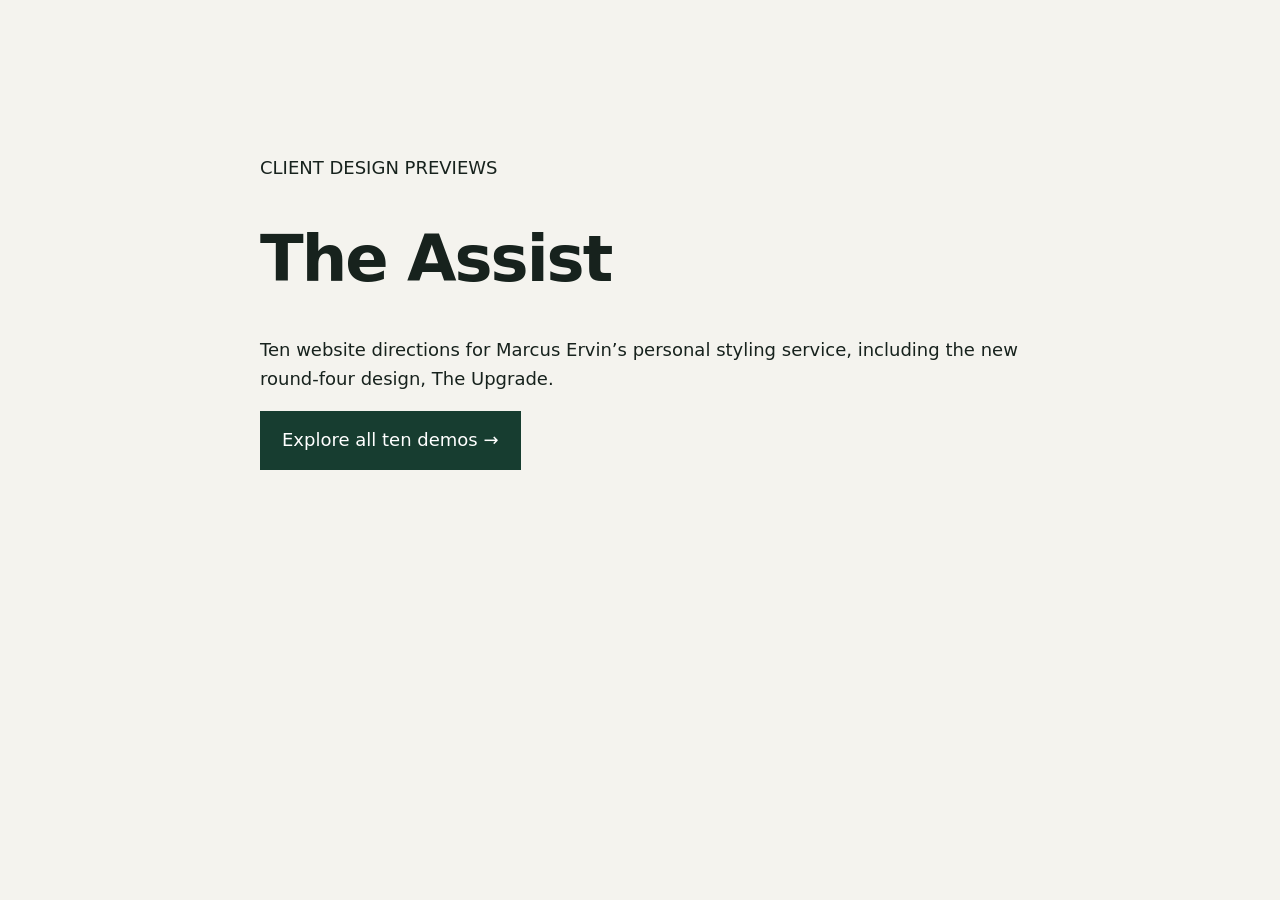
<file: index.html>
<!doctype html><html lang="en"><meta charset="utf-8"><meta name="viewport" content="width=device-width,initial-scale=1"><meta name="robots" content="noindex,nofollow"><title>Client design previews</title><style>body{margin:0;background:#f4f3ee;color:#17221d;font:18px/1.6 system-ui,sans-serif}main{max-width:760px;margin:12vh auto;padding:28px}h1{font-size:clamp(38px,7vw,64px);line-height:1.05;letter-spacing:-2px}a{display:inline-block;padding:15px 22px;background:#173d30;color:white;text-decoration:none}a:focus-visible{outline:3px solid #c15342;outline-offset:5px}</style><main><p>CLIENT DESIGN PREVIEWS</p><h1>The Assist</h1><p>Ten website directions for Marcus Ervin’s personal styling service, including the new round-four design, The Upgrade.</p><a href="the-assist/">Explore all ten demos →</a></main></html>
</file>
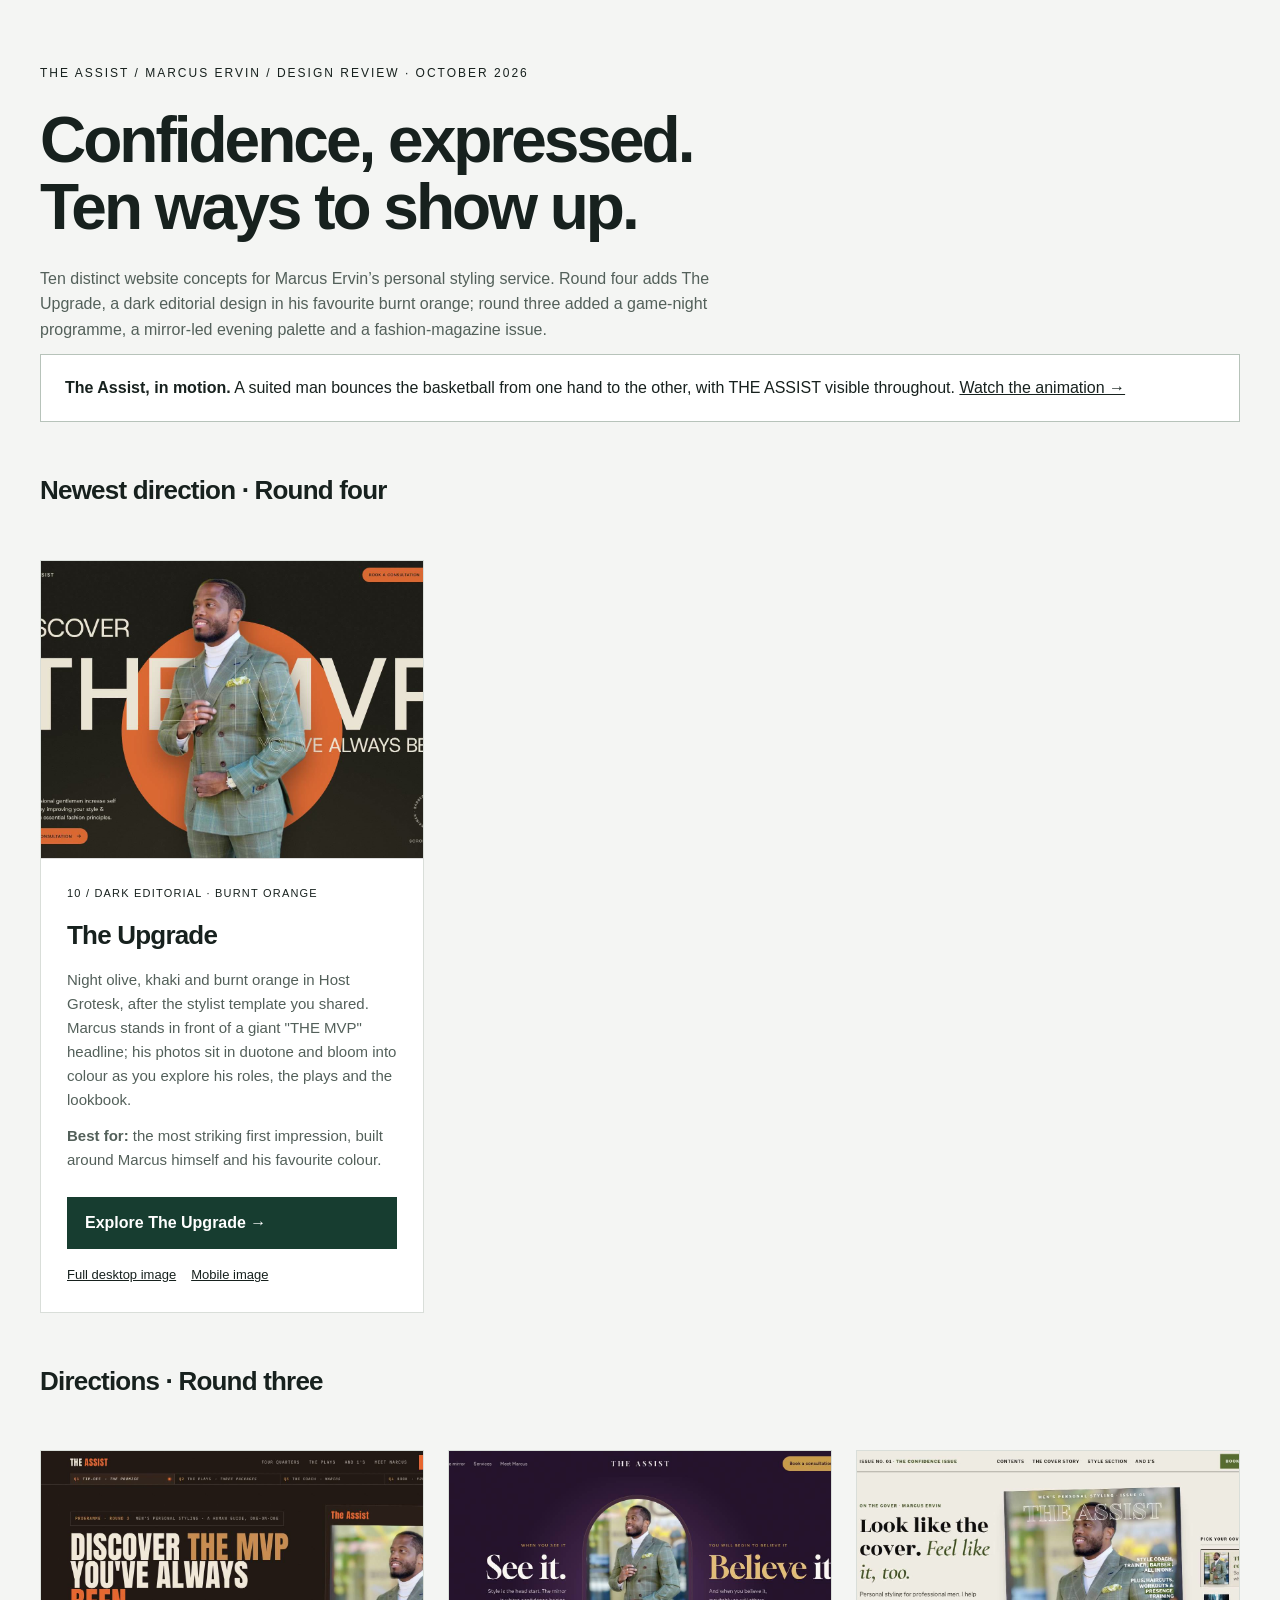
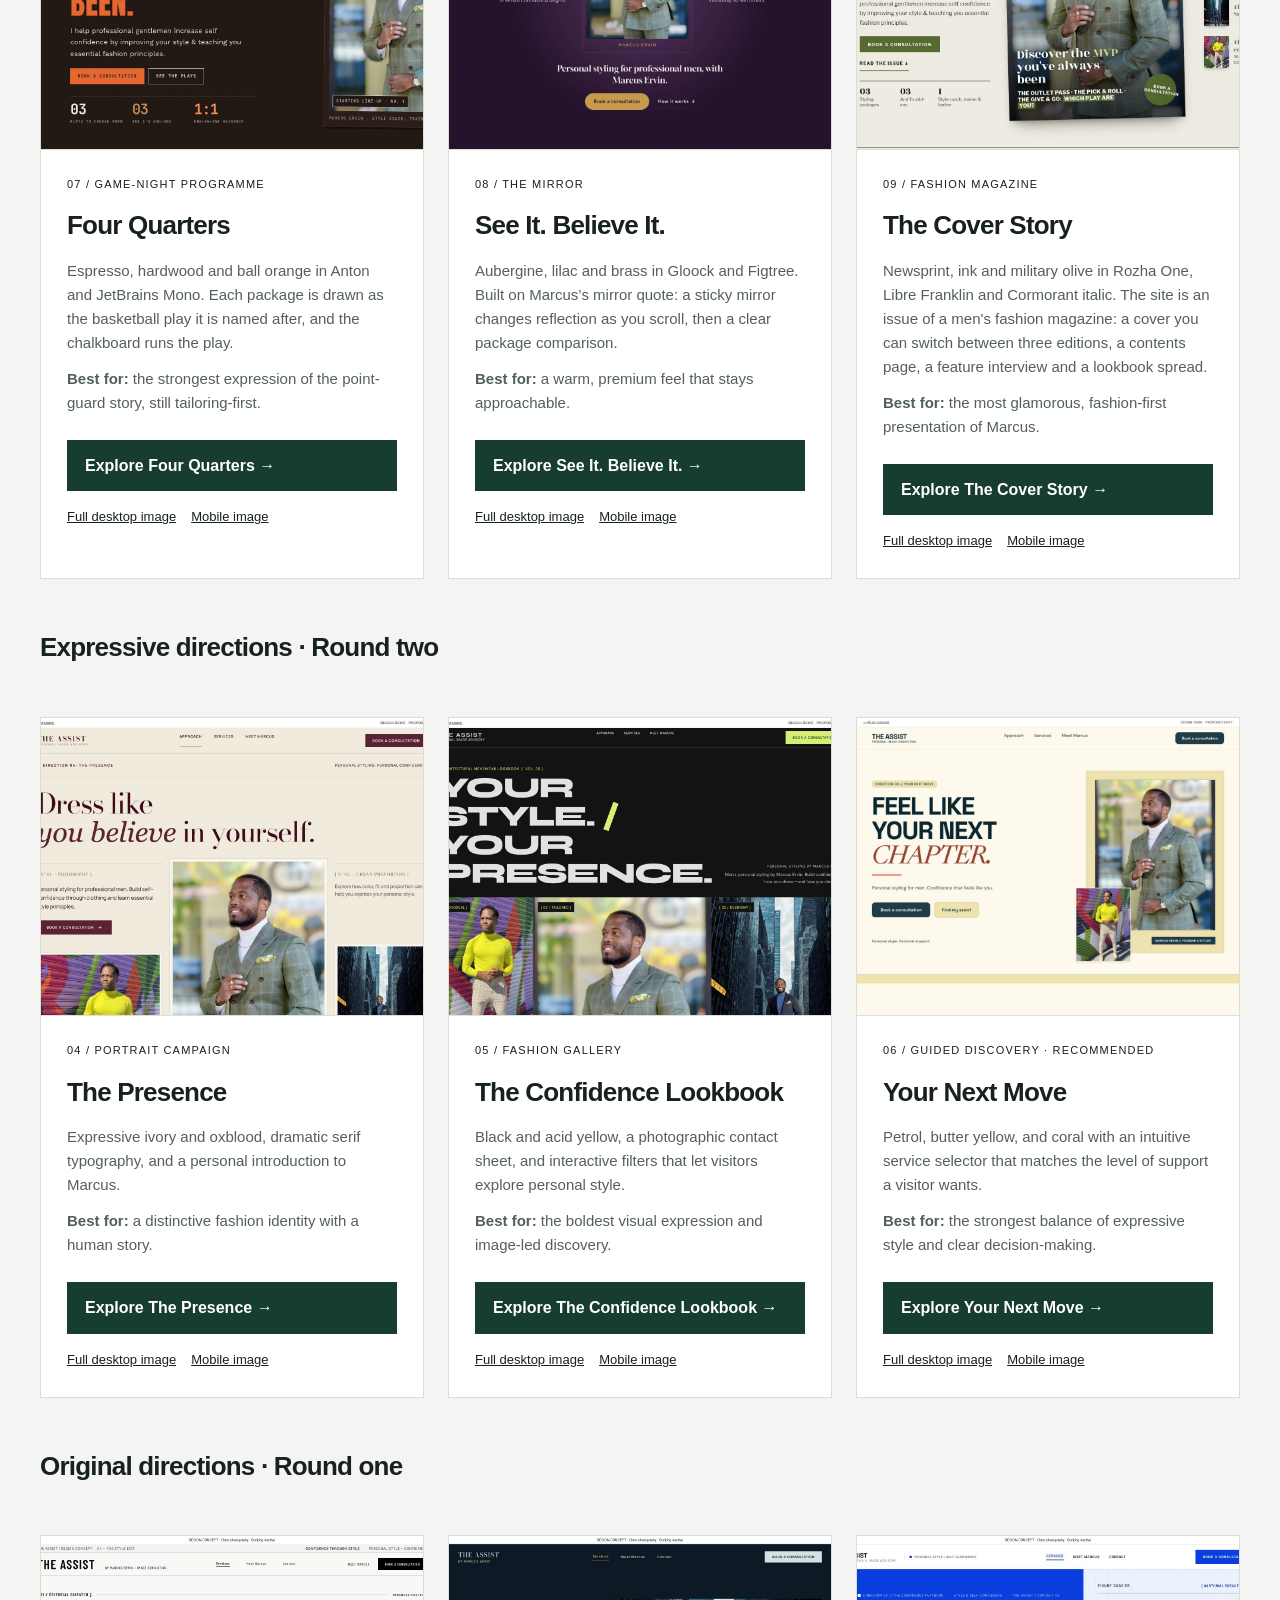
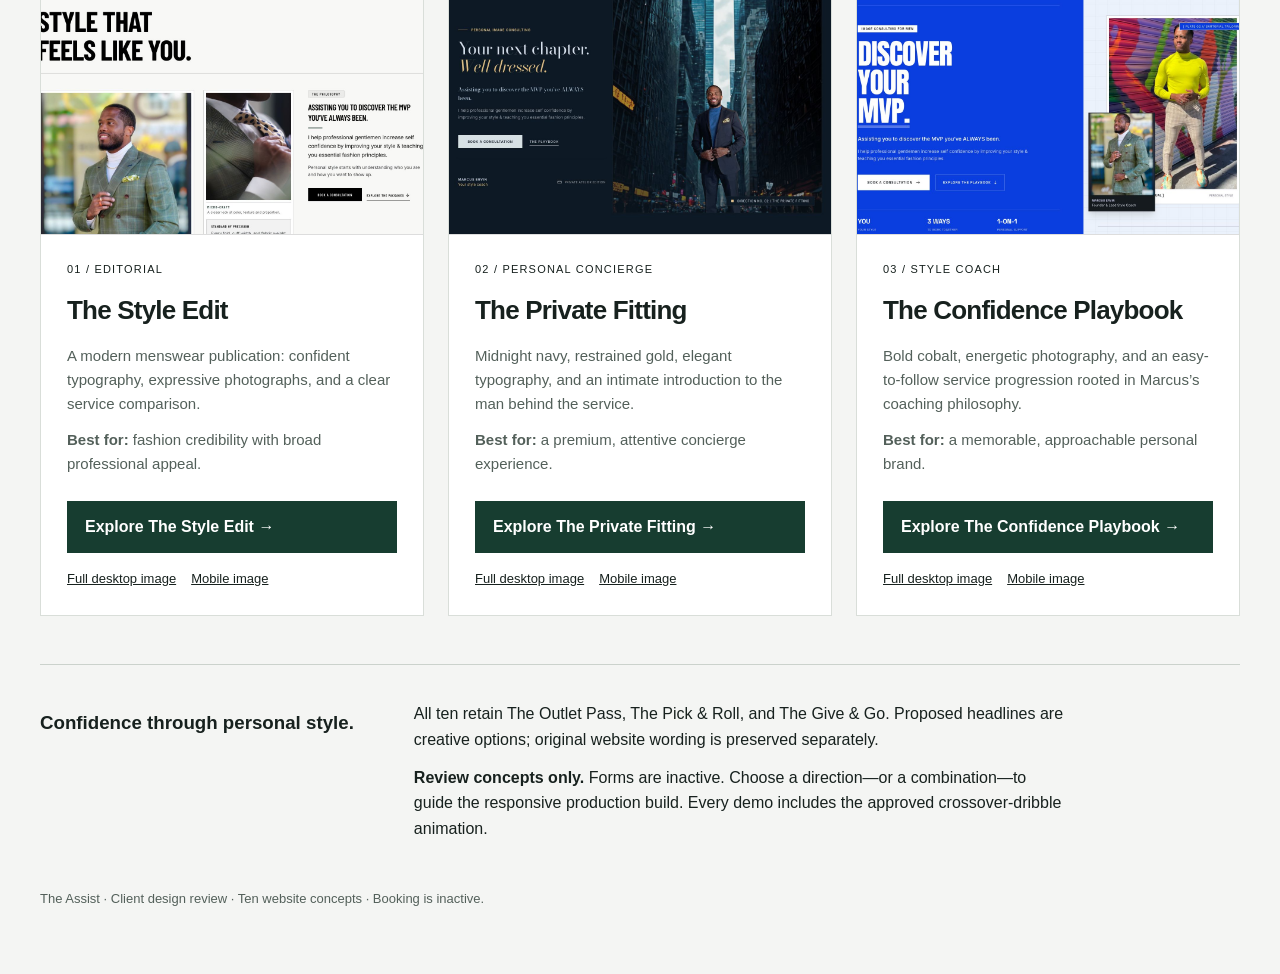
<file: the-assist/index.html>
<!doctype html><html lang="en"><meta charset="utf-8"><meta name="viewport" content="width=device-width,initial-scale=1"><title>The Assist — Client design review</title><meta name="robots" content="noindex,nofollow"><style>*{box-sizing:border-box}body{margin:0;background:#f4f5f3;color:#17211e;font:16px/1.6 -apple-system,BlinkMacSystemFont,Arial,sans-serif}main{max-width:1440px;padding:64px 40px;margin:auto}.eyebrow{font-size:12px;letter-spacing:2px;text-transform:uppercase}h1{font-size:clamp(40px,5vw,70px);line-height:1.05;letter-spacing:-3px;margin:24px 0}header p{max-width:690px;color:#53605a}.grid{display:grid;grid-template-columns:repeat(3,minmax(0,1fr));gap:24px;margin:48px 0}article{background:#fff;border:1px solid #d9ded9}article img{width:100%;display:block;aspect-ratio:1.28;object-fit:cover;object-position:top;border-bottom:1px solid #ddd}.body{padding:26px}h2{font-size:26px;letter-spacing:-.8px;margin:12px 0}p{margin:12px 0}article p{font-size:15px;color:#53605a}a{color:inherit}.action{display:block;text-decoration:none;background:#173d30;color:white;padding:13px 18px;margin-top:25px;font-weight:600}.secondary{font-size:13px;margin-top:16px;display:flex;gap:15px}.tag{font-size:11px;letter-spacing:1.2px;text-transform:uppercase}.rule{border-top:1px solid #cbd2cc;padding-top:24px;display:flex;gap:60px}.rule p{max-width:650px}footer{margin-top:36px;font-size:13px;color:#53605a}a:focus-visible{outline:3px solid blue;outline-offset:4px}@media(max-width:850px){main{padding:32px 20px}.grid{grid-template-columns:1fr}.rule{display:block}h1{letter-spacing:-1px}article img{aspect-ratio:1.4}}</style><main><header><div class="eyebrow">The Assist / Marcus Ervin / Design review · October 2026</div><h1>Confidence, expressed.<br>Ten ways to show up.</h1><p>Ten distinct website concepts for Marcus Ervin’s personal styling service. Round four adds The Upgrade, a dark editorial design in his favourite burnt orange; round three added a game-night programme, a mirror-led evening palette and a fashion-magazine issue.</p></header><p style="padding:20px 24px;border:1px solid #b7c3ba;background:#fff"><b>The Assist, in motion.</b> A suited man bounces the basketball from one hand to the other, with THE ASSIST visible throughout. <a href="animation-preview.html">Watch the animation →</a></p><h2 style="margin:48px 0 0">Newest direction · Round four</h2><section class="grid"><article><a href="concepts/10-upgrade.html"><img src="concepts/10-upgrade-hero.jpg" alt="The Upgrade: Marcus cut out in front of a giant THE MVP headline with a burnt-orange circle on a dark grainy ground"></a><div class="body"><div class="tag">10 / Dark editorial · Burnt orange</div><h2>The Upgrade</h2><p>Night olive, khaki and burnt orange in Host Grotesk, after the stylist template you shared. Marcus stands in front of a giant "THE MVP" headline; his photos sit in duotone and bloom into colour as you explore his roles, the plays and the lookbook.</p><p><b>Best for:</b> the most striking first impression, built around Marcus himself and his favourite colour.</p><a class="action" href="concepts/10-upgrade.html">Explore The Upgrade →</a><div class="secondary"><a href="concepts/10-upgrade-desktop.jpg">Full desktop image</a><a href="concepts/10-upgrade-mobile.jpg">Mobile image</a></div></div></article></section><h2 style="margin:48px 0 0">Directions · Round three</h2><section class="grid"><article><a href="concepts/07-four-quarters.html"><img src="concepts/07-four-quarters-hero.jpg" alt="Four Quarters: espresso and basketball-orange game-night programme with Marcus in a sage suit"></a><div class="body"><div class="tag">07 / Game-night programme</div><h2>Four Quarters</h2><p>Espresso, hardwood and ball orange in Anton and JetBrains Mono. Each package is drawn as the basketball play it is named after, and the chalkboard runs the play.</p><p><b>Best for:</b> the strongest expression of the point-guard story, still tailoring-first.</p><a class="action" href="concepts/07-four-quarters.html">Explore Four Quarters →</a><div class="secondary"><a href="concepts/07-four-quarters-desktop.jpg">Full desktop image</a><a href="concepts/07-four-quarters-mobile.jpg">Mobile image</a></div></div></article><article><a href="concepts/08-see-it.html"><img src="concepts/08-see-it-hero.jpg" alt="See It. Believe It.: aubergine and brass with Marcus framed in an arched mirror"></a><div class="body"><div class="tag">08 / The mirror</div><h2>See It. Believe It.</h2><p>Aubergine, lilac and brass in Gloock and Figtree. Built on Marcus’s mirror quote: a sticky mirror changes reflection as you scroll, then a clear package comparison.</p><p><b>Best for:</b> a warm, premium feel that stays approachable.</p><a class="action" href="concepts/08-see-it.html">Explore See It. Believe It. →</a><div class="secondary"><a href="concepts/08-see-it-desktop.jpg">Full desktop image</a><a href="concepts/08-see-it-mobile.jpg">Mobile image</a></div></div></article><article><a href="concepts/09-cover-story.html"><img src="concepts/09-cover-story-hero.jpg" alt="The Cover Story: a fashion-magazine cover of Marcus in a sage suit under an outlined THE ASSIST masthead on newsprint"></a><div class="body"><div class="tag">09 / Fashion magazine</div><h2>The Cover Story</h2><p>Newsprint, ink and military olive in Rozha One, Libre Franklin and Cormorant italic. The site is an issue of a men's fashion magazine: a cover you can switch between three editions, a contents page, a feature interview and a lookbook spread.</p><p><b>Best for:</b> the most glamorous, fashion-first presentation of Marcus.</p><a class="action" href="concepts/09-cover-story.html">Explore The Cover Story →</a><div class="secondary"><a href="concepts/09-cover-story-desktop.jpg">Full desktop image</a><a href="concepts/09-cover-story-mobile.jpg">Mobile image</a></div></div></article></section><h2 style="margin:48px 0 0">Expressive directions · Round two</h2><section class="grid"><article><a href="concepts/04-presence.html"><img src="concepts/04-presence-hero.jpg" alt="The Presence desktop design preview"></a><div class="body"><div class="tag">04 / Portrait campaign</div><h2>The Presence</h2><p>Expressive ivory and oxblood, dramatic serif typography, and a personal introduction to Marcus.</p><p><b>Best for:</b> a distinctive fashion identity with a human story.</p><a class="action" href="concepts/04-presence.html">Explore The Presence →</a><div class="secondary"><a href="concepts/04-presence-desktop.jpg">Full desktop image</a><a href="concepts/04-presence-mobile.jpg">Mobile image</a></div></div></article><article><a href="concepts/05-lookbook.html"><img src="concepts/05-lookbook-hero.jpg" alt="The Confidence Lookbook desktop design preview"></a><div class="body"><div class="tag">05 / Fashion gallery</div><h2>The Confidence Lookbook</h2><p>Black and acid yellow, a photographic contact sheet, and interactive filters that let visitors explore personal style.</p><p><b>Best for:</b> the boldest visual expression and image-led discovery.</p><a class="action" href="concepts/05-lookbook.html">Explore The Confidence Lookbook →</a><div class="secondary"><a href="concepts/05-lookbook-desktop.jpg">Full desktop image</a><a href="concepts/05-lookbook-mobile.jpg">Mobile image</a></div></div></article><article><a href="concepts/06-next-move.html"><img src="concepts/06-next-move-hero.jpg" alt="Your Next Move desktop design preview"></a><div class="body"><div class="tag">06 / Guided discovery · Recommended</div><h2>Your Next Move</h2><p>Petrol, butter yellow, and coral with an intuitive service selector that matches the level of support a visitor wants.</p><p><b>Best for:</b> the strongest balance of expressive style and clear decision-making.</p><a class="action" href="concepts/06-next-move.html">Explore Your Next Move →</a><div class="secondary"><a href="concepts/06-next-move-desktop.jpg">Full desktop image</a><a href="concepts/06-next-move-mobile.jpg">Mobile image</a></div></div></article></section><h2>Original directions · Round one</h2><section class="grid"><article><a href="concepts/01-editorial.html"><img src="concepts/01-editorial-hero.jpg" alt="The Style Edit: large black typography on white, Marcus in a sage suit"></a><div class="body"><div class="tag">01 / Editorial</div><h2>The Style Edit</h2><p>A modern menswear publication: confident typography, expressive photographs, and a clear service comparison.</p><p><b>Best for:</b> fashion credibility with broad professional appeal.</p><a class="action" href="concepts/01-editorial.html">Explore The Style Edit →</a><div class="secondary"><a href="concepts/01-editorial-desktop.jpg">Full desktop image</a><a href="concepts/01-editorial-mobile.jpg">Mobile image</a></div></div></article><article><a href="concepts/02-concierge.html"><img src="concepts/02-concierge-hero.jpg" alt="The Private Fitting: midnight navy, elegant typography, Marcus's city portrait"></a><div class="body"><div class="tag">02 / Personal concierge</div><h2>The Private Fitting</h2><p>Midnight navy, restrained gold, elegant typography, and an intimate introduction to the man behind the service.</p><p><b>Best for:</b> a premium, attentive concierge experience.</p><a class="action" href="concepts/02-concierge.html">Explore The Private Fitting →</a><div class="secondary"><a href="concepts/02-concierge-desktop.jpg">Full desktop image</a><a href="concepts/02-concierge-mobile.jpg">Mobile image</a></div></div></article><article><a href="concepts/03-coach.html"><img src="concepts/03-coach-hero.jpg" alt="The Confidence Playbook: cobalt blue, bold headline, and colorful original portraits"></a><div class="body"><div class="tag">03 / Style coach</div><h2>The Confidence Playbook</h2><p>Bold cobalt, energetic photography, and an easy-to-follow service progression rooted in Marcus’s coaching philosophy.</p><p><b>Best for:</b> a memorable, approachable personal brand.</p><a class="action" href="concepts/03-coach.html">Explore The Confidence Playbook →</a><div class="secondary"><a href="concepts/03-coach-desktop.jpg">Full desktop image</a><a href="concepts/03-coach-mobile.jpg">Mobile image</a></div></div></article></section><section class="rule"><h3>Confidence through personal style.</h3><div><p>All ten retain The Outlet Pass, The Pick &amp; Roll, and The Give &amp; Go. Proposed headlines are creative options; original website wording is preserved separately.</p><p><b>Review concepts only.</b> Forms are inactive. Choose a direction—or a combination—to guide the responsive production build. Every demo includes the approved crossover-dribble animation.</p></div></section><footer>The Assist · Client design review · Ten website concepts · Booking is inactive.</footer></main></html>
</file>
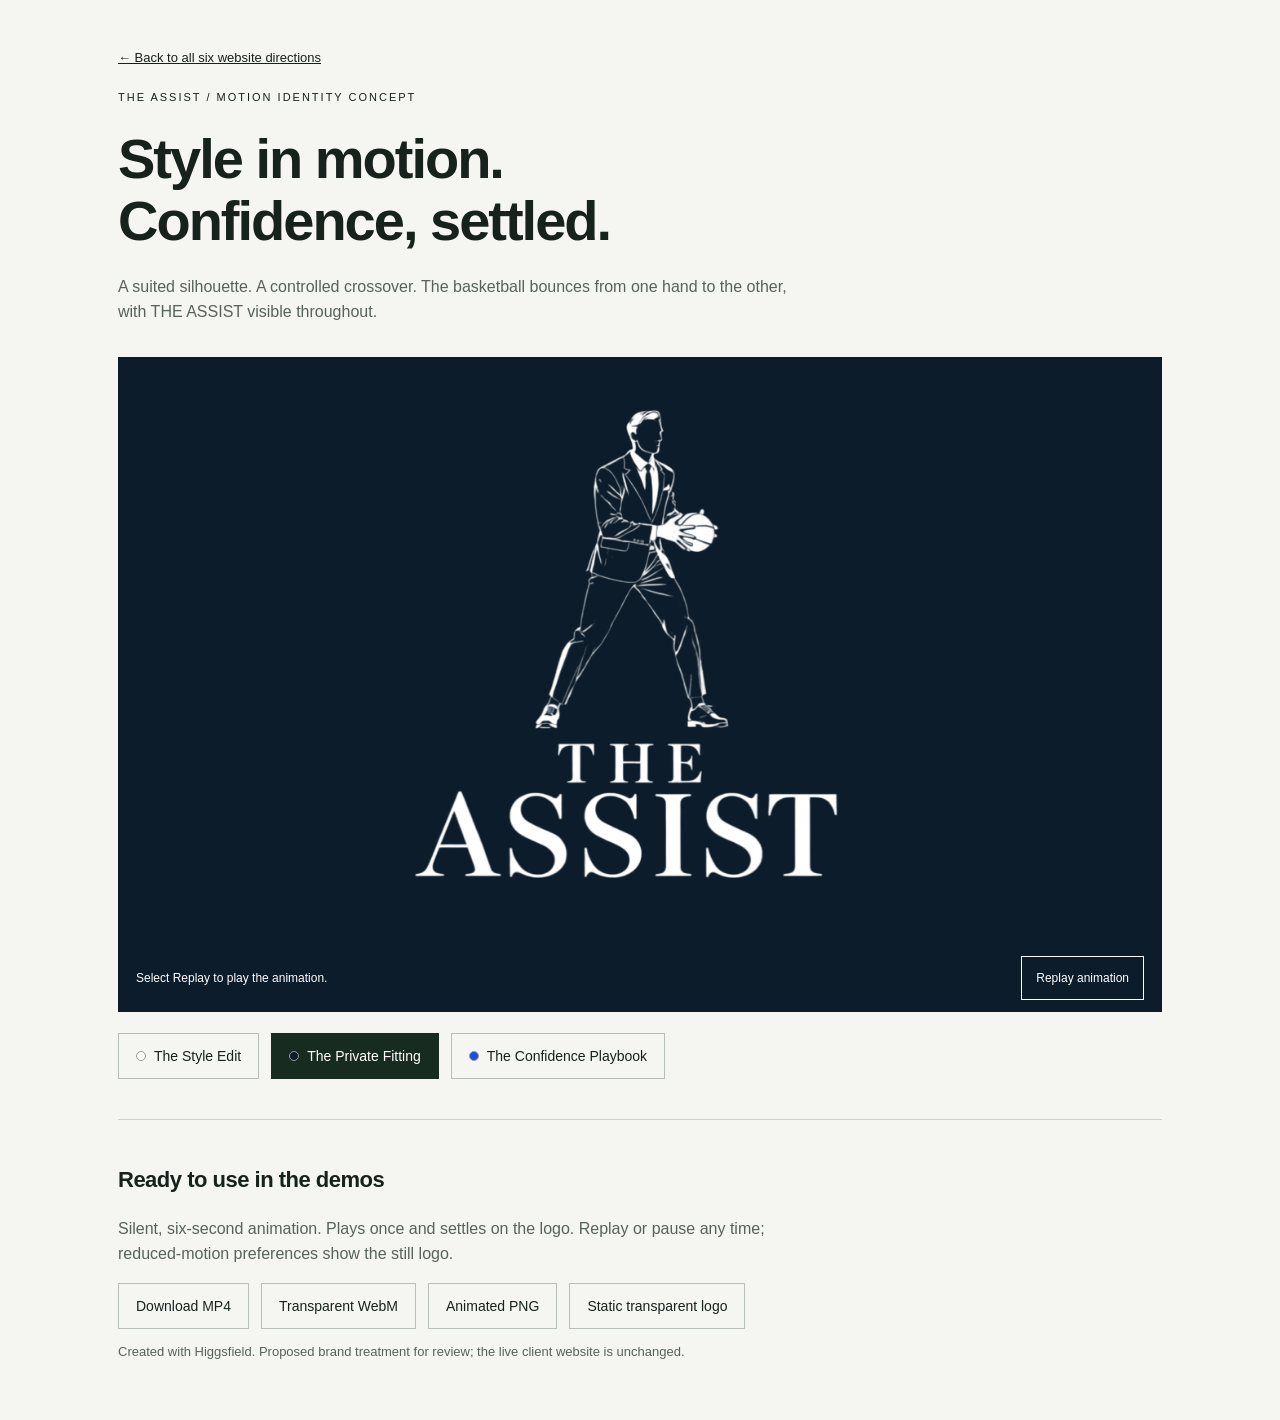
<file: the-assist/animation-preview.html>
<!doctype html>
<html lang="en"><head><meta charset="utf-8"><meta name="viewport" content="width=device-width,initial-scale=1"><title>The Assist — Crossover animation</title>
<style>*{box-sizing:border-box}body{margin:0;background:#f5f5f2;color:#17221d;font:16px/1.6 -apple-system,BlinkMacSystemFont,Arial,sans-serif}main{max-width:1100px;margin:auto;padding:44px 28px}a{color:inherit}.eyebrow{font-size:11px;letter-spacing:2px;text-transform:uppercase}h1{font-size:clamp(34px,5vw,56px);letter-spacing:-2px;line-height:1.1;margin:22px 0}p{max-width:680px;color:#58625c}.stage{position:relative;isolation:isolate;margin:32px 0 20px;aspect-ratio:16/9;overflow:hidden;background:#0c1c2a;border:1px solid #dde0da}.stage video,.stage img{display:block;width:100%;height:100%;object-fit:contain;mix-blend-mode:screen}.stage img{position:absolute;inset:0}.stage.light{background:#fff}.stage.light video,.stage.light img{filter:invert(1);mix-blend-mode:multiply}.stage.blue{background:#214be5}.stage.hide-poster img{visibility:hidden}.controls{display:flex;gap:12px;flex-wrap:wrap;align-items:center}button,.download{font:inherit;font-size:14px;padding:11px 17px;background:transparent;border:1px solid #b7bfb8;color:inherit;cursor:pointer;text-decoration:none}button[aria-pressed=true]{background:#172b20;color:white;border-color:#172b20}.play{margin-left:auto;background:#172b20;color:#fff}.dot{display:inline-block;width:10px;height:10px;margin-right:8px;border:1px solid #999;border-radius:50%;background:var(--dot)}.status{font-size:12px;min-height:20px;margin-top:12px}section{margin-top:40px;padding-top:24px;border-top:1px solid #cdd4ce}h2{font-size:22px;letter-spacing:-.5px}.downloads{display:flex;gap:12px;flex-wrap:wrap}.meta{font-size:13px;color:#58625c}.back{font-size:13px;display:inline-block;margin-bottom:20px}button:focus-visible,a:focus-visible{outline:3px solid #285bf0;outline-offset:4px}@media(max-width:600px){main{padding:28px 18px}.play{margin-left:0}.controls{gap:8px}button{font-size:12px;padding:10px 12px}h1{letter-spacing:-1px}}
@media(max-width:600px){#assist-frame{aspect-ratio:auto!important;height:355px!important}}</style><meta name="robots" content="noindex,nofollow"></head><body><main><a class="back" href="index.html">← Back to all six website directions</a><div class="eyebrow">The Assist / Motion identity concept</div><h1>Style in motion.<br>Confidence, settled.</h1><p>A suited silhouette. A controlled crossover. The basketball bounces from one hand to the other, with THE ASSIST visible throughout.</p>
<iframe id="assist-frame" title="The Assist crossover dribble animation" src="logo-animation.html?theme=navy" style="width:100%;height:auto;aspect-ratio:16/11;border:0;display:block;margin:32px 0 20px" allow="autoplay"></iframe>
<div class="controls" aria-label="Preview background"><button data-theme="light" aria-pressed="false"><span class="dot" style="--dot:#fff"></span>The Style Edit</button><button data-theme="navy" aria-pressed="true"><span class="dot" style="--dot:#0c1c2a"></span>The Private Fitting</button><button data-theme="blue" aria-pressed="false"><span class="dot" style="--dot:#214be5"></span>The Confidence Playbook</button></div>

<section><h2>Ready to use in the demos</h2><p>Silent, six-second animation. Plays once and settles on the logo. Replay or pause any time; reduced-motion preferences show the still logo.</p><div class="downloads"><a class="download" href="assets/animation/the-assist-dribble.mp4" download>Download MP4</a><a class="download" href="assets/animation/the-assist-dribble-transparent.webm" download>Transparent WebM</a><a class="download" href="assets/animation/the-assist-dribble.png" download>Animated PNG</a><a class="download" href="assets/animation/dribble-final-transparent.png" download>Static transparent logo</a></div><p class="meta">Created with Higgsfield. Proposed brand treatment for review; the live client website is unchanged.</p></section></main>
<script>
const frame=document.querySelector('#assist-frame');
document.querySelectorAll('[data-theme]').forEach(button=>button.addEventListener('click',()=>{document.querySelectorAll('[data-theme]').forEach(b=>b.setAttribute('aria-pressed',String(b===button)));frame.contentWindow.postMessage({assistTheme:button.dataset.theme},location.origin);}));
</script><script>window.addEventListener('message',e=>{if(e.origin!==location.origin||!Number.isFinite(e.data?.assistHeight))return;for(const f of document.querySelectorAll('iframe'))if(f.contentWindow===e.source){f.style.setProperty('height',Math.min(1000,Math.max(200,e.data.assistHeight))+'px','important');f.style.setProperty('aspect-ratio','auto','important');}});</script></body></html>
</file>
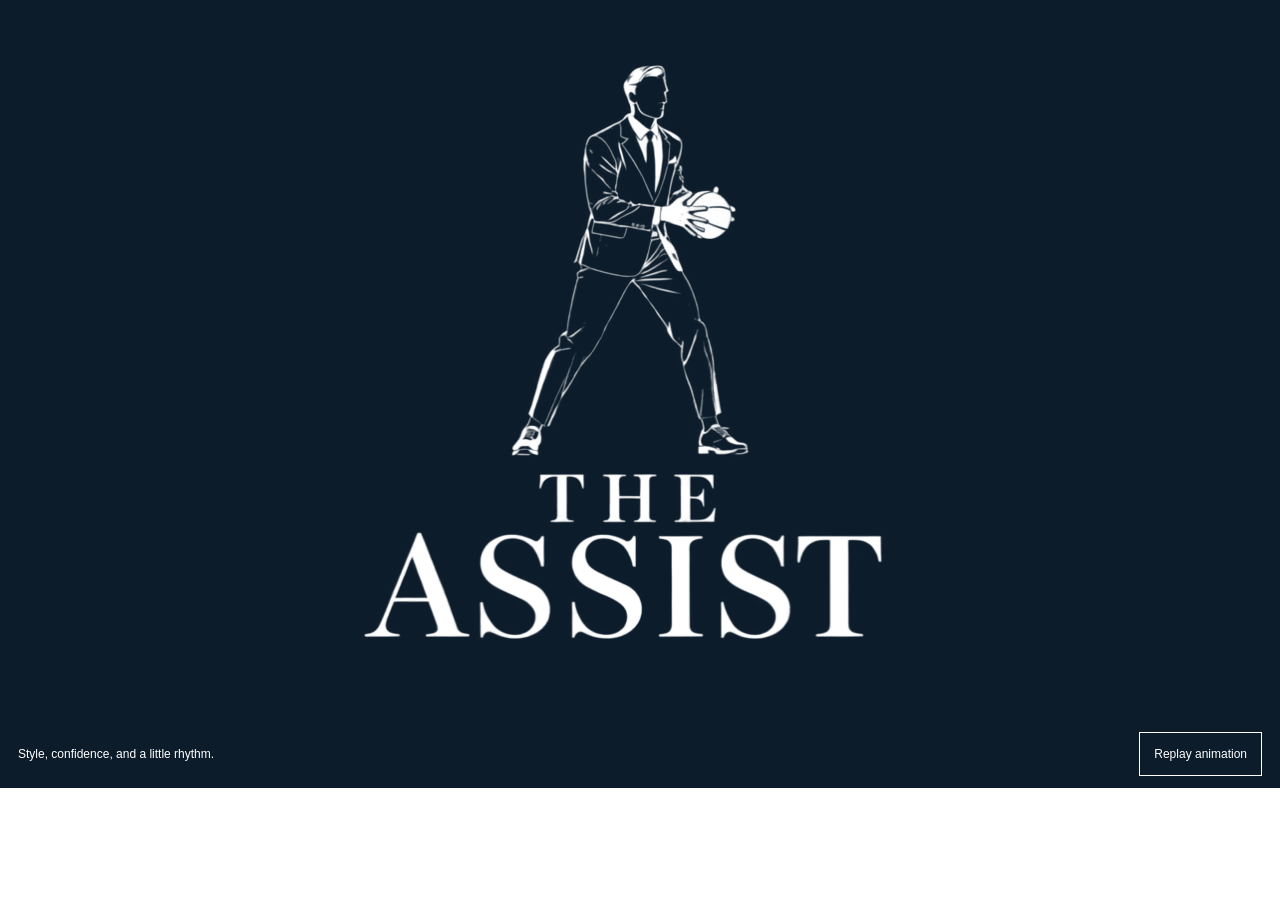
<file: the-assist/logo-animation.html>
<!doctype html><html lang="en"><head><meta charset="utf-8"><meta name="viewport" content="width=device-width,initial-scale=1"><title>The Assist — Crossover</title><style>
*{box-sizing:border-box}html,body{margin:0;font-family:Arial,sans-serif}.logo-motion{--surface:#0c1c2a;--ink:#fff;background:var(--surface);color:var(--ink)}.logo-motion[data-theme=light]{--surface:#fff;--ink:#17221d}.logo-motion[data-theme=blue]{--surface:#214be5}.art{position:relative;aspect-ratio:16/9;background:var(--surface);isolation:isolate}.art video,.art img{position:absolute;inset:0;display:block;width:100%;height:100%;object-fit:contain;mix-blend-mode:screen}.logo-motion[data-theme=light] .art video,.logo-motion[data-theme=light] .art img{filter:invert(1);mix-blend-mode:multiply}.art.playing img{visibility:hidden}.toolbar{display:flex;gap:10px;align-items:center;justify-content:space-between;padding:12px 18px}.toolbar p{margin:0;font-size:12px;line-height:1.5}.actions{display:flex;gap:8px}.actions button{font:12px Arial;color:inherit;border:1px solid currentColor;background:transparent;min-height:44px;padding:10px 14px;cursor:pointer;white-space:nowrap}.actions button:focus-visible{outline:2px solid currentColor;outline-offset:4px}[hidden]{display:none!important}@media(max-width:480px){.toolbar{flex-wrap:wrap;padding:10px 14px}.toolbar p{width:100%}}
</style><meta name="robots" content="noindex,nofollow"></head><body><div class="logo-motion" data-theme="navy"><div class="art"><video muted playsinline preload="metadata" aria-label="A suited man bouncing a basketball from hand to hand above The Assist"><source src="assets/animation/the-assist-dribble.mp4" type="video/mp4"></video><img src="assets/animation/dribble-final.png" alt="The Assist — suited man with a basketball"></div><div class="toolbar"><p role="status" aria-live="polite">Style, confidence, and a little rhythm.</p><div class="actions"><button id="pause" hidden>Pause</button><button id="replay">Replay animation</button></div></div></div><script src="assets/animation/dribble-player.js" defer></script></body></html>
</file>
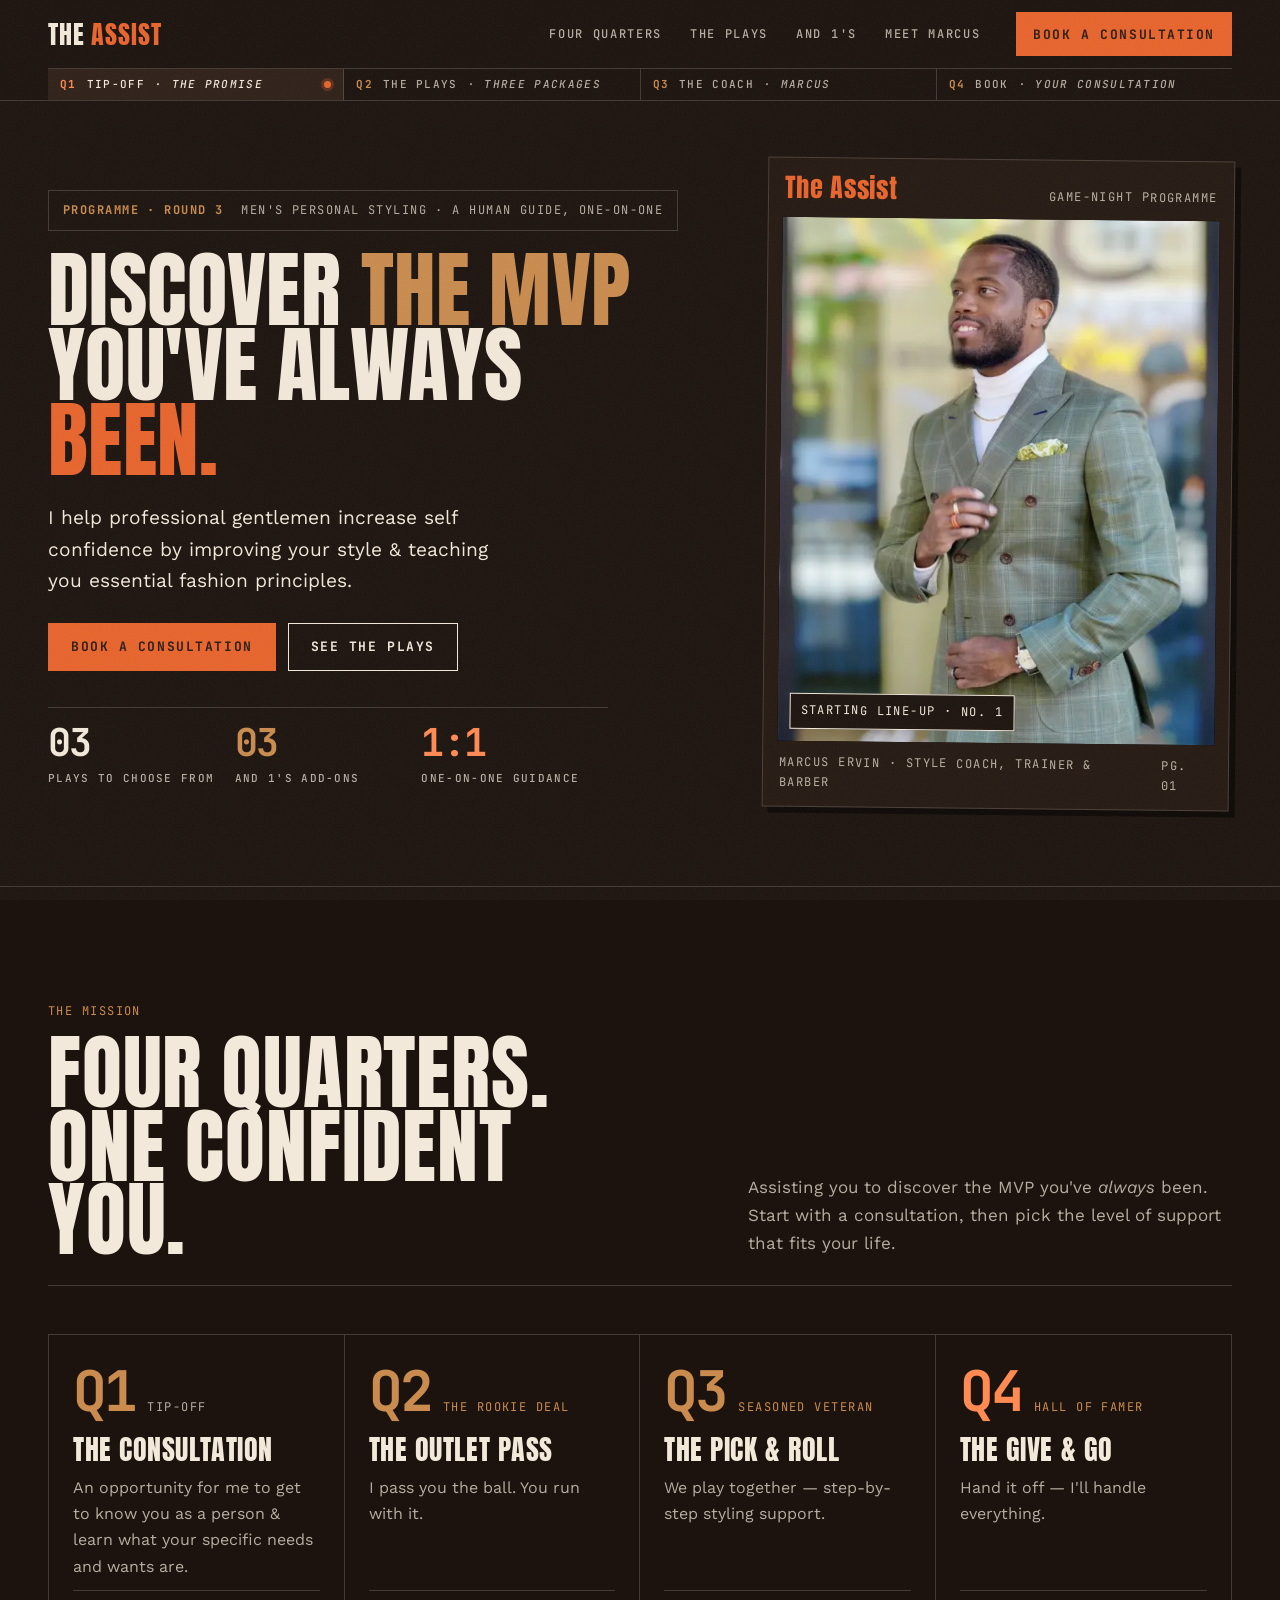
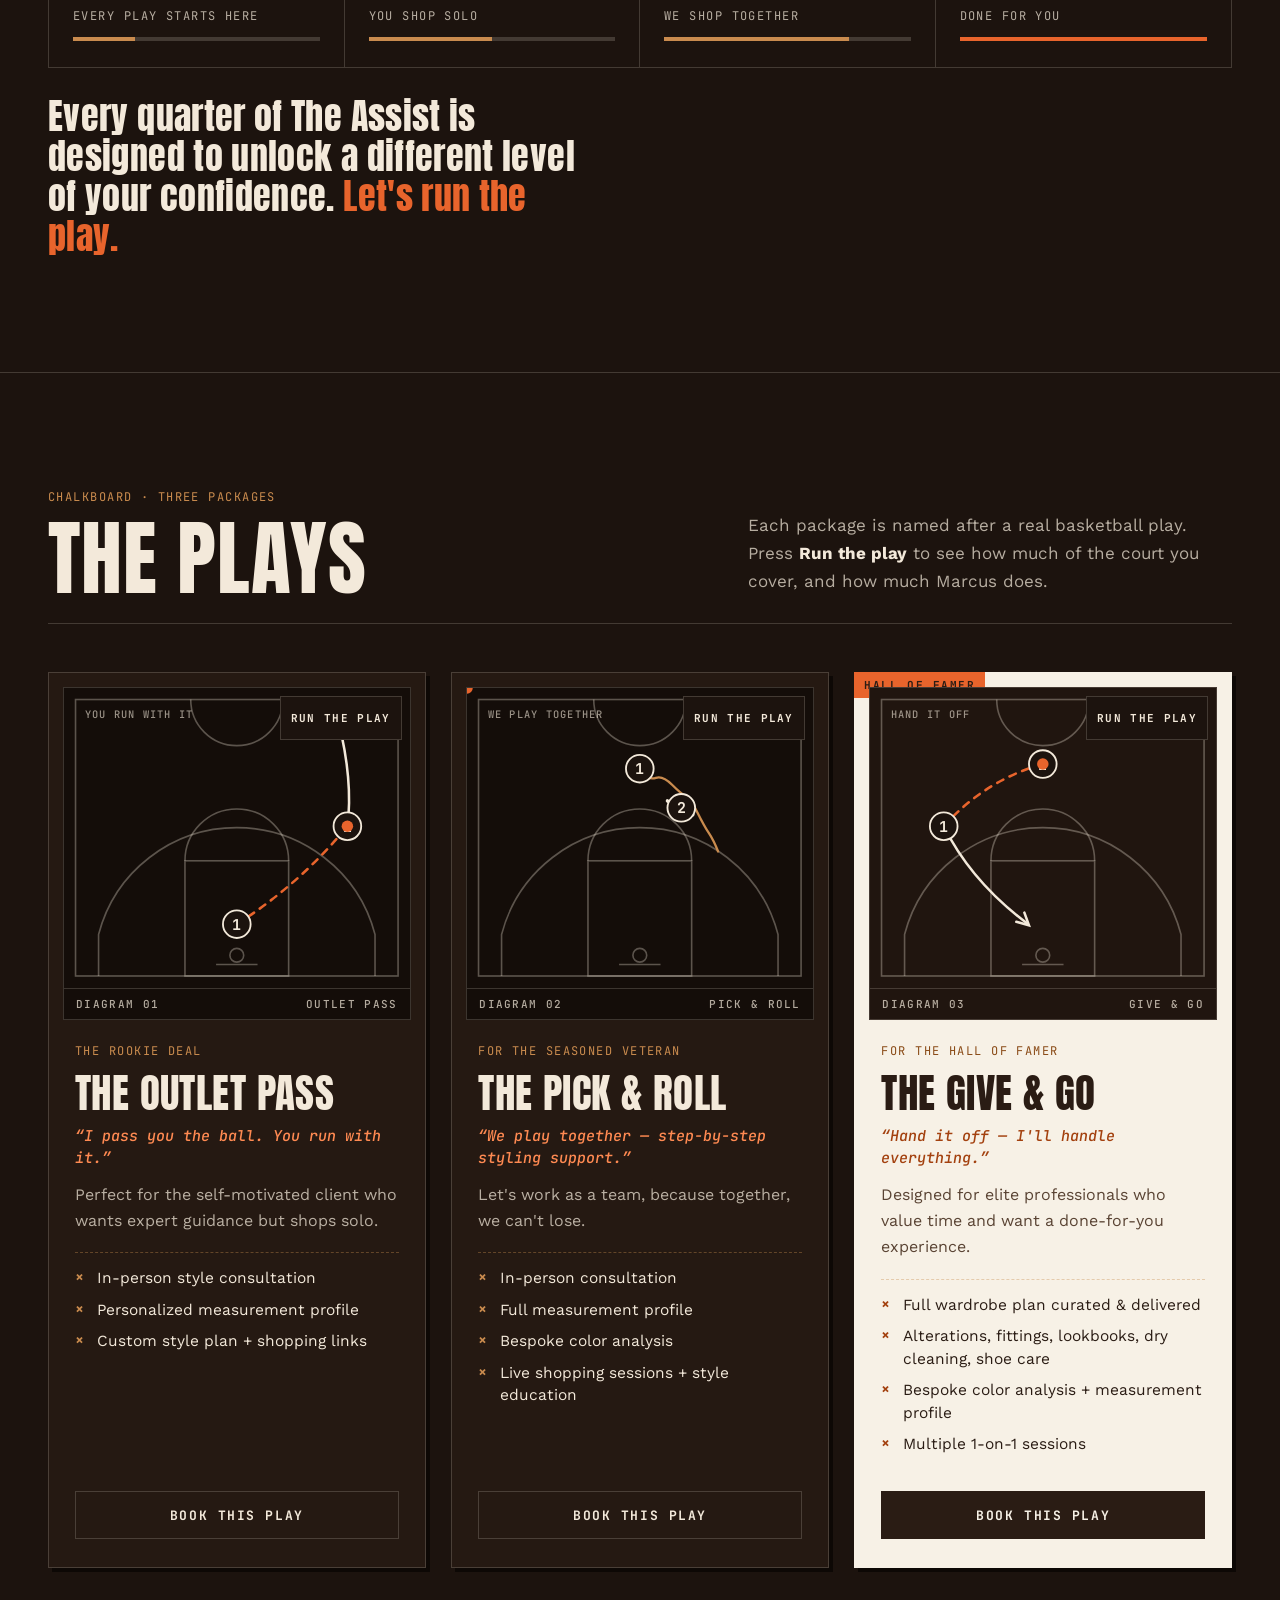
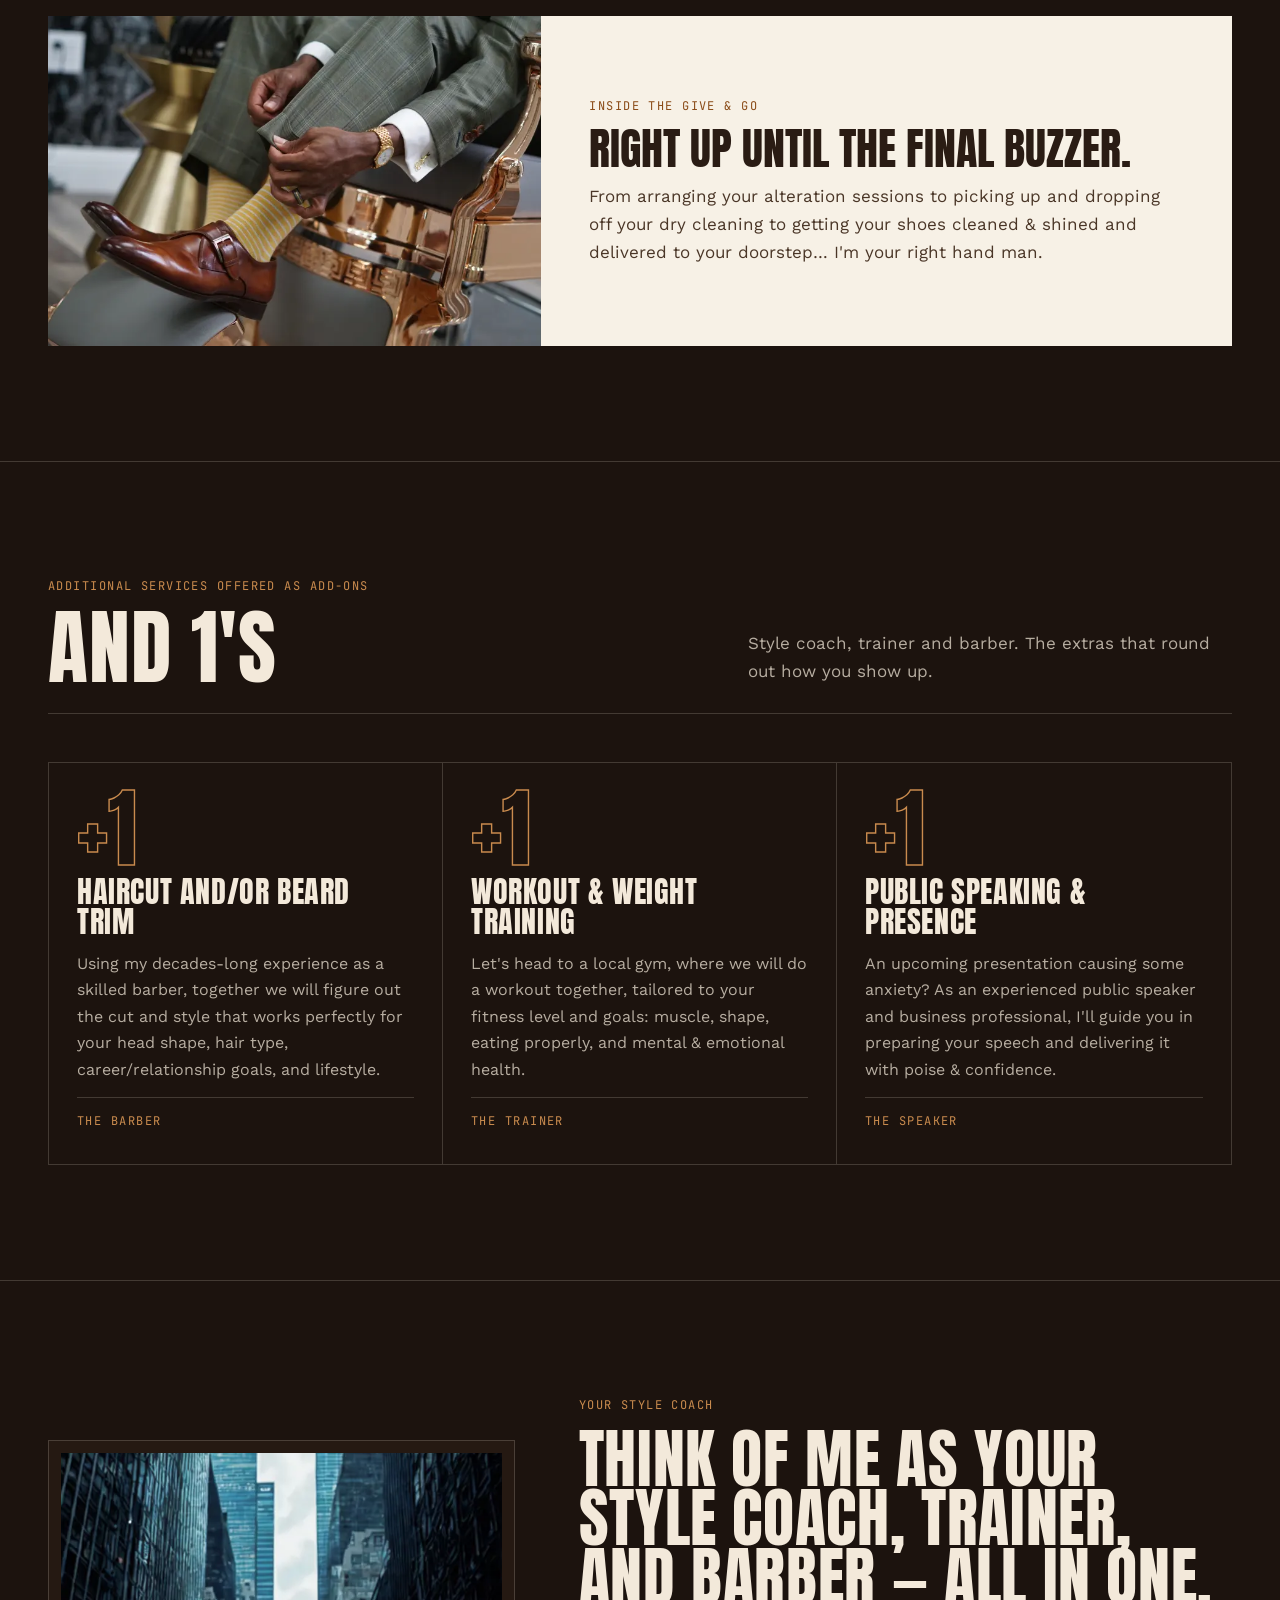
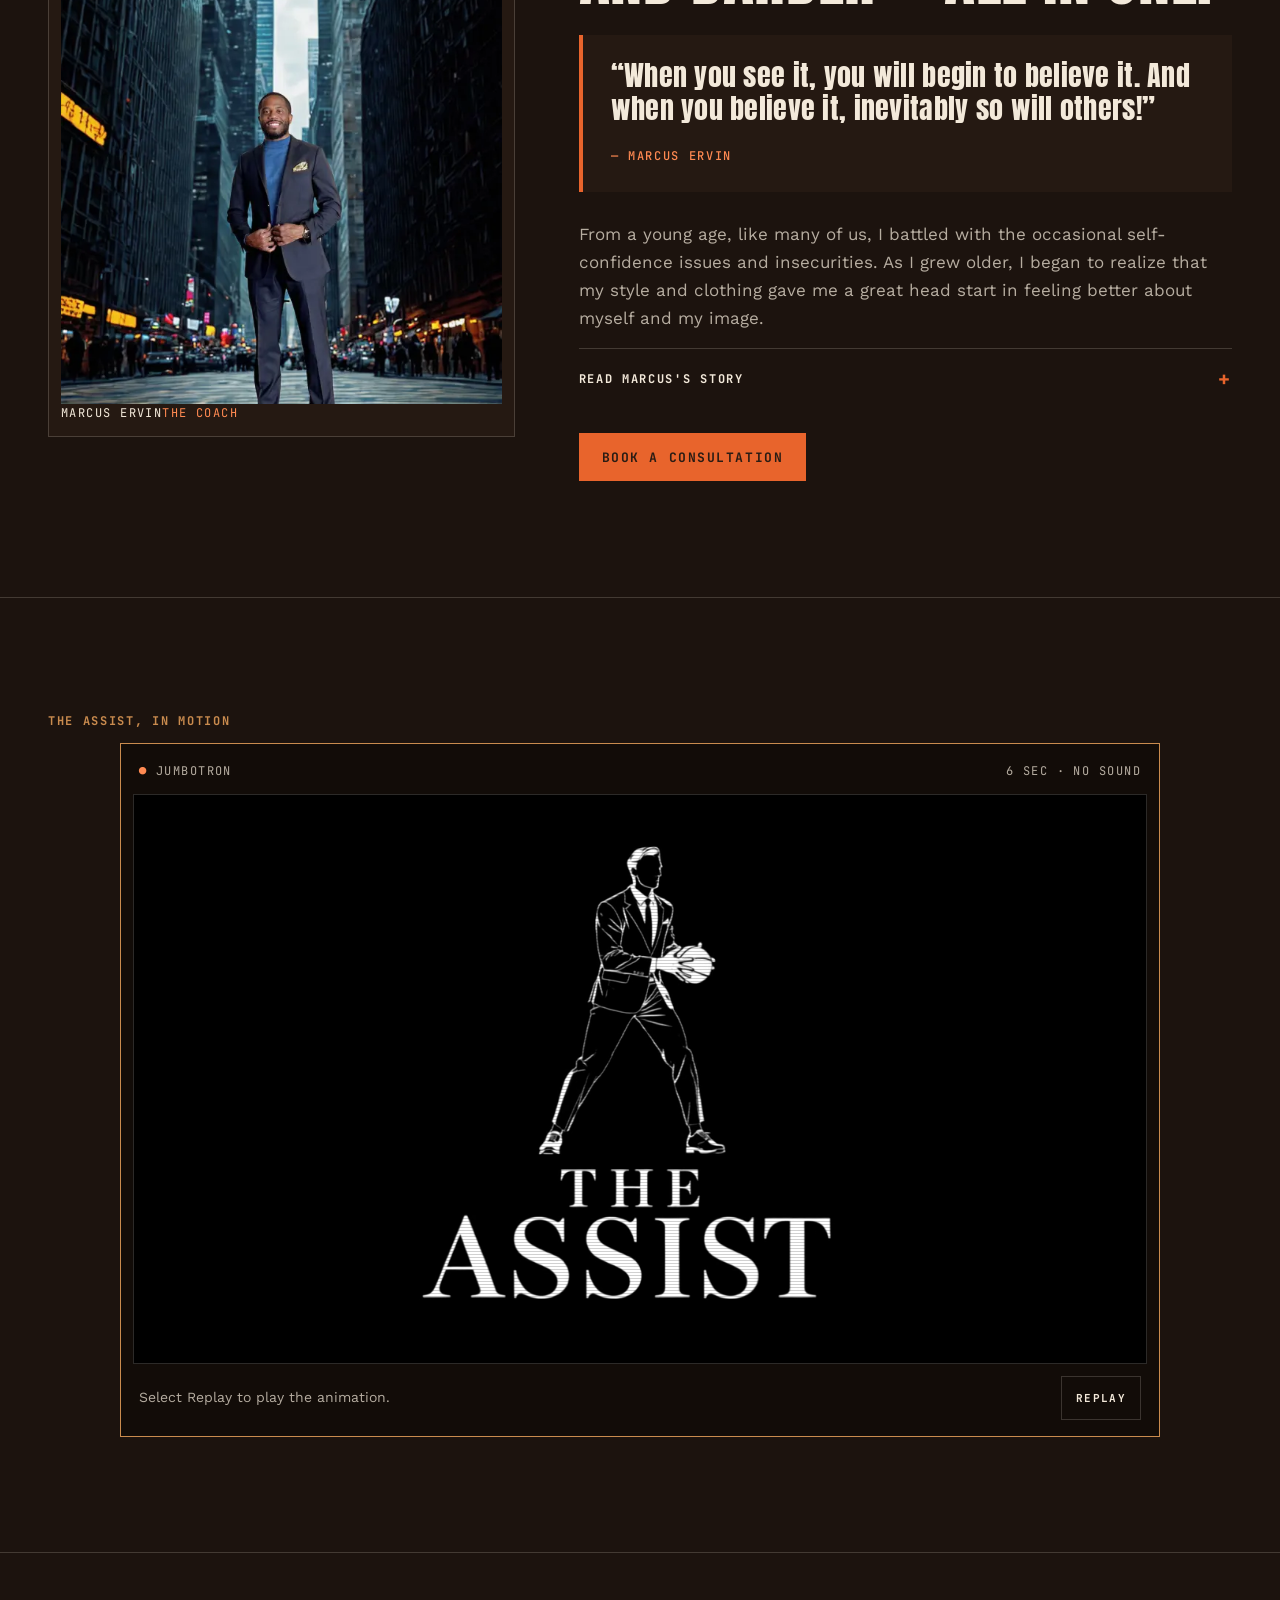
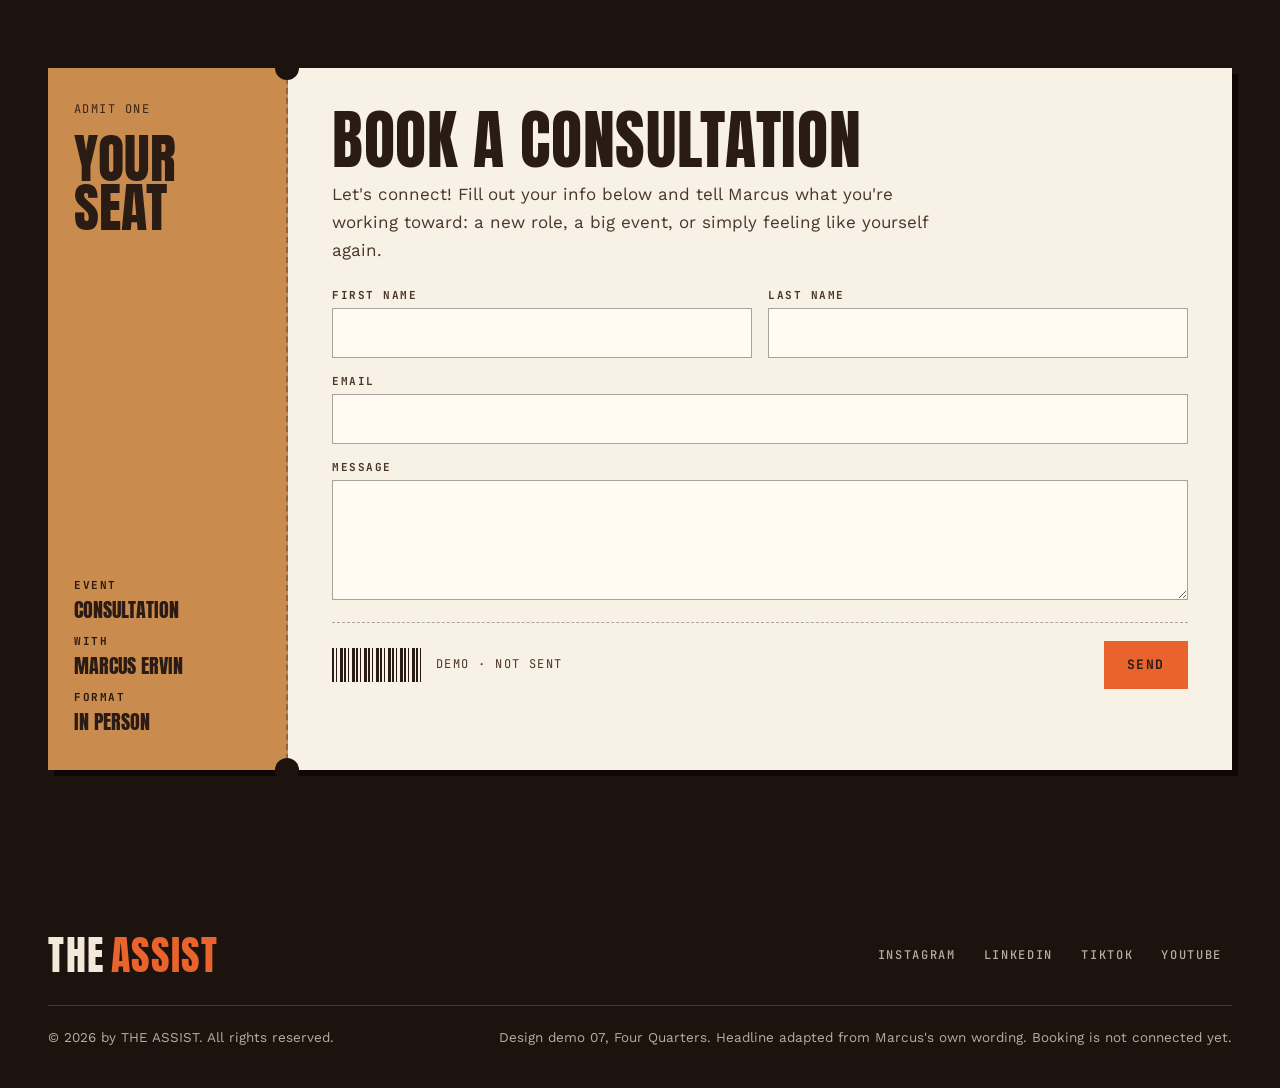
<file: the-assist/concepts/07-four-quarters.html>
<!doctype html>
<html lang="en">
<head>
<meta charset="utf-8">
<meta name="viewport" content="width=device-width, initial-scale=1">
<meta name="robots" content="noindex">
<title>The Assist — Four Quarters</title>
<meta name="description" content="Marcus Ervin helps professional gentlemen increase self-confidence by improving their style and teaching essential fashion principles. Book a consultation.">
<link rel="preconnect" href="https://fonts.googleapis.com">
<link rel="preconnect" href="https://fonts.gstatic.com" crossorigin>
<link href="https://fonts.googleapis.com/css2?family=Anton&family=JetBrains+Mono:wght@400;500;700&family=Work+Sans:wght@400;500;600&display=swap" rel="stylesheet">
<style>
:root{
  --espresso:#1c130e; --espresso-2:#251912; --espresso-3:#2f2018;
  --hardwood:#c98b4e; --hardwood-dim:rgba(201,139,78,.38);
  --orange:#e8642c; --orange-ink:#ff8a52;
  --chalk:#f3e9da; --chalk-dim:rgba(243,233,218,.72); --chalk-line:rgba(243,233,218,.18);
  --court:#f7f1e6; --ink:#2a1c14;
  --display:'Anton',Impact,'Arial Narrow',sans-serif;
  --mono:'JetBrains Mono',ui-monospace,Menlo,monospace;
  --body:'Work Sans',system-ui,sans-serif;
  --pad:clamp(16px,4vw,48px);
  --max:1360px;
}
*,*::before,*::after{box-sizing:border-box}
html{scroll-behavior:smooth;scroll-padding-top:110px}
@media (prefers-reduced-motion:reduce){html{scroll-behavior:auto}}
body{margin:0;background:var(--espresso);color:var(--chalk);font:400 17px/1.65 var(--body);-webkit-font-smoothing:antialiased;overflow-x:hidden}
img{display:block;max-width:100%;height:auto}
a{color:inherit}
:focus-visible{outline:3px solid var(--orange);outline-offset:3px}
.wrap{max-width:var(--max);margin:0 auto;padding:0 var(--pad)}
.mono{font-family:var(--mono);font-size:12px;letter-spacing:.12em;text-transform:uppercase}
.skip{position:absolute;left:-999px;top:8px;background:var(--orange);color:var(--ink);padding:12px 16px;z-index:100}
.skip:focus{left:8px}
/* grain */
body::before{content:"";position:fixed;inset:0;pointer-events:none;z-index:90;opacity:.07;background-image:url("data:image/svg+xml,%3Csvg xmlns='http://www.w3.org/2000/svg' width='160' height='160'%3E%3Cfilter id='n'%3E%3CfeTurbulence type='fractalNoise' baseFrequency='.9' numOctaves='2' stitchTiles='stitch'/%3E%3C/filter%3E%3Crect width='100%25' height='100%25' filter='url(%23n)'/%3E%3C/svg%3E")}

/* buttons */
.btn{display:inline-flex;align-items:center;justify-content:center;gap:10px;min-height:48px;padding:12px 22px;font:700 13px/1 var(--mono);letter-spacing:.12em;text-transform:uppercase;text-decoration:none;border:1px solid var(--orange);background:var(--orange);color:var(--ink);transition:transform .16s ease,box-shadow .16s ease,background .16s}
.btn:hover{transform:translate(-2px,-2px);box-shadow:3px 3px 0 #000}
.btn:active{transform:none;box-shadow:none}
.btn--ghost{background:transparent;color:var(--chalk);border-color:var(--chalk)}
.btn--ghost:hover{background:var(--chalk);color:var(--espresso)}

/* header */
.top{position:sticky;top:0;z-index:50;background:rgba(28,19,14,.94);backdrop-filter:saturate(1.2) blur(6px);border-bottom:1px solid var(--chalk-line)}
.top__row{display:flex;align-items:center;gap:24px;min-height:68px}
.brand{font:400 26px/1 var(--display);letter-spacing:.04em;text-decoration:none;color:var(--chalk);display:flex;align-items:center;gap:6px;min-height:44px}
.brand b{font-weight:400;color:var(--orange)}
.nav{display:flex;gap:4px;margin-left:auto}
.nav a{font:500 12px/1 var(--mono);letter-spacing:.14em;text-transform:uppercase;text-decoration:none;padding:16px 12px;color:var(--chalk-dim)}
.nav a:hover{color:var(--chalk)}
.nav a.btn,.nav[data-open="true"] a.btn{color:var(--ink)}
.top .btn{min-height:44px;padding:10px 16px}
.menu-btn{display:none;margin-left:auto;min-height:44px;min-width:44px;background:none;border:1px solid var(--chalk-line);color:var(--chalk);font:700 12px var(--mono);letter-spacing:.12em;text-transform:uppercase;padding:0 14px}
.ticker{display:flex;border-top:1px solid var(--chalk-line);overflow:hidden}
.ticker a{flex:1;display:flex;gap:10px;align-items:center;padding:9px 12px;text-decoration:none;font:500 11px/1.2 var(--mono);letter-spacing:.12em;text-transform:uppercase;color:var(--chalk-dim);border-right:1px solid var(--chalk-line);transition:background .2s,color .2s}
.ticker a:last-child{border-right:0}
.ticker a span{color:var(--hardwood);font-weight:700}
.ticker a.is-live{background:var(--espresso-3);color:var(--chalk)}
.ticker a.is-live span{color:var(--orange-ink)}
.ticker a.is-live::after{content:"";width:7px;height:7px;border-radius:50%;background:var(--orange);margin-left:auto;box-shadow:0 0 0 3px rgba(232,100,44,.25)}

/* hero */
.hero{padding:clamp(32px,4.5vw,64px) 0 clamp(48px,6vw,88px);border-bottom:1px solid var(--chalk-line)}
.hero__grid{display:grid;grid-template-columns:minmax(0,7fr) minmax(0,5fr);gap:clamp(28px,5vw,72px);align-items:center}
.report{display:flex;flex-wrap:wrap;gap:6px 18px;border:1px solid var(--chalk-line);padding:10px 14px;color:var(--chalk-dim);margin-bottom:22px;width:max-content;max-width:100%}
.report b{color:var(--hardwood);font-weight:700}
.hero h1{font:400 clamp(44px,6.5vw,112px)/.9 var(--display);text-transform:uppercase;letter-spacing:.005em;margin:0}
.hero h1 .o{color:var(--orange)}
.hero h1 .h{color:var(--hardwood)}
.hero h1 .line{display:block;white-space:nowrap}
.hero__lede{font-size:clamp(18px,1.5vw,21px);max-width:40ch;margin:24px 0 26px;color:var(--chalk)}
.hero__cta{display:flex;flex-wrap:wrap;gap:12px}
.box{display:grid;grid-template-columns:repeat(3,1fr);margin-top:36px;border-top:1px solid var(--chalk-line);max-width:560px}
.box div{padding:16px 0 0}
.box strong{display:block;font:700 clamp(30px,3vw,44px)/1 var(--mono);letter-spacing:-.04em;color:var(--chalk)}
.box div:nth-child(2) strong{color:var(--hardwood)}
.box div:nth-child(3) strong{color:var(--orange-ink)}
.box span{font:500 11px/1.4 var(--mono);letter-spacing:.12em;text-transform:uppercase;color:var(--chalk-dim)}
.cover{border:1px solid var(--chalk-line);background:var(--espresso-2);padding:14px;box-shadow:6px 6px 0 #0d0805;transform:rotate(.6deg)}
.cover__head{display:flex;justify-content:space-between;align-items:baseline;gap:12px;padding:2px 2px 12px}
.cover__head strong{font:400 26px/1 var(--display);letter-spacing:.03em;color:var(--orange)}
.cover__img{position:relative;aspect-ratio:5/6;overflow:hidden;background:#000}
.cover__img img{width:100%;height:100%;object-fit:cover;object-position:50% 18%}
.cover__tag{position:absolute;left:12px;bottom:12px;background:var(--espresso);border:1px solid var(--chalk);padding:7px 10px}
.cover__foot{display:flex;justify-content:space-between;gap:12px;padding:12px 2px 0;color:var(--chalk-dim)}

/* section heads */
.sec{padding:clamp(64px,9vw,128px) 0;border-bottom:1px solid var(--chalk-line)}
.sec__head{display:grid;grid-template-columns:minmax(0,1fr) minmax(0,1fr);gap:24px 48px;align-items:end;padding-bottom:28px;margin-bottom:clamp(28px,4vw,48px);border-bottom:1px solid var(--chalk-line)}
.eyebrow{color:var(--hardwood);margin:0 0 14px}
.sec h2{font:400 clamp(44px,6.4vw,96px)/.9 var(--display);text-transform:uppercase;margin:0;letter-spacing:.01em}
.sec__head>p{margin:0;max-width:44ch;color:var(--chalk-dim);justify-self:end}

/* quarters */
.quarters{display:grid;grid-template-columns:repeat(4,minmax(0,1fr));border:1px solid var(--chalk-line)}
.q{position:relative;padding:28px 24px 26px;border-right:1px solid var(--chalk-line);display:flex;flex-direction:column;gap:10px;min-height:300px;transition:background .25s}
.q:last-child{border-right:0}
.q:hover{background:var(--espresso-2)}
.q__num{display:flex;align-items:baseline;gap:12px}
.q__num strong{font:700 56px/1 var(--mono);letter-spacing:-.05em;color:var(--hardwood)}
.q:last-child .q__num strong{color:var(--orange-ink)}
.q h3{font:400 28px/1.05 var(--display);text-transform:uppercase;margin:6px 0 0;letter-spacing:.02em}
.q__tier{color:var(--hardwood)}
.q p{margin:0;color:var(--chalk-dim);font-size:16px}
.q__foot{margin-top:auto;padding-top:16px;border-top:1px solid var(--chalk-line);color:var(--chalk-dim)}
.q__bar{height:4px;background:var(--chalk-line);margin-top:10px;position:relative}
.q__bar i{position:absolute;inset:0 auto 0 0;background:var(--hardwood);width:var(--w)}
.q:last-child .q__bar i{background:var(--orange)}
.quote-line{margin:28px 0 0;font:400 clamp(24px,2.8vw,38px)/1.12 var(--display);letter-spacing:.01em;color:var(--chalk);max-width:30ch}
.quote-line span{color:var(--orange)}

/* plays */
.plays{display:grid;grid-template-columns:repeat(3,minmax(0,1fr));gap:clamp(16px,2vw,28px)}
.play{display:flex;flex-direction:column;border:1px solid var(--chalk-line);background:var(--espresso-2);box-shadow:4px 4px 0 #0d0805}
.play--feature{background:var(--court);color:var(--ink);border-color:var(--court)}
.play__board{position:relative;background:#140d09;margin:14px;border:1px solid var(--chalk-line)}
.play--feature .play__board{background:#20150f;color:var(--chalk)}
.play__board svg{display:block;width:100%;height:auto}
.play__run{position:absolute;right:8px;top:8px;min-height:44px;padding:6px 10px;background:var(--espresso);border:1px solid var(--chalk-line);color:var(--chalk);font:700 11px var(--mono);letter-spacing:.12em;text-transform:uppercase;cursor:pointer}
.play__run:hover{border-color:var(--orange);color:var(--orange-ink)}
.play__cap{display:flex;justify-content:space-between;padding:8px 12px;border-top:1px solid var(--chalk-line);color:var(--chalk-dim);font:500 11px var(--mono);letter-spacing:.12em;text-transform:uppercase}
.play__body{padding:8px 26px 28px;display:flex;flex-direction:column;gap:12px;flex:1}
.play__tier{color:var(--hardwood)}
.play--feature .play__tier{color:#8a4b17}
.play h3{font:400 clamp(34px,3.2vw,46px)/.95 var(--display);text-transform:uppercase;margin:0;letter-spacing:.01em}
.play__line{font:500 15px/1.5 var(--mono);font-style:italic;color:var(--orange-ink);margin:0}
.play--feature .play__line{color:#a3410f}
.play__for{margin:0;color:var(--chalk-dim);font-size:16px}
.play--feature .play__for{color:#5a4434}
.play ul{list-style:none;margin:6px 0 0;padding:14px 0 0;border-top:1px dashed var(--hardwood-dim);display:grid;gap:9px}
.play li{display:grid;grid-template-columns:22px 1fr;font-size:15.5px;line-height:1.45}
.play li::before{content:"×";font:700 15px var(--mono);color:var(--hardwood)}
.play--feature li::before{color:#a3410f}
.play .btn{margin-top:auto;align-self:stretch}
.play:not(.play--feature) .btn{background:transparent;color:var(--chalk);border-color:var(--chalk-line)}
.play:not(.play--feature) .btn:hover{border-color:var(--orange);color:var(--orange-ink);box-shadow:3px 3px 0 #000}
.play--feature .btn{background:var(--ink);border-color:var(--ink);color:var(--court)}
.play__spacer{flex:1;min-height:12px}
.badge{position:absolute;left:-1px;top:-1px;background:var(--orange);color:var(--ink);font:700 11px var(--mono);letter-spacing:.14em;text-transform:uppercase;padding:6px 10px}

/* court svg */
.court line,.court rect,.court path.c,.court circle.c{fill:none;stroke:rgba(243,233,218,.32);stroke-width:1.4}
.court .p{fill:var(--espresso);stroke:var(--chalk);stroke-width:1.6}
.court .pt{fill:var(--chalk);font:700 13px var(--mono);text-anchor:middle;dominant-baseline:central}
.court .run{fill:none;stroke:var(--chalk);stroke-width:2.2;stroke-linecap:round}
.court .pass{fill:none;stroke:var(--orange);stroke-width:2.2;stroke-dasharray:6 6;stroke-linecap:round}
.court .drib{fill:none;stroke:var(--hardwood);stroke-width:2;stroke-linecap:round}
.court .screen{stroke:var(--chalk);stroke-width:3;stroke-linecap:round}
.court .ball{fill:var(--orange)}
.court .lbl{fill:rgba(243,233,218,.6);font:500 9px var(--mono);letter-spacing:.12em;text-transform:uppercase}
.js .court [data-step]{opacity:0;transition:opacity .35s ease}
.js .court [data-step].on{opacity:1}
.js .court .run[data-step],.js .court .drib[data-step]{stroke-dasharray:1;stroke-dashoffset:1;opacity:1;transition:stroke-dashoffset .7s ease}
.js .court .run[data-step].on,.js .court .drib[data-step].on{stroke-dashoffset:0}
.js .court .ball{opacity:0}
.js .court.running .ball{opacity:1}

/* and ones */
.ones{display:grid;grid-template-columns:repeat(3,minmax(0,1fr));gap:0;border:1px solid var(--chalk-line)}
.one{padding:30px 28px 32px;border-right:1px solid var(--chalk-line);display:flex;flex-direction:column;gap:14px;position:relative}
.one:last-child{border-right:0}
.one__n{font:400 88px/.8 var(--display);color:transparent;-webkit-text-stroke:1.4px var(--hardwood)}
.one h3{font:400 30px/1 var(--display);text-transform:uppercase;margin:0;letter-spacing:.02em}
.one p{margin:0;color:var(--chalk-dim);font-size:16px}
.one__foot{margin-top:auto;padding-top:14px;border-top:1px solid var(--chalk-line);color:var(--hardwood)}
.ones-note{margin:16px 0 0;color:var(--chalk-dim)}
.insert{display:grid;grid-template-columns:minmax(0,5fr) minmax(0,7fr);margin-top:clamp(28px,4vw,48px);background:var(--court);color:var(--ink)}
.insert img{width:100%;height:100%;object-fit:cover;min-height:280px}
.insert div{padding:clamp(24px,4vw,48px);display:flex;flex-direction:column;justify-content:center;gap:12px}
.insert h3{font:400 clamp(30px,3.4vw,48px)/.95 var(--display);text-transform:uppercase;margin:0}
.insert p{margin:0;color:#4a3627;max-width:52ch}
.insert .mono{color:#8a4b17}

/* coach */
.coach{display:grid;grid-template-columns:minmax(0,5fr) minmax(0,7fr);gap:clamp(28px,5vw,72px);align-items:center}
.coach__photo{border:1px solid var(--chalk-line);padding:12px;background:var(--espresso-2)}
.coach__photo img{aspect-ratio:4/5;width:100%;object-fit:cover;object-position:50% 30%}
.coach__photo p{display:flex;justify-content:space-between;margin:12px 2px 0;color:var(--chalk-dim)}
.coach h2{font:400 clamp(40px,5vw,76px)/.92 var(--display);text-transform:uppercase;margin:0 0 28px}
.mirror{margin:0 0 28px;padding:24px 28px;border-left:4px solid var(--orange);background:var(--espresso-2)}
.mirror p{font:400 clamp(22px,2.2vw,30px)/1.2 var(--display);letter-spacing:.01em;margin:0 0 14px}
.mirror cite{font:500 12px var(--mono);letter-spacing:.14em;text-transform:uppercase;font-style:normal;color:var(--orange-ink)}
.coach__story{color:var(--chalk-dim);max-width:62ch}
.coach__story p{margin:0 0 16px}
details.more{border-top:1px solid var(--chalk-line);margin:8px 0 28px;padding-top:4px}
details.more summary{cursor:pointer;list-style:none;display:flex;justify-content:space-between;align-items:center;min-height:52px;font:700 12px var(--mono);letter-spacing:.14em;text-transform:uppercase;color:var(--chalk)}
details.more summary::-webkit-details-marker{display:none}
details.more summary::after{content:"+";font-size:20px;color:var(--orange)}
details.more[open] summary::after{content:"–"}

/* jumbotron */
.jumbo{border:1px solid var(--hardwood);padding:12px;background:#120c08;max-width:1040px;margin:0 auto}
.jumbo__bar{display:flex;justify-content:space-between;gap:12px;padding:6px 6px 12px;color:var(--chalk-dim)}
.jumbo__bar b{color:var(--orange-ink);font-weight:700}
.jumbo__screen{position:relative;aspect-ratio:16/9;background:#000;overflow:hidden;border:1px solid var(--chalk-line)}
.jumbo__screen video,.jumbo__screen img{position:absolute;inset:0;width:100%;height:100%;object-fit:contain}
.jumbo__screen video{mix-blend-mode:screen}
.is-playing .jumbo__screen img{visibility:hidden}
.jumbo__screen::after{content:"";position:absolute;inset:0;pointer-events:none;background:repeating-linear-gradient(0deg,rgba(0,0,0,.18) 0 1px,transparent 1px 3px)}
.jumbo__ctrl{display:flex;flex-wrap:wrap;justify-content:space-between;align-items:center;gap:12px;padding:12px 6px 4px}
.jumbo__ctrl p{margin:0;color:var(--chalk-dim);font-size:14px}
.jumbo__ctrl .btns{display:flex;gap:8px}
.jumbo__ctrl button{min-height:44px;padding:8px 14px;background:transparent;border:1px solid var(--chalk-line);color:var(--chalk);font:700 11px var(--mono);letter-spacing:.12em;text-transform:uppercase;cursor:pointer}
.jumbo__ctrl button:hover{border-color:var(--orange)}
[hidden]{display:none!important}

/* ticket */
.ticket{display:grid;grid-template-columns:240px minmax(0,1fr);background:var(--court);color:var(--ink);box-shadow:6px 6px 0 #0d0805;position:relative}
.stub{position:relative;padding:32px 26px;border-right:2px dashed rgba(42,28,20,.35);display:flex;flex-direction:column;gap:14px;background:var(--hardwood);color:var(--ink)}
.stub::before,.stub::after{content:"";position:absolute;right:-13px;width:24px;height:24px;border-radius:50%;background:var(--espresso)}
.stub::before{top:-12px}.stub::after{bottom:-12px}
.stub strong{font:400 54px/.9 var(--display);text-transform:uppercase}
.stub .mono{color:#3b2516}
.stub dl{margin:auto 0 0;display:grid;gap:8px}
.stub dt{font:700 11px var(--mono);letter-spacing:.14em;text-transform:uppercase;color:#2a1a0e}
.stub dd{margin:0 0 6px;font:400 20px/1 var(--display);text-transform:uppercase}
.ticket form{padding:clamp(24px,4vw,44px)}
.ticket h2{font:400 clamp(40px,5vw,72px)/.9 var(--display);text-transform:uppercase;margin:0 0 10px;color:var(--ink)}
.ticket .intro{margin:0 0 24px;color:#4a3627;max-width:56ch}
.fields{display:grid;grid-template-columns:1fr 1fr;gap:16px}
.field{display:flex;flex-direction:column;gap:6px}
.field--full{grid-column:1/-1}
.field label{font:700 11px var(--mono);letter-spacing:.14em;text-transform:uppercase;color:#4a3627}
.field input,.field textarea{font:400 17px/1.4 var(--body);color:var(--ink);background:#fffaf2;border:1px solid rgba(42,28,20,.4);border-radius:0;padding:12px 14px;min-height:48px}
.field textarea{min-height:120px;resize:vertical}
.field input:focus,.field textarea:focus{outline:none;border-color:var(--orange);box-shadow:0 0 0 3px rgba(232,100,44,.25)}
.field [aria-invalid="true"]{border-color:#b3261e}
.ticket__foot{display:flex;flex-wrap:wrap;justify-content:space-between;align-items:center;gap:16px;margin-top:22px;padding-top:18px;border-top:1px dashed rgba(42,28,20,.35)}
.barcode{display:flex;align-items:center;gap:12px;color:#4a3627}
.barcode i{display:block;width:92px;height:34px;background:repeating-linear-gradient(90deg,var(--ink) 0 2px,transparent 2px 4px,var(--ink) 4px 5px,transparent 5px 8px,var(--ink) 8px 11px,transparent 11px 12px)}
.status{flex-basis:100%;margin:0;font-size:15px;color:#4a3627;min-height:1.4em}

/* footer */
.foot{padding:48px 0 40px}
.foot__row{display:flex;flex-wrap:wrap;justify-content:space-between;gap:24px;align-items:flex-end}
.foot .brand{font-size:40px}
.foot ul{list-style:none;display:flex;flex-wrap:wrap;gap:4px 8px;margin:0;padding:0}
.foot ul a{display:inline-flex;min-height:44px;align-items:center;padding:0 10px;font:500 12px var(--mono);letter-spacing:.14em;text-transform:uppercase;text-decoration:none;color:var(--chalk-dim)}
.foot ul a:hover{color:var(--chalk)}
.foot__note{margin:28px 0 0;padding-top:20px;border-top:1px solid var(--chalk-line);color:var(--chalk-dim);font-size:13.5px;display:flex;flex-wrap:wrap;justify-content:space-between;gap:12px}

/* reveal */
.js [data-reveal]{opacity:0;transform:translateY(18px);transition:opacity .7s ease,transform .7s cubic-bezier(.2,.7,.2,1)}
.js [data-reveal].is-in{opacity:1;transform:none}
@media (prefers-reduced-motion:reduce){.js [data-reveal]{opacity:1;transform:none;transition:none}}

/* responsive */
@media (max-width:1080px){
  .nav,.top__row>.btn{display:none}
  .menu-btn{display:inline-flex;align-items:center}
  .nav[data-open="true"]{display:flex;flex-direction:column;position:absolute;left:0;right:0;top:100%;background:var(--espresso);border-bottom:1px solid var(--chalk-line);padding:8px var(--pad) 20px}
  .nav[data-open="true"] a{padding:14px 0;font-size:14px;border-bottom:1px solid var(--chalk-line);color:var(--chalk)}
  .nav[data-open="true"] .nav__cta{display:inline-flex;margin-top:14px;border:0}
  .quarters{grid-template-columns:1fr 1fr}
  .q:nth-child(2){border-right:0}
  .q:nth-child(-n+2){border-bottom:1px solid var(--chalk-line)}
  .plays{grid-template-columns:1fr;max-width:640px;margin:0 auto}
}
.nav__cta{display:none}
@media (max-width:820px){
  .hero__grid,.coach,.insert,.sec__head{grid-template-columns:minmax(0,1fr)}
  .sec__head>p{justify-self:start}
  .cover{transform:none;max-width:520px}
  .ones{grid-template-columns:1fr}
  .one{border-right:0;border-bottom:1px solid var(--chalk-line)}
  .one:last-child{border-bottom:0}
  .ticket{grid-template-columns:1fr}
  .stub{border-right:0;border-bottom:2px dashed rgba(42,28,20,.35)}
  .stub::before,.stub::after{top:auto;bottom:-13px;right:auto}
  .stub::before{left:-12px}.stub::after{right:-12px;left:auto}
  .stub dl{grid-template-columns:repeat(3,auto);justify-content:start;gap:4px 24px}
  .ticker a:not(.is-live){flex:0 0 auto}
  .ticker a{padding:9px 10px}
  .ticker a em{display:none}
}
@media (max-width:560px){
  body{font-size:16.5px}
  .quarters{grid-template-columns:1fr}
  .q{border-right:0;border-bottom:1px solid var(--chalk-line);min-height:0}
  .q:last-child{border-bottom:0}
  .fields{grid-template-columns:1fr}
  .box{gap:14px}
  .box strong{font-size:28px}
  .box span{font-size:11px;letter-spacing:.06em;display:block;margin-top:6px}
  .hero__cta .btn{flex:1 1 100%}
  .jumbo__bar span:last-child{display:none}
}
</style>
<meta name="robots" content="noindex,nofollow"></head>
<body>
<a class="skip" href="#main">Skip to content</a>

<header class="top">
  <div class="wrap top__row">
    <a class="brand" href="#top" aria-label="The Assist — home">THE <b>ASSIST</b></a>
    <button class="menu-btn" data-nav-toggle aria-controls="site-nav" aria-expanded="false">Menu</button>
    <nav class="nav" id="site-nav" aria-label="Main">
      <a href="#quarters">Four quarters</a>
      <a href="#plays">The plays</a>
      <a href="#and-ones">And 1's</a>
      <a href="#coach">Meet Marcus</a>
      <a class="btn nav__cta" href="#consultation">Book a consultation</a>
    </nav>
    <a class="btn" href="#consultation">Book a consultation</a>
  </div>
  <div class="wrap">
    <nav class="ticker" aria-label="Page progress">
      <a href="#top" data-spy="top"><span>Q1</span> Tip-off <em>· the promise</em></a>
      <a href="#plays" data-spy="plays"><span>Q2</span> The plays <em>· three packages</em></a>
      <a href="#coach" data-spy="coach"><span>Q3</span> The coach <em>· Marcus</em></a>
      <a href="#consultation" data-spy="consultation"><span>Q4</span> Book <em>· your consultation</em></a>
    </nav>
  </div>
</header>

<main id="main">
  <section class="hero" id="top" aria-labelledby="hero-title">
    <div class="wrap hero__grid">
      <div>
        <p class="report mono"><b>Programme · Round 3</b> Men's personal styling · a human guide, one-on-one</p>
        <h1 id="hero-title">
          <span class="line">Discover <span class="h">the MVP</span></span>
          <span class="line">you've always</span>
          <span class="line o">been.</span>
        </h1>
        <p class="hero__lede">I help professional gentlemen increase self confidence by improving your style &amp; teaching you essential fashion principles.</p>
        <div class="hero__cta">
          <a class="btn" href="#consultation">Book a consultation</a>
          <a class="btn btn--ghost" href="#plays">See the plays</a>
        </div>
        <div class="box" aria-label="At a glance">
          <div><strong>03</strong><span>Plays to choose from</span></div>
          <div><strong>03</strong><span>And 1's add-ons</span></div>
          <div><strong>1:1</strong><span>One-on-one guidance</span></div>
        </div>
      </div>
      <figure class="cover" style="margin:0">
        <div class="cover__head"><strong>The Assist</strong><span class="mono" style="color:var(--chalk-dim)">Game-night programme</span></div>
        <div class="cover__img">
          <img src="../assets/web/r3/sage-1600.webp" srcset="../assets/web/r3/sage-800.webp 569w, ../assets/web/r3/sage-1600.webp 1016w" sizes="(max-width:820px) 92vw, 40vw" width="1016" height="1429" alt="Marcus Ervin in a sage double-breasted check suit and white turtleneck, adjusting his jacket" fetchpriority="high">
          <span class="cover__tag mono">Starting line-up · No. 1</span>
        </div>
        <figcaption class="cover__foot mono"><span>Marcus Ervin · style coach, trainer &amp; barber</span><span>Pg. 01</span></figcaption>
      </figure>
    </div>
  </section>

  <section class="sec" id="quarters" aria-labelledby="quarters-title">
    <div class="wrap">
      <div class="sec__head">
        <div>
          <p class="eyebrow mono">The mission</p>
          <h2 id="quarters-title">Four quarters.<br>One confident you.</h2>
        </div>
        <p>Assisting you to discover the MVP you've <em>always</em> been. Start with a consultation, then pick the level of support that fits your life.</p>
      </div>
      <ol class="quarters" role="list" style="list-style:none;margin:0;padding:0">
        <li class="q" data-reveal>
          <div class="q__num"><strong>Q1</strong><span class="mono" style="color:var(--chalk-dim)">Tip-off</span></div>
          <h3>The consultation</h3>
          <p>An opportunity for me to get to know you as a person &amp; learn what your specific needs and wants are.</p>
          <div class="q__foot mono">Every play starts here<div class="q__bar" style="--w:25%"><i></i></div></div>
        </li>
        <li class="q" data-reveal>
          <div class="q__num"><strong>Q2</strong><span class="q__tier mono">The Rookie Deal</span></div>
          <h3>The Outlet Pass</h3>
          <p>I pass you the ball. You run with it.</p>
          <div class="q__foot mono">You shop solo<div class="q__bar" style="--w:50%"><i></i></div></div>
        </li>
        <li class="q" data-reveal>
          <div class="q__num"><strong>Q3</strong><span class="q__tier mono">Seasoned Veteran</span></div>
          <h3>The Pick &amp; Roll</h3>
          <p>We play together — step-by-step styling support.</p>
          <div class="q__foot mono">We shop together<div class="q__bar" style="--w:75%"><i></i></div></div>
        </li>
        <li class="q" data-reveal>
          <div class="q__num"><strong>Q4</strong><span class="q__tier mono">Hall of Famer</span></div>
          <h3>The Give &amp; Go</h3>
          <p>Hand it off — I'll handle everything.</p>
          <div class="q__foot mono">Done for you<div class="q__bar" style="--w:100%"><i></i></div></div>
        </li>
      </ol>
      <p class="quote-line" data-reveal>Every quarter of The Assist is designed to unlock a different level of your confidence. <span>Let's run the play.</span></p>
    </div>
  </section>

  <section class="sec" id="plays" aria-labelledby="plays-title">
    <div class="wrap">
      <div class="sec__head">
        <div>
          <p class="eyebrow mono">Chalkboard · three packages</p>
          <h2 id="plays-title">The plays</h2>
        </div>
        <p>Each package is named after a real basketball play. Press <b style="color:var(--chalk)">Run the play</b> to see how much of the court you cover, and how much Marcus does.</p>
      </div>

      <div class="plays">
        <!-- 01 Outlet Pass -->
        <article class="play" data-reveal>
          <div class="play__board">
            <svg class="court" viewBox="0 0 300 260" role="img" aria-labelledby="d1">
              <title id="d1">Outlet pass: player 1 under the basket throws a long pass to player 2 on the wing, who runs up the court alone.</title>
              <rect x="10" y="10" width="280" height="240"/><path class="c" d="M110 10 A40 40 0 0 0 190 10"/><rect x="105" y="150" width="90" height="100"/><path class="c" d="M105 150 A45 45 0 0 1 195 150"/><path class="c" d="M30 250 V214 A124 124 0 0 1 270 214 V250"/><line x1="132" y1="240" x2="168" y2="240"/><circle class="c" cx="150" cy="232" r="6"/>
              <path class="pass" data-step="1" d="M150 205 Q205 170 246 120"/>
              <path class="run" data-step="2" pathLength="1" d="M246 120 C250 90 246 60 238 28"/>
              <path class="run" data-step="2" pathLength="1" d="M232 36 L238 26 L245 36"/>
              <g><circle class="p" cx="150" cy="205" r="12"/><text class="pt" x="150" y="205">1</text></g>
              <g><circle class="p" cx="246" cy="120" r="12"/><text class="pt" x="246" y="120">2</text></g>
              <circle class="ball" r="5"><animateMotion dur=".7s" begin="indefinite" fill="freeze" path="M150 205 Q205 170 246 120" data-motion-step="1"/></circle>
              <text class="lbl" x="18" y="26">You run with it</text>
            </svg>
            <button class="play__run" type="button" data-run>Run the play</button>
            <div class="play__cap"><span>Diagram 01</span><span>Outlet pass</span></div>
          </div>
          <div class="play__body">
            <span class="play__tier mono">The Rookie Deal</span>
            <h3>The Outlet Pass</h3>
            <p class="play__line">“I pass you the ball. You run with it.”</p>
            <p class="play__for">Perfect for the self-motivated client who wants expert guidance but shops solo.</p>
            <ul>
              <li>In-person style consultation</li>
              <li>Personalized measurement profile</li>
              <li>Custom style plan + shopping links</li>
            </ul>
            <div class="play__spacer"></div>
            <a class="btn" href="#consultation" data-prefill="Hi Marcus — I'm interested in The Outlet Pass.">Book this play</a>
          </div>
        </article>

        <!-- 02 Pick & Roll -->
        <article class="play" data-reveal>
          <div class="play__board">
            <svg class="court" viewBox="0 0 300 260" role="img" aria-labelledby="d2">
              <title id="d2">Pick and roll: player 2 sets a screen for player 1, who dribbles around it while player 2 rolls to the basket and receives the pass.</title>
              <rect x="10" y="10" width="280" height="240"/><path class="c" d="M110 10 A40 40 0 0 0 190 10"/><rect x="105" y="150" width="90" height="100"/><path class="c" d="M105 150 A45 45 0 0 1 195 150"/><path class="c" d="M30 250 V214 A124 124 0 0 1 270 214 V250"/><line x1="132" y1="240" x2="168" y2="240"/><circle class="c" cx="150" cy="232" r="6"/>
              <line class="screen" data-step="1" x1="174" y1="98" x2="196" y2="110"/>
              <path class="drib" data-step="2" pathLength="1" d="M150 74 q8 6 14 4 t14 6 t12 10 t10 14 t10 18 t8 16"/>
              <path class="run" data-step="3" pathLength="1" d="M190 112 C182 140 170 170 160 196"/>
              <path class="run" data-step="3" pathLength="1" d="M153 188 L159 199 L167 190"/>
              <path class="pass" data-step="4" d="M220 145 Q200 175 163 200"/>
              <g><circle class="p" cx="150" cy="70" r="12"/><text class="pt" x="150" y="70">1</text></g>
              <g><circle class="p" cx="186" cy="104" r="12"/><text class="pt" x="186" y="104">2</text></g>
              <circle class="ball" r="5"><animateMotion dur=".6s" begin="indefinite" fill="freeze" path="M220 145 Q200 175 163 200" data-motion-step="4"/></circle>
              <text class="lbl" x="18" y="26">We play together</text>
            </svg>
            <button class="play__run" type="button" data-run>Run the play</button>
            <div class="play__cap"><span>Diagram 02</span><span>Pick &amp; roll</span></div>
          </div>
          <div class="play__body">
            <span class="play__tier mono">For the Seasoned Veteran</span>
            <h3>The Pick &amp; Roll</h3>
            <p class="play__line">“We play together — step-by-step styling support.”</p>
            <p class="play__for">Let's work as a team, because together, we can't lose.</p>
            <ul>
              <li>In-person consultation</li>
              <li>Full measurement profile</li>
              <li>Bespoke color analysis</li>
              <li>Live shopping sessions + style education</li>
            </ul>
            <div class="play__spacer"></div>
            <a class="btn" href="#consultation" data-prefill="Hi Marcus — I'm interested in The Pick & Roll.">Book this play</a>
          </div>
        </article>

        <!-- 03 Give & Go -->
        <article class="play play--feature" data-reveal style="position:relative">
          <span class="badge">Hall of Famer</span>
          <div class="play__board">
            <svg class="court" viewBox="0 0 300 260" role="img" aria-labelledby="d3">
              <title id="d3">Give and go: player 1 hands the ball to player 2, cuts to the basket, and gets it right back.</title>
              <rect x="10" y="10" width="280" height="240"/><path class="c" d="M110 10 A40 40 0 0 0 190 10"/><rect x="105" y="150" width="90" height="100"/><path class="c" d="M105 150 A45 45 0 0 1 195 150"/><path class="c" d="M30 250 V214 A124 124 0 0 1 270 214 V250"/><line x1="132" y1="240" x2="168" y2="240"/><circle class="c" cx="150" cy="232" r="6"/>
              <path class="pass" data-step="1" d="M64 120 Q100 80 150 66"/>
              <path class="run" data-step="2" pathLength="1" d="M64 120 C84 160 112 186 136 204"/>
              <path class="run" data-step="2" pathLength="1" d="M127 203 L138 206 L134 195"/>
              <path class="pass" data-step="3" d="M150 66 Q160 140 138 204"/>
              <g><circle class="p" cx="64" cy="120" r="12"/><text class="pt" x="64" y="120">1</text></g>
              <g><circle class="p" cx="150" cy="66" r="12"/><text class="pt" x="150" y="66">2</text></g>
              <circle class="ball" r="5"><animateMotion dur=".6s" begin="indefinite" fill="freeze" path="M64 120 Q100 80 150 66" data-motion-step="1"/><animateMotion dur=".6s" begin="indefinite" fill="freeze" path="M150 66 Q160 140 138 204" data-motion-step="3"/></circle>
              <text class="lbl" x="18" y="26">Hand it off</text>
            </svg>
            <button class="play__run" type="button" data-run>Run the play</button>
            <div class="play__cap"><span>Diagram 03</span><span>Give &amp; go</span></div>
          </div>
          <div class="play__body">
            <span class="play__tier mono">For the Hall of Famer</span>
            <h3>The Give &amp; Go</h3>
            <p class="play__line">“Hand it off — I'll handle everything.”</p>
            <p class="play__for">Designed for elite professionals who value time and want a done-for-you experience.</p>
            <ul>
              <li>Full wardrobe plan curated &amp; delivered</li>
              <li>Alterations, fittings, lookbooks, dry cleaning, shoe care</li>
              <li>Bespoke color analysis + measurement profile</li>
              <li>Multiple 1-on-1 sessions</li>
            </ul>
            <div class="play__spacer"></div>
            <a class="btn" href="#consultation" data-prefill="Hi Marcus — I'm interested in The Give & Go.">Book this play</a>
          </div>
        </article>
      </div>

      <div class="insert" data-reveal>
        <img src="../assets/web/r3/shoe-shine-1600.webp" srcset="../assets/web/r3/shoe-shine-800.webp 800w, ../assets/web/r3/shoe-shine-1600.webp 1600w" sizes="(max-width:820px) 92vw, 40vw" width="1600" height="1067" loading="lazy" alt="A brush working polish into a brown leather shoe beside a sage check trouser leg">
        <div>
          <span class="mono">Inside the Give &amp; Go</span>
          <h3>Right up until the final buzzer.</h3>
          <p>From arranging your alteration sessions to picking up and dropping off your dry cleaning to getting your shoes cleaned &amp; shined and delivered to your doorstep… I'm your right hand man.</p>
        </div>
      </div>
    </div>
  </section>

  <section class="sec" id="and-ones" aria-labelledby="ones-title">
    <div class="wrap">
      <div class="sec__head">
        <div>
          <p class="eyebrow mono">Additional services offered as add-ons</p>
          <h2 id="ones-title">And 1's</h2>
        </div>
        <p>Style coach, trainer and barber. The extras that round out how you show up.</p>
      </div>
      <div class="ones">
        <article class="one" data-reveal>
          <span class="one__n" aria-hidden="true">+1</span>
          <h3>Haircut and/or beard trim</h3>
          <p>Using my decades-long experience as a skilled barber, together we will figure out the cut and style that works perfectly for your head shape, hair type, career/relationship goals, and lifestyle.</p>
          <span class="one__foot mono">The barber</span>
        </article>
        <article class="one" data-reveal>
          <span class="one__n" aria-hidden="true">+1</span>
          <h3>Workout &amp; weight training</h3>
          <p>Let's head to a local gym, where we will do a workout together, tailored to your fitness level and goals: muscle, shape, eating properly, and mental &amp; emotional health.</p>
          <span class="one__foot mono">The trainer</span>
        </article>
        <article class="one" data-reveal>
          <span class="one__n" aria-hidden="true">+1</span>
          <h3>Public speaking &amp; presence</h3>
          <p>An upcoming presentation causing some anxiety? As an experienced public speaker and business professional, I'll guide you in preparing your speech and delivering it with poise &amp; confidence.</p>
          <span class="one__foot mono">The speaker</span>
        </article>
      </div>
    </div>
  </section>

  <section class="sec" id="coach" aria-labelledby="coach-title">
    <div class="wrap coach">
      <figure class="coach__photo" style="margin:0" data-reveal>
        <img src="../assets/web/r3/city-1600.webp" srcset="../assets/web/r3/city-800.webp 600w, ../assets/web/r3/city-1600.webp 1200w" sizes="(max-width:820px) 92vw, 36vw" width="1200" height="1600" loading="lazy" alt="Marcus Ervin in a navy suit standing in the middle of a city street between tall buildings">
        <figcaption class="mono"><span>Marcus Ervin</span><span style="color:var(--orange-ink)">The coach</span></figcaption>
      </figure>
      <div>
        <p class="eyebrow mono">Your style coach</p>
        <h2 id="coach-title">Think of me as your style coach, trainer, and barber — all in one.</h2>
        <blockquote class="mirror">
          <p>“When you see it, you will begin to believe it. And when you believe it, inevitably so will others!”</p>
          <cite>— Marcus Ervin</cite>
        </blockquote>
        <div class="coach__story">
          <p>From a young age, like many of us, I battled with the occasional self-confidence issues and insecurities. As I grew older, I began to realize that my style and clothing gave me a great head start in feeling better about myself and my image.</p>
        </div>
        <details class="more">
          <summary>Read Marcus's story</summary>
          <div class="coach__story">
            <p>The more I began to learn about permanent fashion and style, the more I realized the power of, first, projecting confidence to <em>myself</em>…and then that confidence would become evident to others.</p>
            <p>I have read many books and taken hours upon hours of instructional classes to educate myself and build up a wealth of knowledge to assist you. As a huge basketball fan and a lover of some of the game's premier point guards, my aim is similar: to pass you the ball and facilitate your success.</p>
          </div>
        </details>
        <a class="btn" href="#consultation">Book a consultation</a>
      </div>
    </div>
  </section>

  <section class="sec" aria-labelledby="motion-title">
    <div class="wrap">
      <h2 id="motion-title" class="mono" style="font:700 12px var(--mono);letter-spacing:.14em;margin:0 0 14px;color:var(--hardwood)">The Assist, in motion</h2>
      <div class="jumbo" data-motion>
        <div class="jumbo__bar mono"><span><b>●</b> Jumbotron</span><span>6 sec · no sound</span></div>
        <div class="jumbo__screen">
          <video muted playsinline preload="metadata" aria-label="A suited man bounces a basketball from hand to hand above the words The Assist"><source src="../assets/animation/the-assist-dribble.mp4" type="video/mp4"></video>
          <img data-still src="../assets/animation/dribble-final.png" alt="The Assist logo: a suited man holding a basketball" loading="lazy">
        </div>
        <div class="jumbo__ctrl">
          <p role="status" aria-live="polite" data-motion-status>Style, confidence, and a little rhythm.</p>
          <div class="btns"><button type="button" data-motion-pause hidden>Pause</button><button type="button" data-motion-replay>Replay</button></div>
        </div>
      </div>
    </div>
  </section>

  <section class="sec" id="consultation" aria-labelledby="book-title" style="border-bottom:0">
    <div class="wrap">
      <div class="ticket" data-reveal>
        <div class="stub">
          <span class="mono">Admit one</span>
          <strong>Your<br>seat</strong>
          <dl>
            <dt>Event</dt><dd>Consultation</dd>
            <dt>With</dt><dd>Marcus Ervin</dd>
            <dt>Format</dt><dd>In person</dd>
          </dl>
        </div>
        <form data-demo-form novalidate>
          <h2 id="book-title">Book a consultation</h2>
          <p class="intro">Let's connect! Fill out your info below and tell Marcus what you're working toward: a new role, a big event, or simply feeling like yourself again.</p>
          <div class="fields">
            <div class="field"><label for="f-first">First name</label><input id="f-first" name="first" autocomplete="given-name" required></div>
            <div class="field"><label for="f-last">Last name</label><input id="f-last" name="last" autocomplete="family-name" required></div>
            <div class="field field--full"><label for="f-email">Email</label><input id="f-email" name="email" type="email" autocomplete="email" required></div>
            <div class="field field--full"><label for="f-msg">Message</label><textarea id="f-msg" name="message"></textarea></div>
          </div>
          <div class="ticket__foot">
            <span class="barcode mono"><i aria-hidden="true"></i>Demo · not sent</span>
            <button class="btn" type="submit">Send</button>
            <p class="status" role="status" aria-live="polite" data-form-status></p>
          </div>
        </form>
      </div>
    </div>
  </section>
</main>

<footer class="foot">
  <div class="wrap">
    <div class="foot__row">
      <a class="brand" href="#top">THE <b>ASSIST</b></a>
      <ul aria-label="Follow Marcus">
        <li><a href="https://www.instagram.com/themarcuservin" rel="noopener" target="_blank">Instagram</a></li>
        <li><a href="https://www.linkedin.com/in/marcuservin/" rel="noopener" target="_blank">LinkedIn</a></li>
        <li><a href="https://www.tiktok.com/@themarcuservin" rel="noopener" target="_blank">TikTok</a></li>
        <li><a href="https://www.youtube.com/@TheMarcusErvin" rel="noopener" target="_blank">YouTube</a></li>
      </ul>
    </div>
    <p class="foot__note"><span>© <span data-year>2026</span> by THE ASSIST. All rights reserved.</span><span>Design demo 07, Four Quarters. Headline adapted from Marcus's own wording. Booking is not connected yet.</span></p>
  </div>
</footer>

<script src="round-three.js" defer></script>
<script>
// Chalkboard plays: reveal each [data-step] in order and move the ball along pass paths.
(() => {
  const reduced = matchMedia('(prefers-reduced-motion: reduce)').matches;
  const boards = document.querySelectorAll('.play__board');
  const run = (board) => {
    const svg = board.querySelector('svg');
    const steps = [...svg.querySelectorAll('[data-step]')];
    const motions = [...svg.querySelectorAll('[data-motion-step]')];
    steps.forEach((s) => s.classList.remove('on'));
    clearTimeout(board._t1); (board._ts || []).forEach(clearTimeout);
    svg.classList.add('running');
    if (reduced) { steps.forEach((s) => s.classList.add('on')); svg.classList.remove('running'); return; }
    const max = Math.max(...steps.map((s) => +s.dataset.step));
    board._ts = [];
    for (let n = 1; n <= max; n++) {
      board._ts.push(setTimeout(() => {
        steps.filter((s) => +s.dataset.step === n).forEach((s) => s.classList.add('on'));
        motions.filter((m) => +m.dataset.motionStep === n).forEach((m) => { try { m.beginElement(); } catch {} });
      }, 250 + (n - 1) * 800));
    }
  };
  boards.forEach((b) => b.querySelector('[data-run]').addEventListener('click', () => run(b)));
  if ('IntersectionObserver' in window) {
    const io = new IntersectionObserver((es) => es.forEach((e) => { if (e.isIntersecting) { run(e.target); io.unobserve(e.target); } }), { threshold: .55 });
    boards.forEach((b) => io.observe(b));
  } else boards.forEach(run);

  // Ticker scrollspy
  const links = [...document.querySelectorAll('[data-spy]')];
  const targets = links.map((a) => document.getElementById(a.dataset.spy)).filter(Boolean);
  const mark = () => {
    const y = innerHeight * 0.35;
    let cur = targets[0];
    targets.forEach((t) => { if (t.getBoundingClientRect().top <= y) cur = t; });
    links.forEach((a) => { const live = a.dataset.spy === cur.id; a.classList.toggle('is-live', live); live ? a.setAttribute('aria-current', 'true') : a.removeAttribute('aria-current'); });
  };
  addEventListener('scroll', mark, { passive: true }); mark();
})();
</script>
</body>
</html>
</file>
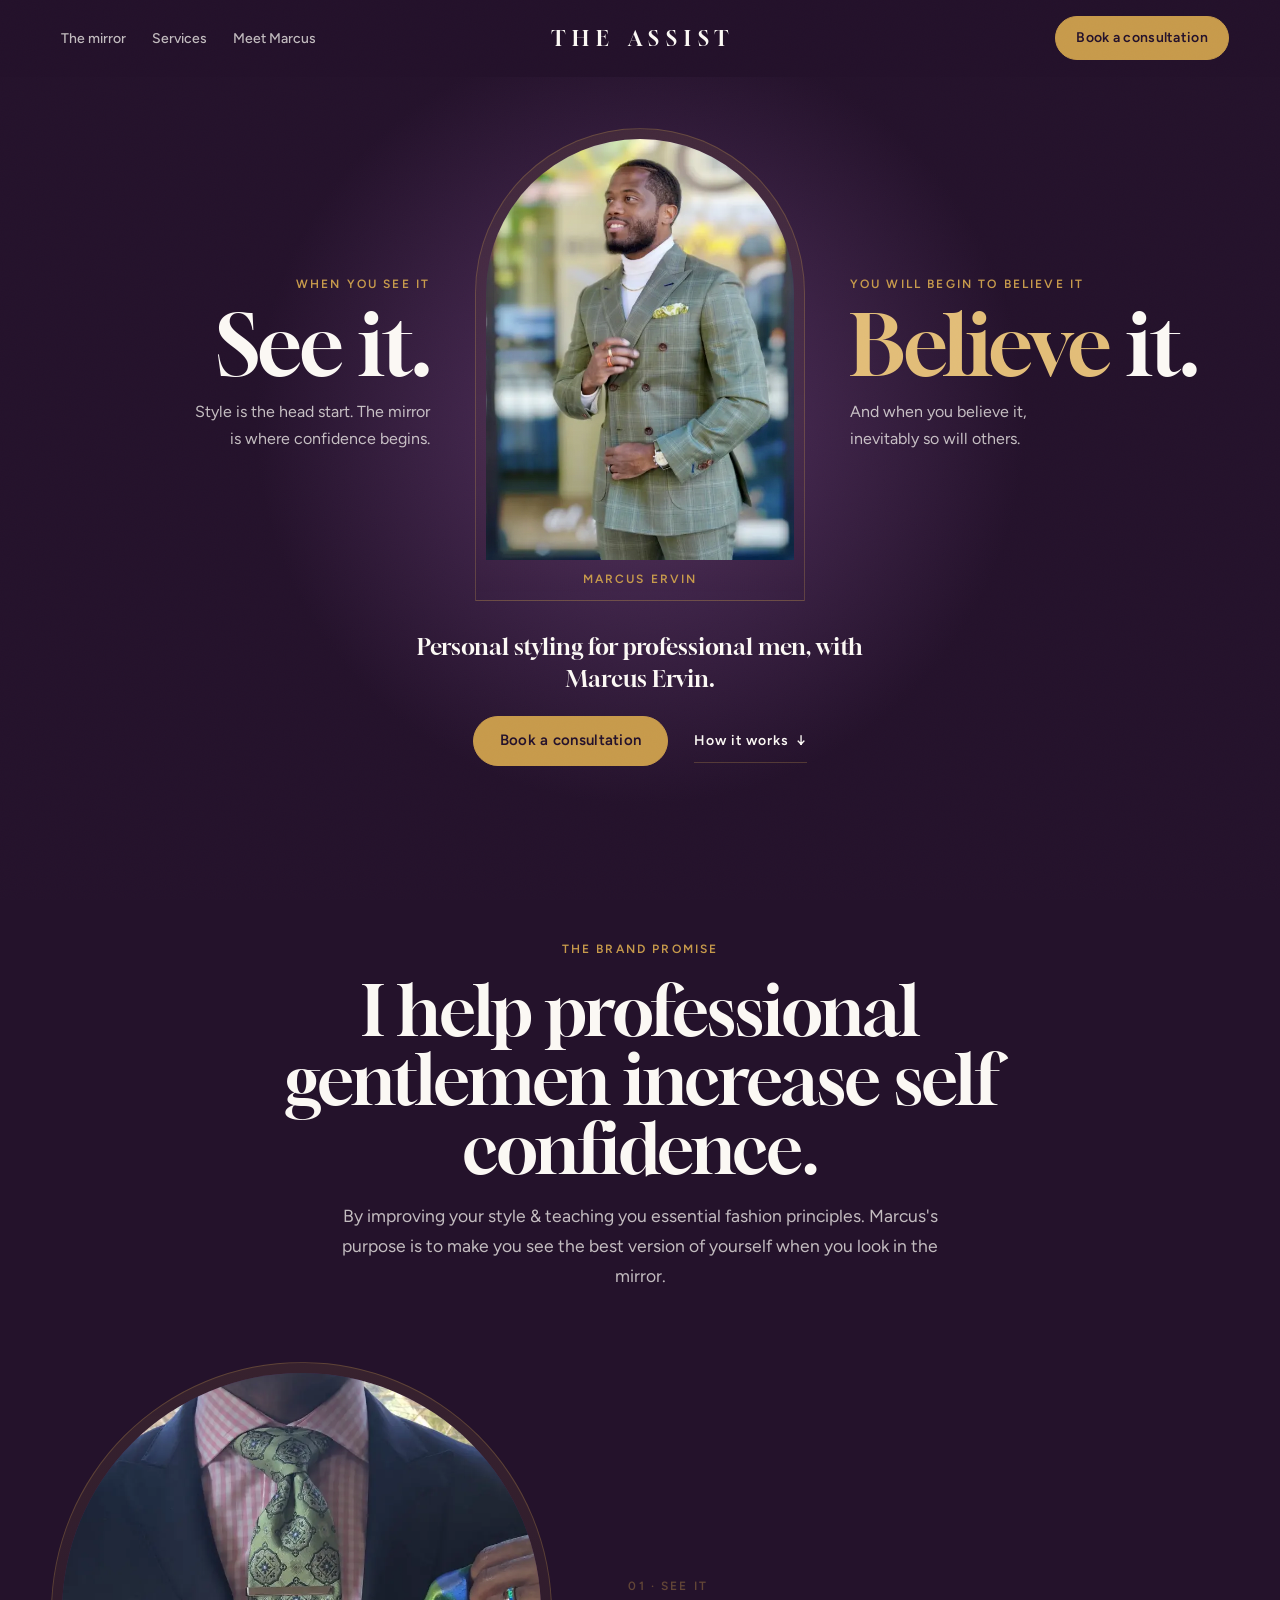
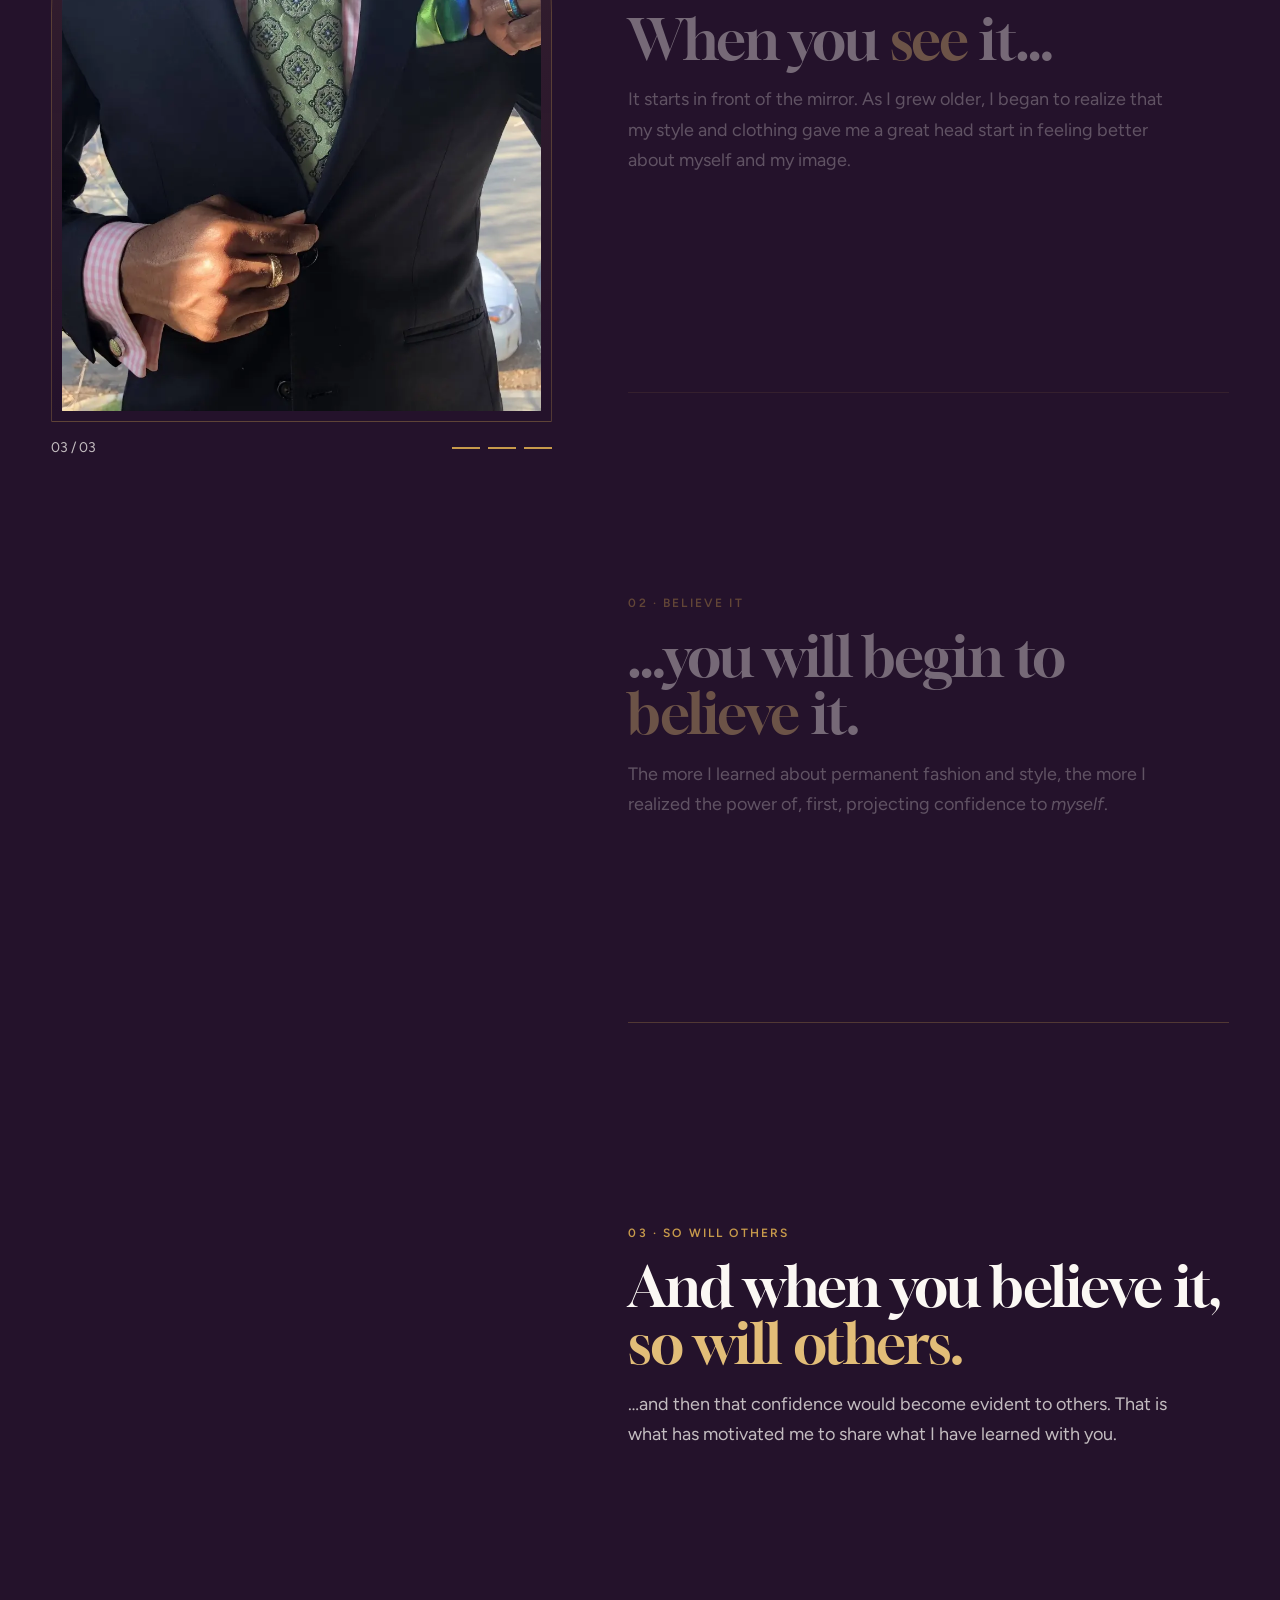
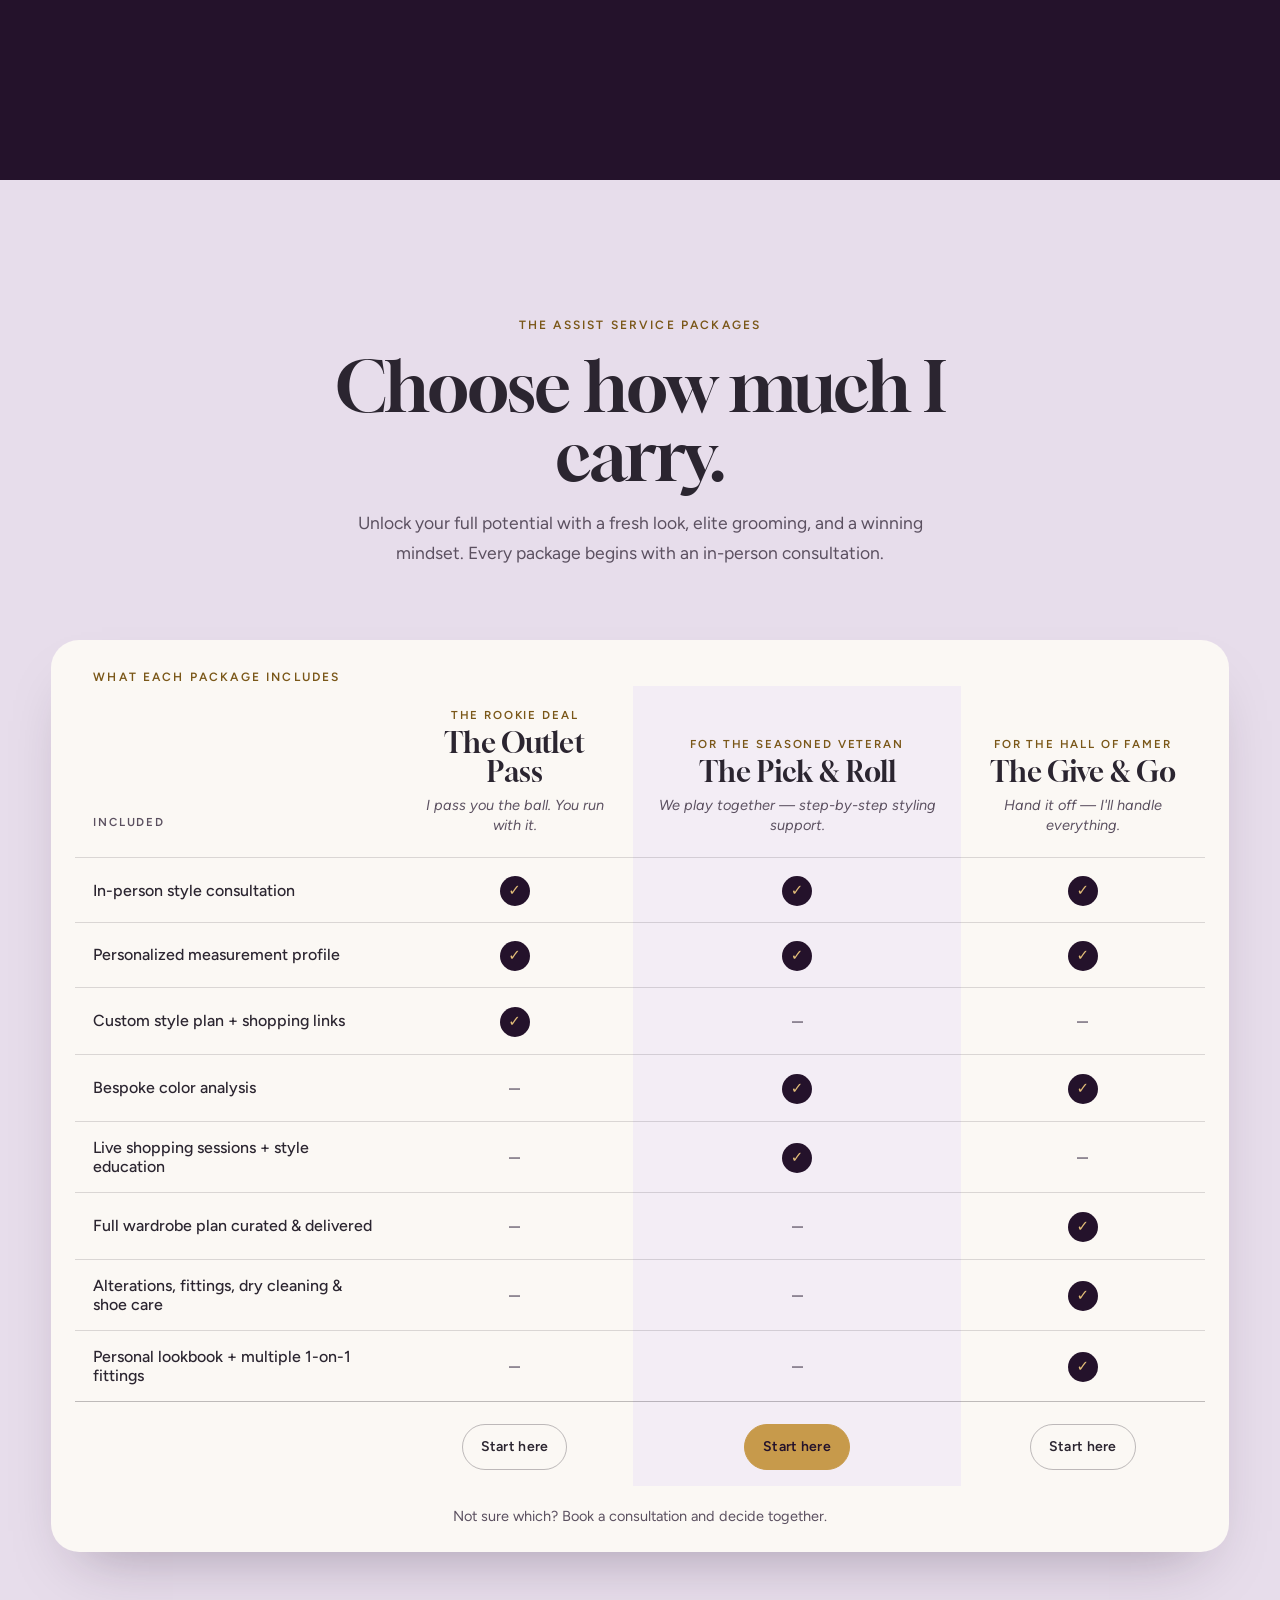
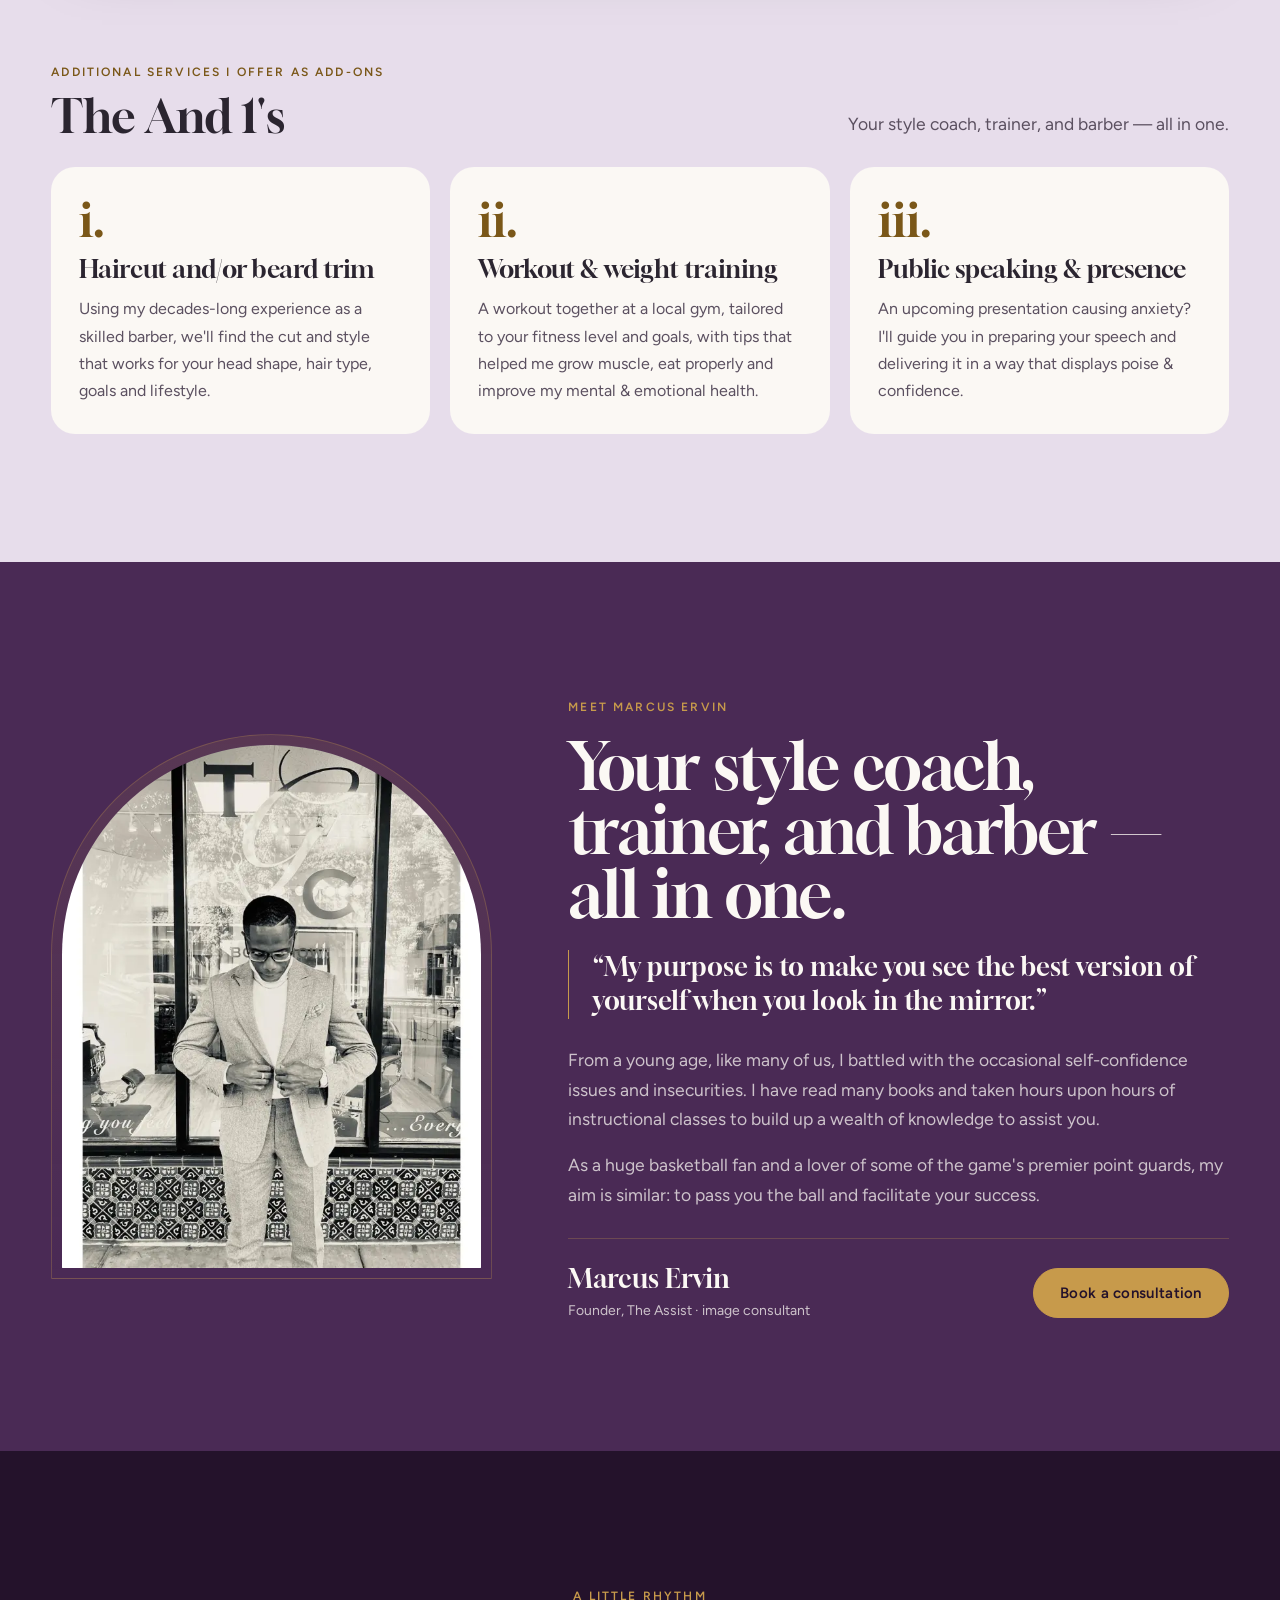
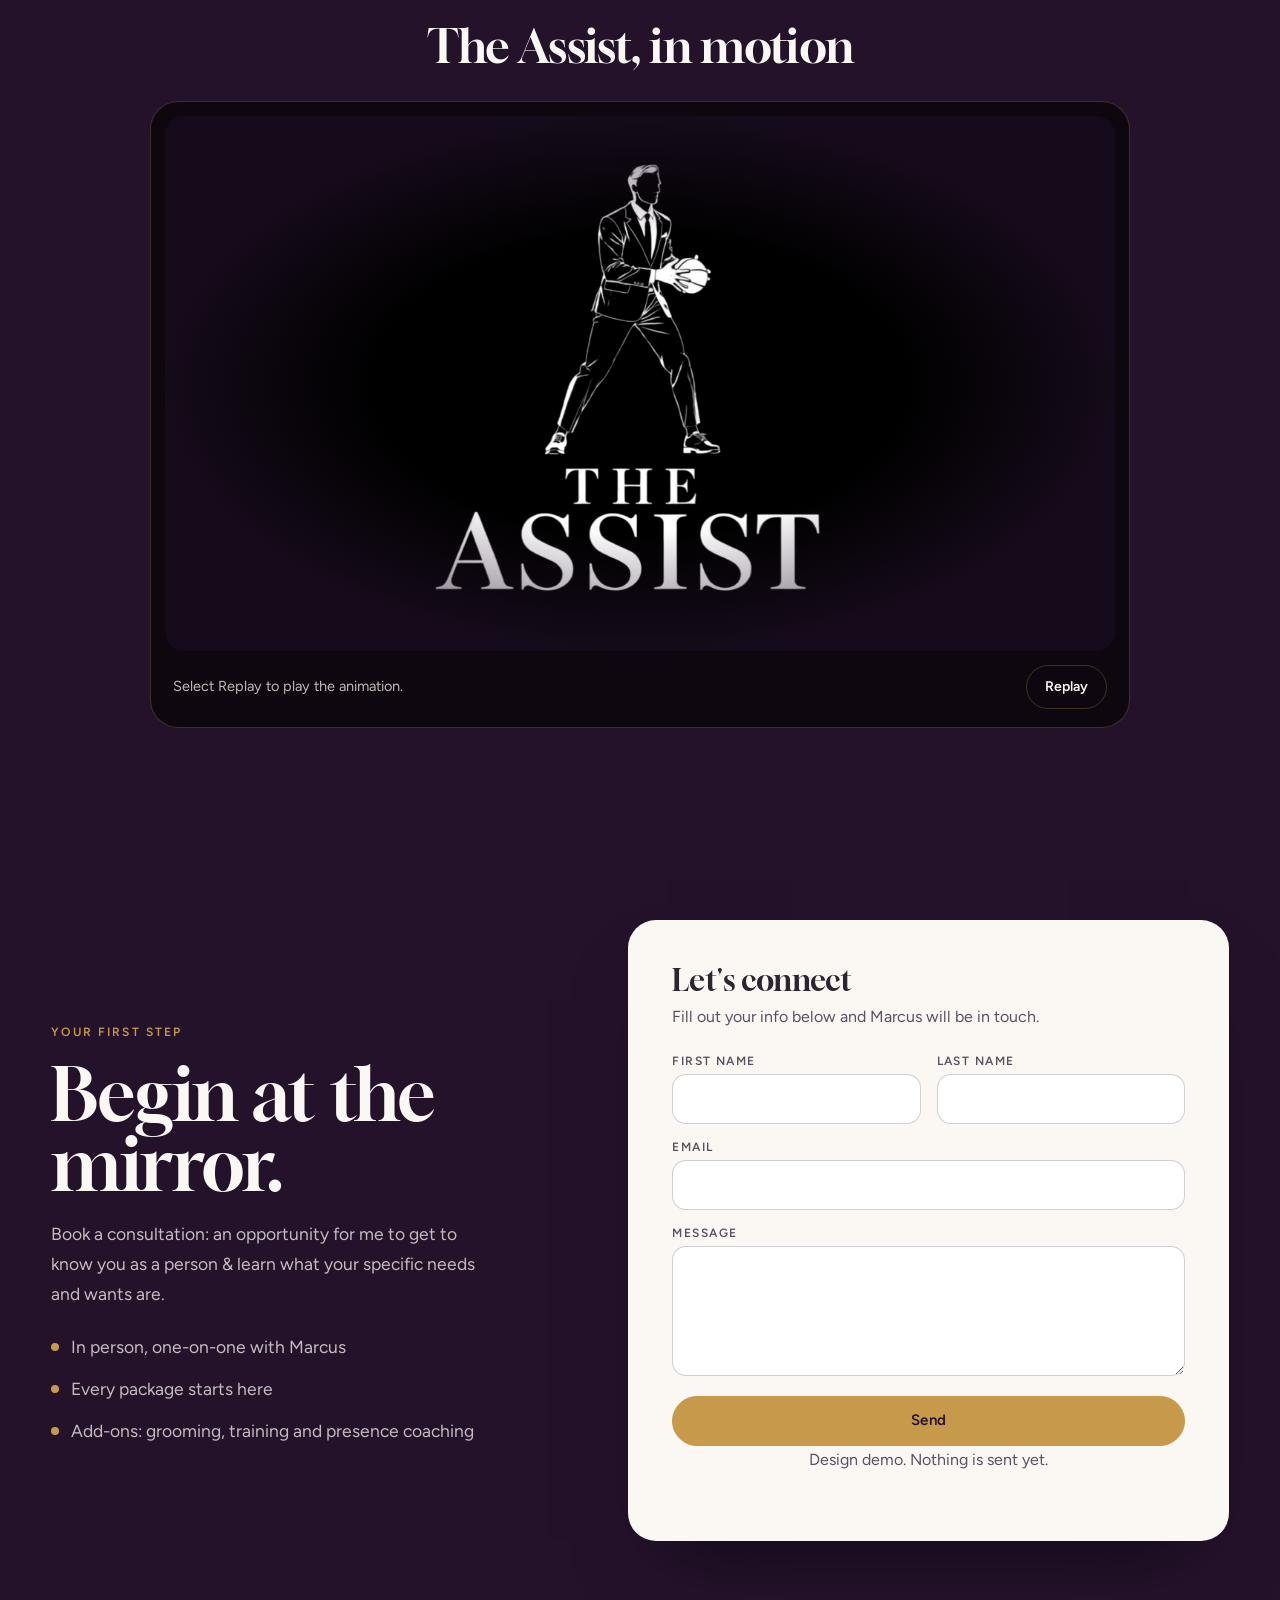
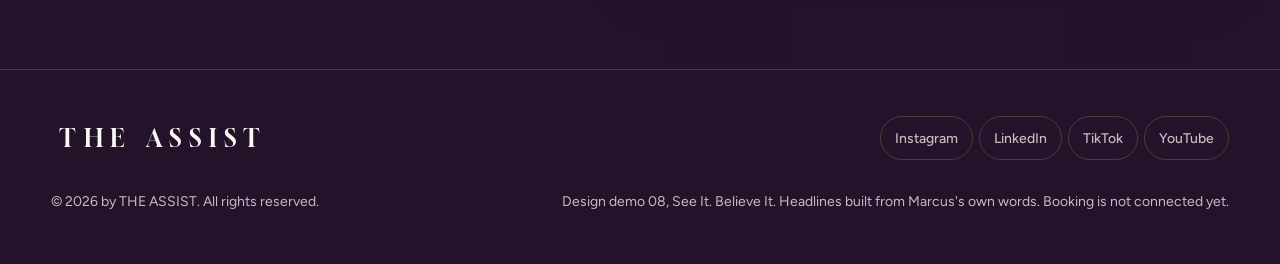
<file: the-assist/concepts/08-see-it.html>
<!doctype html>
<html lang="en">
<head>
<meta charset="utf-8">
<meta name="viewport" content="width=device-width, initial-scale=1">
<meta name="robots" content="noindex">
<title>The Assist — See It. Believe It.</title>
<meta name="description" content="Personal styling for professional men with Marcus Ervin. When you see it, you will begin to believe it. Book a consultation.">
<link rel="preconnect" href="https://fonts.googleapis.com">
<link rel="preconnect" href="https://fonts.gstatic.com" crossorigin>
<link href="https://fonts.googleapis.com/css2?family=Figtree:ital,wght@0,400;0,500;0,600;0,700;1,400&family=Gloock&display=swap" rel="stylesheet">
<style>
:root{
  --aub:#24122b; --aub-2:#2e1838; --plum:#4a2a55; --plum-2:#5a3767;
  --lilac:#e7ddeb; --lilac-2:#f3edf5; --brass:#c79a4b; --brass-hi:#e2bd78; --brass-ink:#7a5718;
  --porcelain:#fbf8f4; --porcelain-dim:rgba(251,248,244,.74); --graphite:#2b2530; --graphite-dim:#5b5060;
  --line:rgba(199,154,75,.28); --line-light:rgba(43,37,48,.16);
  --serif:'Gloock','Didot','Bodoni 72',Georgia,serif;
  --sans:'Figtree',system-ui,sans-serif;
  --pad:clamp(16px,4vw,64px); --max:1320px;
}
*,*::before,*::after{box-sizing:border-box}
html{scroll-behavior:smooth;scroll-padding-top:84px}
@media (prefers-reduced-motion:reduce){html{scroll-behavior:auto}}
body{margin:0;background:var(--aub);color:var(--porcelain);font:400 17.5px/1.7 var(--sans);-webkit-font-smoothing:antialiased;overflow-x:hidden}
img{display:block;max-width:100%;height:auto}
a{color:inherit}
:focus-visible{outline:2px solid var(--brass-hi);outline-offset:4px;border-radius:4px}
.wrap{max-width:var(--max);margin:0 auto;padding:0 var(--pad)}
.label{font:600 12px/1.3 var(--sans);letter-spacing:.18em;text-transform:uppercase;color:var(--brass)}
.skip{position:absolute;left:-999px;top:8px;background:var(--brass);color:var(--aub);padding:12px 16px;z-index:100;border-radius:99px}
.skip:focus{left:8px}
body::after{content:"";position:fixed;inset:0;pointer-events:none;z-index:90;opacity:.06;mix-blend-mode:soft-light;background-image:url("data:image/svg+xml,%3Csvg xmlns='http://www.w3.org/2000/svg' width='180' height='180'%3E%3Cfilter id='n'%3E%3CfeTurbulence type='fractalNoise' baseFrequency='.85' numOctaves='3' stitchTiles='stitch'/%3E%3C/filter%3E%3Crect width='100%25' height='100%25' filter='url(%23n)'/%3E%3C/svg%3E")}

.btn{display:inline-flex;align-items:center;justify-content:center;gap:10px;min-height:50px;padding:12px 26px;border-radius:999px;font:600 15px/1 var(--sans);letter-spacing:.02em;text-decoration:none;background:var(--brass);color:var(--aub);border:1px solid var(--brass);transition:box-shadow .3s,background .3s,transform .3s}
.btn:hover{background:var(--brass-hi)}
.btn--ghost{background:transparent;color:var(--porcelain);border-color:var(--line)}
.btn--ghost:hover{background:rgba(199,154,75,.12)}
.link{display:inline-flex;align-items:center;gap:8px;min-height:44px;font:600 14px var(--sans);letter-spacing:.06em;text-decoration:none;border-bottom:1px solid var(--line)}
.link:hover{border-color:var(--brass)}

/* header */
.top{position:sticky;top:0;z-index:50;background:rgba(36,18,43,.86);backdrop-filter:blur(10px);border-bottom:1px solid transparent;transition:border-color .3s}
.top.scrolled{border-color:var(--line)}
.top__row{display:grid;grid-template-columns:1fr auto 1fr;align-items:center;min-height:76px;gap:16px}
.nav{display:flex;gap:6px}
.nav a{font:500 14px var(--sans);text-decoration:none;color:var(--porcelain-dim);padding:12px 10px;border-radius:99px}
.nav a:hover{color:var(--porcelain)}
.brand{font:400 21px/1 var(--serif);letter-spacing:.32em;text-decoration:none;text-align:center;padding:12px 0 12px .32em;display:inline-block}
.top__cta{justify-self:end}
.top__cta .btn{min-height:44px;padding:10px 20px;font-size:14px}
.menu-btn{display:none;justify-self:start;min-height:44px;padding:0 18px;border-radius:99px;background:transparent;border:1px solid var(--line);color:var(--porcelain);font:600 14px var(--sans)}

/* hero */
.hero{position:relative;padding:clamp(28px,4vw,56px) 0 clamp(56px,7vw,100px);overflow:hidden}
.hero::before{content:"";position:absolute;left:50%;top:44%;width:min(1100px,140vw);aspect-ratio:1;transform:translate(-50%,-50%);background:radial-gradient(closest-side,rgba(90,55,103,.9),rgba(36,18,43,0) 70%);pointer-events:none}
.hero__grid{position:relative;display:grid;grid-template-columns:1fr minmax(240px,330px) 1fr;align-items:center;gap:clamp(20px,3.5vw,56px)}
.side .word{font:400 clamp(56px,6.6vw,112px)/.92 var(--serif);letter-spacing:-.02em;margin:0;max-width:none;color:var(--porcelain);white-space:nowrap}
.word em{font-style:normal;color:var(--brass-hi)}
.side{display:flex;flex-direction:column;gap:14px}
.side--l{align-items:flex-end;text-align:right}
.side p{margin:0;max-width:24ch;color:var(--porcelain-dim);font-size:16px}
.arch{position:relative;border-radius:999px 999px 6px 6px;padding:10px;border:1px solid var(--line);background:linear-gradient(180deg,rgba(199,154,75,.12),rgba(199,154,75,0))}
.arch__glass{position:relative;border-radius:999px 999px 2px 2px;overflow:hidden;aspect-ratio:3/4.1;background:var(--plum)}
.arch__glass img{width:100%;height:100%;object-fit:cover;object-position:50% 22%}
.arch__glass::after{content:"";position:absolute;inset:-20%;background:linear-gradient(105deg,transparent 38%,rgba(255,255,255,.22) 48%,rgba(255,255,255,.06) 54%,transparent 62%);transform:translateX(var(--sheen,-60%));transition:transform .9s cubic-bezier(.2,.7,.2,1);pointer-events:none}
.arch__base{display:flex;justify-content:center;padding:12px 0 2px}
.hero__under{position:relative;text-align:center;margin-top:clamp(20px,2.4vw,32px);display:flex;flex-direction:column;align-items:center;gap:22px}
.hero__under h1{font:400 clamp(20px,1.8vw,26px)/1.35 var(--serif);margin:0;max-width:30ch}
.hero__cta{display:flex;flex-wrap:wrap;justify-content:center;align-items:center;gap:14px 26px}

/* sections */
.sec{padding:clamp(72px,10vw,140px) 0}
.sec__head{text-align:center;max-width:760px;margin:0 auto clamp(40px,6vw,72px)}
.sec h2{font:400 clamp(40px,5.4vw,80px)/1 var(--serif);letter-spacing:-.015em;margin:14px 0 18px}
.sec__head p{margin:0 auto;max-width:56ch;color:var(--porcelain-dim)}

/* mirror sequence */
.seq{display:grid;grid-template-columns:minmax(0,5fr) minmax(0,6fr);gap:clamp(32px,6vw,96px)}
.seq__mirror{position:sticky;top:110px;align-self:start}
.seq__mirror .arch__glass{aspect-ratio:3/4}
.seq__mirror img{position:absolute;inset:0;opacity:0;transition:opacity .9s ease,transform 1.4s ease;transform:scale(1.04)}
.seq__mirror img.is-on{opacity:1;transform:none}
.seq__count{display:flex;justify-content:space-between;align-items:center;margin-top:14px;color:var(--porcelain-dim);font-size:14px}
.seq__dots{display:flex;gap:8px}
.seq__dots i{width:28px;height:2px;background:var(--line);transition:background .4s}
.seq__dots i.is-on{background:var(--brass)}
.steps{list-style:none;margin:0;padding:0}
.step{min-height:70vh;display:flex;flex-direction:column;justify-content:center;gap:16px;border-top:1px solid var(--line);padding:40px 0;opacity:.38;transition:opacity .6s}
.step:first-child{border-top:0}
.step.is-on{opacity:1}
.no-js .step,.step:only-child{opacity:1}
.step h3{font:400 clamp(36px,4.4vw,66px)/1.02 var(--serif);margin:0;letter-spacing:-.015em}
.step h3 em{font-style:normal;color:var(--brass-hi)}
.step p{margin:0;max-width:46ch;color:var(--porcelain-dim);font-size:18px}
.step__img{display:none}

/* compare */
.light{background:var(--lilac);color:var(--graphite)}
.light .label{color:var(--brass-ink)}
.light .sec__head p{color:var(--graphite-dim)}
.compare{background:var(--porcelain);border-radius:28px;padding:clamp(12px,2vw,24px);box-shadow:0 30px 60px -30px rgba(36,18,43,.35)}
.tabs{display:none}
table{width:100%;border-collapse:collapse}
th,td{padding:16px 18px;text-align:center;border-bottom:1px solid var(--line-light);vertical-align:middle}
thead th{vertical-align:bottom;padding-top:22px;padding-bottom:22px}
thead th:first-child,tbody th{text-align:left}
tbody th{font:500 16px var(--sans)}
.pkg-tier{display:block;font:600 11.5px var(--sans);letter-spacing:.16em;text-transform:uppercase;color:var(--brass-ink);margin-bottom:6px}
.pkg-name{display:block;font:400 clamp(24px,2.2vw,32px)/1.05 var(--serif)}
.pkg-line{display:block;font:italic 400 14.5px/1.4 var(--sans);color:var(--graphite-dim);margin-top:8px}
col.feature{background:var(--lilac-2)}
.yes{display:inline-grid;place-items:center;width:30px;height:30px;border-radius:50%;background:var(--aub);color:var(--brass-hi);font-size:15px}
.no{color:#6f6676;font-size:20px}
tfoot td{border-bottom:0;padding-top:22px}
tfoot .btn{min-height:46px;padding:10px 18px;font-size:14px}
tfoot .btn--line{background:transparent;color:var(--graphite);border-color:rgba(43,37,48,.3)}
tfoot .btn--line:hover{background:var(--lilac)}
.compare__note{margin:18px 6px 0;font-size:14.5px;color:var(--graphite-dim);text-align:center}

/* and ones */
.ones{display:grid;grid-template-columns:repeat(3,minmax(0,1fr));gap:20px;margin-top:clamp(48px,6vw,80px)}
.one{background:var(--porcelain);border-radius:24px;padding:30px 28px;display:flex;flex-direction:column;gap:12px}
.one__n{font:400 46px/1 var(--serif);color:var(--brass-ink)}
.one h3{font:400 25px/1.15 var(--serif);margin:0}
.one p{margin:0;color:var(--graphite-dim);font-size:16px}
.ones__head{display:flex;flex-wrap:wrap;justify-content:space-between;align-items:end;gap:12px}
.ones__head h3{font:400 clamp(32px,3.6vw,52px)/1 var(--serif);margin:8px 0 0}
.ones__head p{margin:0;color:var(--graphite-dim);max-width:40ch}

/* marcus */
.marcus{background:var(--plum)}
.marcus__grid{display:grid;grid-template-columns:minmax(0,4fr) minmax(0,6fr);gap:clamp(32px,6vw,96px);align-items:center}
.marcus .arch__glass{aspect-ratio:4/5}
.marcus .arch__glass img{object-position:50% 30%}
.marcus h2{font:400 clamp(40px,5vw,72px)/1 var(--serif);margin:14px 0 24px}
.marcus blockquote{margin:0 0 26px;padding:0 0 0 24px;border-left:1px solid var(--brass);font:400 clamp(22px,2vw,28px)/1.35 var(--serif)}
.marcus__story p{margin:0 0 16px;color:var(--porcelain-dim);max-width:60ch}
.marcus__sign{display:flex;flex-wrap:wrap;justify-content:space-between;align-items:center;gap:16px;margin-top:28px;padding-top:24px;border-top:1px solid var(--line)}
.marcus__sign strong{font:400 26px var(--serif);display:block}
.marcus__sign span{font-size:14px;color:var(--porcelain-dim)}

/* motion */
.motion{max-width:980px;margin:0 auto;border-radius:28px;border:1px solid var(--line);background:#0e0710;padding:14px;overflow:hidden}
.motion__screen{position:relative;aspect-ratio:16/9;border-radius:18px;overflow:hidden;background:#000}
.motion__screen video,.motion__screen img{position:absolute;inset:0;width:100%;height:100%;object-fit:contain}
.motion__screen video{mix-blend-mode:screen}
.motion__screen::after{content:"";position:absolute;inset:0;background:radial-gradient(closest-side,transparent 55%,rgba(36,18,43,.6));pointer-events:none}
.is-playing .motion__screen img{visibility:hidden}
.motion__bar{display:flex;flex-wrap:wrap;justify-content:space-between;align-items:center;gap:12px;padding:14px 8px 4px}
.motion__bar p{margin:0;font-size:14.5px;color:var(--porcelain-dim)}
.motion__bar .btns{display:flex;gap:8px}
.motion__bar button{min-height:44px;padding:8px 18px;border-radius:99px;background:transparent;border:1px solid var(--line);color:var(--porcelain);font:600 14px var(--sans);cursor:pointer}
.motion__bar button:hover{border-color:var(--brass)}
[hidden]{display:none!important}

/* consult */
.consult{display:grid;grid-template-columns:minmax(0,5fr) minmax(0,6fr);gap:clamp(32px,6vw,80px);align-items:center}
.consult h2{font:400 clamp(44px,5.6vw,84px)/.98 var(--serif);margin:14px 0 20px}
.consult__lede{color:var(--porcelain-dim);max-width:40ch;margin:0 0 24px}
.consult ul{list-style:none;margin:0;padding:0;display:grid;gap:12px}
.consult li{display:flex;gap:12px;align-items:baseline;color:var(--porcelain-dim)}
.consult li::before{content:"";flex:0 0 8px;height:8px;border-radius:50%;background:var(--brass);transform:translateY(-2px)}
.card{background:var(--porcelain);color:var(--graphite);border-radius:28px;padding:clamp(24px,4vw,44px);box-shadow:0 40px 80px -40px rgba(0,0,0,.6)}
.card h3{font:400 30px/1.1 var(--serif);margin:0 0 6px}
.card > p{margin:0 0 24px;color:var(--graphite-dim);font-size:16px}
.fields{display:grid;grid-template-columns:1fr 1fr;gap:16px}
.field{display:flex;flex-direction:column;gap:6px}
.field--full{grid-column:1/-1}
.field label{font:600 12px var(--sans);letter-spacing:.12em;text-transform:uppercase;color:var(--graphite-dim)}
.field input,.field textarea{font:400 17px/1.4 var(--sans);color:var(--graphite);background:#fff;border:1px solid rgba(43,37,48,.22);border-radius:14px;padding:12px 16px;min-height:50px;transition:border-color .2s,box-shadow .2s}
.field textarea{min-height:130px;resize:vertical}
.field input:focus,.field textarea:focus{outline:none;border-color:var(--brass);box-shadow:0 0 0 4px rgba(199,154,75,.22)}
.field [aria-invalid="true"]{border-color:#a8261e}
.card .btn{width:100%;margin-top:20px}
.status{margin:14px 0 0;min-height:1.5em;font-size:15px;color:var(--graphite-dim);text-align:center}

footer{border-top:1px solid var(--line);padding:44px 0 36px}
.foot{display:flex;flex-wrap:wrap;justify-content:space-between;align-items:center;gap:20px}
.foot .brand{font-size:24px}
.foot ul{list-style:none;margin:0;padding:0;display:flex;flex-wrap:wrap;gap:6px}
.foot ul a{display:inline-flex;align-items:center;min-height:44px;padding:0 14px;border:1px solid var(--line);border-radius:99px;font:500 14px var(--sans);text-decoration:none;color:var(--porcelain-dim)}
.foot ul a:hover{color:var(--porcelain);border-color:var(--brass)}
.foot__note{display:flex;flex-wrap:wrap;justify-content:space-between;gap:12px;margin-top:28px;font-size:14px;color:var(--porcelain-dim)}

.js [data-reveal]{opacity:0;transform:translateY(22px);transition:opacity 1s ease,transform 1s cubic-bezier(.2,.7,.2,1)}
.js [data-reveal].is-in{opacity:1;transform:none}
@media (prefers-reduced-motion:reduce){.js [data-reveal]{opacity:1;transform:none;transition:none}.seq__mirror img{transition:none}.arch__glass::after{display:none}}

@media (max-width:1040px){
  .top__row{grid-template-columns:auto 1fr auto}
  .menu-btn{display:inline-flex;align-items:center}
  .nav{display:none}
  .nav[data-open="true"]{display:flex;flex-direction:column;position:absolute;left:0;right:0;top:100%;background:var(--aub);border-bottom:1px solid var(--line);padding:8px var(--pad) 22px}
  .nav[data-open="true"] a{padding:14px 4px;font-size:17px;border-bottom:1px solid var(--line);border-radius:0;color:var(--porcelain)}
  .brand{grid-column:2}
  .hero__grid{grid-template-columns:1fr minmax(220px,320px) 1fr}
}
@media (max-width:820px){
  .hero__grid{grid-template-columns:1fr;justify-items:center;gap:20px}
  .side,.side--l{align-items:center;text-align:center}
  .side--l{order:-1}
  .side .word{font-size:clamp(54px,16vw,92px)}
  .hero .arch{width:min(300px,78vw)}
  .side p:not(.word){display:none}
  .seq{grid-template-columns:1fr}
  .seq__mirror{display:none}
  .step{min-height:0;opacity:1;padding:36px 0}
  .step__img{display:block;width:min(320px,80%);border-radius:999px 999px 4px 4px;aspect-ratio:3/4;object-fit:cover;margin-bottom:8px}
  .marcus__grid,.consult{grid-template-columns:1fr}
  .marcus .arch{max-width:360px}
  .ones{grid-template-columns:1fr}
  /* compare → package switcher */
  .tabs{display:flex;gap:6px;background:var(--lilac);border-radius:99px;padding:5px;margin-bottom:12px}
  .tabs button{flex:1;min-height:44px;border:0;border-radius:99px;background:transparent;font:600 14px var(--sans);color:var(--graphite);cursor:pointer;padding:6px 8px}
  .tabs button[aria-selected="true"]{background:var(--aub);color:var(--porcelain)}
  col.feature{background:none}
  .js table [data-col]{display:none}
  .js table [data-col].is-col{display:table-cell}
  th,td{padding:14px 10px}
  thead th:first-child{display:none}
  .js thead th[data-col].is-col{text-align:left}
}
@media (max-width:560px){
  body{font-size:16.5px}
  .fields{grid-template-columns:1fr}
  .top__cta .btn{padding:10px 14px;font-size:13.5px}
  .brand{font-size:17px;letter-spacing:.24em}
}
</style>
<meta name="robots" content="noindex,nofollow"></head>
<body>
<a class="skip" href="#main">Skip to content</a>

<header class="top" id="top-bar">
  <div class="wrap top__row">
    <button class="menu-btn" data-nav-toggle aria-controls="site-nav" aria-expanded="false">Menu</button>
    <nav class="nav" id="site-nav" aria-label="Main">
      <a href="#mirror">The mirror</a>
      <a href="#services">Services</a>
      <a href="#marcus">Meet Marcus</a>
    </nav>
    <a class="brand" href="#main" aria-label="The Assist — home">THE ASSIST</a>
    <div class="top__cta"><a class="btn" href="#consultation">Book a consultation</a></div>
  </div>
</header>

<main id="main">
  <section class="hero" aria-labelledby="hero-title">
    <div class="wrap">
      <div class="hero__grid">
        <div class="side side--l">
          <span class="label">When you see it</span>
          <p class="word" aria-hidden="true">See it.</p>
          <p>Style is the head start. The mirror is where confidence begins.</p>
        </div>
        <div class="arch" data-sheen>
          <div class="arch__glass">
            <img src="../assets/web/r3/sage-1600.webp" srcset="../assets/web/r3/sage-800.webp 569w, ../assets/web/r3/sage-1600.webp 1016w" sizes="(max-width:820px) 78vw, 400px" width="1016" height="1429" alt="Marcus Ervin in a sage double-breasted check suit and white turtleneck" fetchpriority="high">
          </div>
          <div class="arch__base"><span class="label">Marcus Ervin</span></div>
        </div>
        <div class="side">
          <span class="label">You will begin to believe it</span>
          <p class="word" aria-hidden="true"><em>Believe</em> it.</p>
          <p>And when you believe it, inevitably so will others.</p>
        </div>
      </div>
      <div class="hero__under">
        <h1 id="hero-title">Personal styling for professional men, with Marcus Ervin.</h1>
        <div class="hero__cta">
          <a class="btn" href="#consultation">Book a consultation</a>
          <a class="link" href="#mirror">How it works <span aria-hidden="true">↓</span></a>
        </div>
      </div>
    </div>
  </section>

  <section class="sec" id="mirror" aria-labelledby="mirror-title" style="padding-top:clamp(40px,6vw,80px)">
    <div class="wrap">
      <div class="sec__head">
        <span class="label">The brand promise</span>
        <h2 id="mirror-title">I help professional gentlemen increase self confidence.</h2>
        <p>By improving your style &amp; teaching you essential fashion principles. Marcus's purpose is to make you see the best version of yourself when you look in the mirror.</p>
      </div>
      <div class="seq">
        <div class="seq__mirror" aria-hidden="true">
          <div class="arch">
            <div class="arch__glass">
              <img class="is-on" src="../assets/web/r3/city-1600.webp" alt="" loading="lazy">
              <img src="../assets/web/r3/yellow-wall-1600.webp" alt="" loading="lazy">
              <img src="../assets/web/r3/black-suit-1600.webp" alt="" loading="lazy" style="object-position:40% 30%">
            </div>
          </div>
          <div class="seq__count"><span data-seq-num>01 / 03</span><span class="seq__dots"><i class="is-on"></i><i></i><i></i></span></div>
        </div>
        <ol class="steps">
          <li class="step is-on" data-step-i="0">
            <img class="step__img" src="../assets/web/r3/city-800.webp" alt="Marcus Ervin in a navy suit standing in the middle of a city street" loading="lazy" width="600" height="800">
            <span class="label">01 · See it</span>
            <h3>When you <em>see</em> it…</h3>
            <p>It starts in front of the mirror. As I grew older, I began to realize that my style and clothing gave me a great head start in feeling better about myself and my image.</p>
          </li>
          <li class="step" data-step-i="1">
            <img class="step__img" src="../assets/web/r3/yellow-wall-800.webp" alt="Marcus in a bright yellow turtleneck and check trousers against a graffiti wall" loading="lazy" width="576" height="800">
            <span class="label">02 · Believe it</span>
            <h3>…you will begin to <em>believe</em> it.</h3>
            <p>The more I learned about permanent fashion and style, the more I realized the power of, first, projecting confidence to <em>myself</em>.</p>
          </li>
          <li class="step" data-step-i="2">
            <img class="step__img" src="../assets/web/r3/black-suit-800.webp" alt="Marcus in a black suit and green tie fastening his jacket" loading="lazy" width="800" height="581">
            <span class="label">03 · So will others</span>
            <h3>And when you believe it, <em>so will others.</em></h3>
            <p>…and then that confidence would become evident to others. That is what has motivated me to share what I have learned with you.</p>
          </li>
        </ol>
      </div>
    </div>
  </section>

  <section class="sec light" id="services" aria-labelledby="services-title">
    <div class="wrap">
      <div class="sec__head">
        <span class="label">The Assist service packages</span>
        <h2 id="services-title">Choose how much I carry.</h2>
        <p>Unlock your full potential with a fresh look, elite grooming, and a winning mindset. Every package begins with an in-person consultation.</p>
      </div>

      <div class="compare" data-reveal>
        <div class="tabs" role="tablist" aria-label="Choose a package">
          <button role="tab" type="button" data-pick="1" aria-selected="false">Outlet Pass</button>
          <button role="tab" type="button" data-pick="2" aria-selected="true">Pick &amp; Roll</button>
          <button role="tab" type="button" data-pick="3" aria-selected="false">Give &amp; Go</button>
        </div>
        <table>
          <caption class="label" style="caption-side:top;text-align:left;padding:6px 18px 0">What each package includes</caption>
          <colgroup><col><col><col class="feature"><col></colgroup>
          <thead>
            <tr>
              <th scope="col"><span class="pkg-tier" style="color:var(--graphite-dim)">Included</span></th>
              <th scope="col" data-col="1"><span class="pkg-tier">The Rookie Deal</span><span class="pkg-name">The Outlet Pass</span><span class="pkg-line">I pass you the ball. You run with it.</span></th>
              <th scope="col" data-col="2"><span class="pkg-tier">For the Seasoned Veteran</span><span class="pkg-name">The Pick &amp; Roll</span><span class="pkg-line">We play together — step-by-step styling support.</span></th>
              <th scope="col" data-col="3"><span class="pkg-tier">For the Hall of Famer</span><span class="pkg-name">The Give &amp; Go</span><span class="pkg-line">Hand it off — I'll handle everything.</span></th>
            </tr>
          </thead>
          <tbody>
            <tr><th scope="row">In-person style consultation</th><td data-col="1"><span class="yes" role="img" aria-label="Included">✓</span></td><td data-col="2"><span class="yes" role="img" aria-label="Included">✓</span></td><td data-col="3"><span class="yes" role="img" aria-label="Included">✓</span></td></tr>
            <tr><th scope="row">Personalized measurement profile</th><td data-col="1"><span class="yes" role="img" aria-label="Included">✓</span></td><td data-col="2"><span class="yes" role="img" aria-label="Included">✓</span></td><td data-col="3"><span class="yes" role="img" aria-label="Included">✓</span></td></tr>
            <tr><th scope="row">Custom style plan + shopping links</th><td data-col="1"><span class="yes" role="img" aria-label="Included">✓</span></td><td data-col="2"><span class="no" role="img" aria-label="Not listed">–</span></td><td data-col="3"><span class="no" role="img" aria-label="Not listed">–</span></td></tr>
            <tr><th scope="row">Bespoke color analysis</th><td data-col="1"><span class="no" role="img" aria-label="Not included">–</span></td><td data-col="2"><span class="yes" role="img" aria-label="Included">✓</span></td><td data-col="3"><span class="yes" role="img" aria-label="Included">✓</span></td></tr>
            <tr><th scope="row">Live shopping sessions + style education</th><td data-col="1"><span class="no" role="img" aria-label="Not included">–</span></td><td data-col="2"><span class="yes" role="img" aria-label="Included">✓</span></td><td data-col="3"><span class="no" role="img" aria-label="Not listed">–</span></td></tr>
            <tr><th scope="row">Full wardrobe plan curated &amp; delivered</th><td data-col="1"><span class="no" role="img" aria-label="Not included">–</span></td><td data-col="2"><span class="no" role="img" aria-label="Not included">–</span></td><td data-col="3"><span class="yes" role="img" aria-label="Included">✓</span></td></tr>
            <tr><th scope="row">Alterations, fittings, dry cleaning &amp; shoe care</th><td data-col="1"><span class="no" role="img" aria-label="Not included">–</span></td><td data-col="2"><span class="no" role="img" aria-label="Not included">–</span></td><td data-col="3"><span class="yes" role="img" aria-label="Included">✓</span></td></tr>
            <tr><th scope="row">Personal lookbook + multiple 1-on-1 fittings</th><td data-col="1"><span class="no" role="img" aria-label="Not included">–</span></td><td data-col="2"><span class="no" role="img" aria-label="Not included">–</span></td><td data-col="3"><span class="yes" role="img" aria-label="Included">✓</span></td></tr>
          </tbody>
          <tfoot>
            <tr><td></td>
              <td data-col="1"><a class="btn btn--line" href="#consultation" data-prefill="Hi Marcus — I'd like to start with The Outlet Pass.">Start here</a></td>
              <td data-col="2"><a class="btn" href="#consultation" data-prefill="Hi Marcus — I'd like to start with The Pick & Roll.">Start here</a></td>
              <td data-col="3"><a class="btn btn--line" href="#consultation" data-prefill="Hi Marcus — I'd like to start with The Give & Go.">Start here</a></td>
            </tr>
          </tfoot>
        </table>
        <p class="compare__note">Not sure which? Book a consultation and decide together.</p>
      </div>

      <div class="ones__head" style="margin-top:clamp(64px,8vw,110px)">
        <div><span class="label">Additional services I offer as add-ons</span><h3>The And 1's</h3></div>
        <p>Your style coach, trainer, and barber — all in one.</p>
      </div>
      <div class="ones" style="margin-top:28px">
        <article class="one" data-reveal><span class="one__n">i.</span><h3>Haircut and/or beard trim</h3><p>Using my decades-long experience as a skilled barber, we'll find the cut and style that works for your head shape, hair type, goals and lifestyle.</p></article>
        <article class="one" data-reveal><span class="one__n">ii.</span><h3>Workout &amp; weight training</h3><p>A workout together at a local gym, tailored to your fitness level and goals, with tips that helped me grow muscle, eat properly and improve my mental &amp; emotional health.</p></article>
        <article class="one" data-reveal><span class="one__n">iii.</span><h3>Public speaking &amp; presence</h3><p>An upcoming presentation causing anxiety? I'll guide you in preparing your speech and delivering it in a way that displays poise &amp; confidence.</p></article>
      </div>
    </div>
  </section>

  <section class="sec marcus" id="marcus" aria-labelledby="marcus-title">
    <div class="wrap marcus__grid">
      <div class="arch" data-reveal>
        <div class="arch__glass"><img src="../assets/web/r3/cream-bw-1600.webp" srcset="../assets/web/r3/cream-bw-800.webp 800w, ../assets/web/r3/cream-bw-1600.webp 1440w" sizes="(max-width:820px) 80vw, 36vw" width="1440" height="1440" loading="lazy" alt="Black-and-white portrait of Marcus Ervin in a cream jacket in front of a shop window"></div>
      </div>
      <div>
        <span class="label">Meet Marcus Ervin</span>
        <h2 id="marcus-title">Your style coach, trainer, and barber — all in one.</h2>
        <blockquote>“My purpose is to make you see the best version of yourself when you look in the mirror.”</blockquote>
        <div class="marcus__story">
          <p>From a young age, like many of us, I battled with the occasional self-confidence issues and insecurities. I have read many books and taken hours upon hours of instructional classes to build up a wealth of knowledge to assist you.</p>
          <p>As a huge basketball fan and a lover of some of the game's premier point guards, my aim is similar: to pass you the ball and facilitate your success.</p>
        </div>
        <div class="marcus__sign">
          <div><strong>Marcus Ervin</strong><span>Founder, The Assist · image consultant</span></div>
          <a class="btn" href="#consultation">Book a consultation</a>
        </div>
      </div>
    </div>
  </section>

  <section class="sec" aria-labelledby="motion-title" style="padding-bottom:clamp(40px,5vw,72px)">
    <div class="wrap">
      <div class="sec__head" style="margin-bottom:32px">
        <span class="label">A little rhythm</span>
        <h2 id="motion-title" style="font-size:clamp(32px,3.6vw,52px)">The Assist, in motion</h2>
      </div>
      <div class="motion" data-motion data-reveal>
        <div class="motion__screen">
          <video muted playsinline preload="metadata" aria-label="A suited man bounces a basketball from hand to hand above the words The Assist"><source src="../assets/animation/the-assist-dribble.mp4" type="video/mp4"></video>
          <img data-still src="../assets/animation/dribble-final.png" alt="The Assist logo: a suited man holding a basketball" loading="lazy">
        </div>
        <div class="motion__bar">
          <p role="status" aria-live="polite" data-motion-status>Style, confidence, and a little rhythm.</p>
          <div class="btns"><button type="button" data-motion-pause hidden>Pause</button><button type="button" data-motion-replay>Replay</button></div>
        </div>
      </div>
    </div>
  </section>

  <section class="sec" id="consultation" aria-labelledby="book-title">
    <div class="wrap consult">
      <div>
        <span class="label">Your first step</span>
        <h2 id="book-title">Begin at the mirror.</h2>
        <p class="consult__lede">Book a consultation: an opportunity for me to get to know you as a person &amp; learn what your specific needs and wants are.</p>
        <ul>
          <li>In person, one-on-one with Marcus</li>
          <li>Every package starts here</li>
          <li>Add-ons: grooming, training and presence coaching</li>
        </ul>
      </div>
      <form class="card" data-demo-form novalidate data-reveal>
        <h3>Let's connect</h3>
        <p>Fill out your info below and Marcus will be in touch.</p>
        <div class="fields">
          <div class="field"><label for="f-first">First name</label><input id="f-first" name="first" autocomplete="given-name" required></div>
          <div class="field"><label for="f-last">Last name</label><input id="f-last" name="last" autocomplete="family-name" required></div>
          <div class="field field--full"><label for="f-email">Email</label><input id="f-email" name="email" type="email" autocomplete="email" required></div>
          <div class="field field--full"><label for="f-msg">Message</label><textarea id="f-msg" name="message"></textarea></div>
        </div>
        <button class="btn" type="submit">Send</button>
        <p class="status" role="status" aria-live="polite" data-form-status>Design demo. Nothing is sent yet.</p>
      </form>
    </div>
  </section>
</main>

<footer>
  <div class="wrap">
    <div class="foot">
      <a class="brand" href="#main">THE ASSIST</a>
      <ul aria-label="Follow Marcus">
        <li><a href="https://www.instagram.com/themarcuservin" rel="noopener" target="_blank">Instagram</a></li>
        <li><a href="https://www.linkedin.com/in/marcuservin/" rel="noopener" target="_blank">LinkedIn</a></li>
        <li><a href="https://www.tiktok.com/@themarcuservin" rel="noopener" target="_blank">TikTok</a></li>
        <li><a href="https://www.youtube.com/@TheMarcusErvin" rel="noopener" target="_blank">YouTube</a></li>
      </ul>
    </div>
    <p class="foot__note"><span>© <span data-year>2026</span> by THE ASSIST. All rights reserved.</span><span>Design demo 08, See It. Believe It. Headlines built from Marcus's own words. Booking is not connected yet.</span></p>
  </div>
</footer>

<script src="round-three.js" defer></script>
<script>
(() => {
  const reduced = matchMedia('(prefers-reduced-motion: reduce)').matches;
  // header hairline once scrolled
  const bar = document.getElementById('top-bar');
  addEventListener('scroll', () => bar.classList.toggle('scrolled', scrollY > 8), { passive: true });

  // mirror sheen follows the pointer across the hero arch
  const arch = document.querySelector('[data-sheen] .arch__glass');
  if (arch && !reduced && matchMedia('(hover:hover)').matches) {
    arch.parentElement.addEventListener('pointermove', (e) => {
      const r = arch.getBoundingClientRect();
      arch.style.setProperty('--sheen', `${((e.clientX - r.left) / r.width - 0.5) * 120}%`);
    });
    arch.parentElement.addEventListener('pointerleave', () => arch.style.setProperty('--sheen', '-60%'));
  }

  // sticky mirror: swap the reflection as each step reaches the middle of the screen
  const steps = [...document.querySelectorAll('[data-step-i]')];
  const imgs = [...document.querySelectorAll('.seq__mirror img')];
  const dots = [...document.querySelectorAll('.seq__dots i')];
  const num = document.querySelector('[data-seq-num]');
  const show = (i) => {
    steps.forEach((s, k) => s.classList.toggle('is-on', k === i));
    imgs.forEach((m, k) => m.classList.toggle('is-on', k === i));
    dots.forEach((d, k) => d.classList.toggle('is-on', k <= i));
    if (num) num.textContent = `0${i + 1} / 03`;
  };
  if ('IntersectionObserver' in window) {
    const io = new IntersectionObserver((es) => es.forEach((e) => { if (e.isIntersecting) show(+e.target.dataset.stepI); }), { rootMargin: '-45% 0px -45% 0px' });
    steps.forEach((s) => io.observe(s));
  }

  // comparison table → package switcher on small screens
  const tabs = [...document.querySelectorAll('[data-pick]')];
  const pick = (n) => {
    tabs.forEach((t) => t.setAttribute('aria-selected', String(t.dataset.pick === n)));
    document.querySelectorAll('table [data-col]').forEach((c) => c.classList.toggle('is-col', c.dataset.col === n));
  };
  tabs.forEach((t) => t.addEventListener('click', () => pick(t.dataset.pick)));
  tabs.forEach((t, i) => t.addEventListener('keydown', (e) => {
    const d = e.key === 'ArrowRight' ? 1 : e.key === 'ArrowLeft' ? -1 : 0;
    if (!d) return; const next = tabs[(i + d + tabs.length) % tabs.length]; next.focus(); pick(next.dataset.pick);
  }));
  pick('2');
})();
</script>
</body>
</html>
</file>
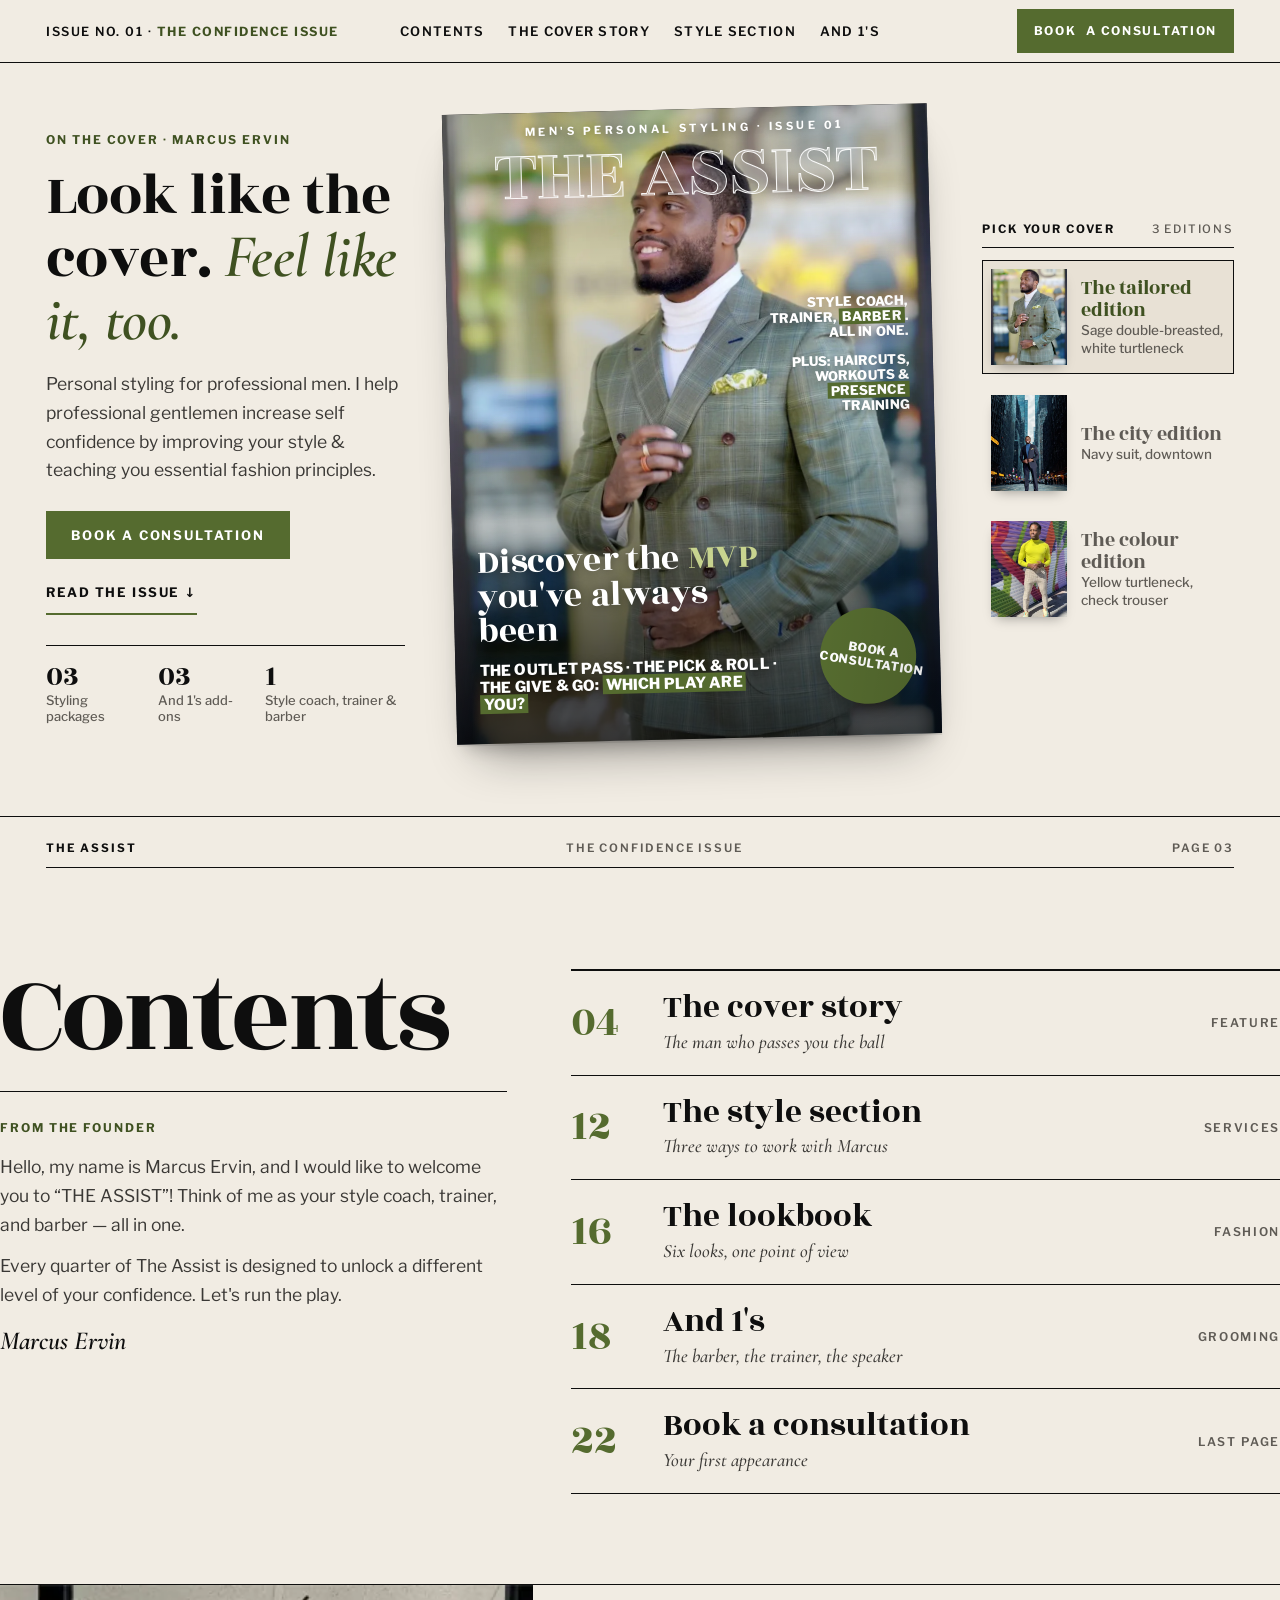
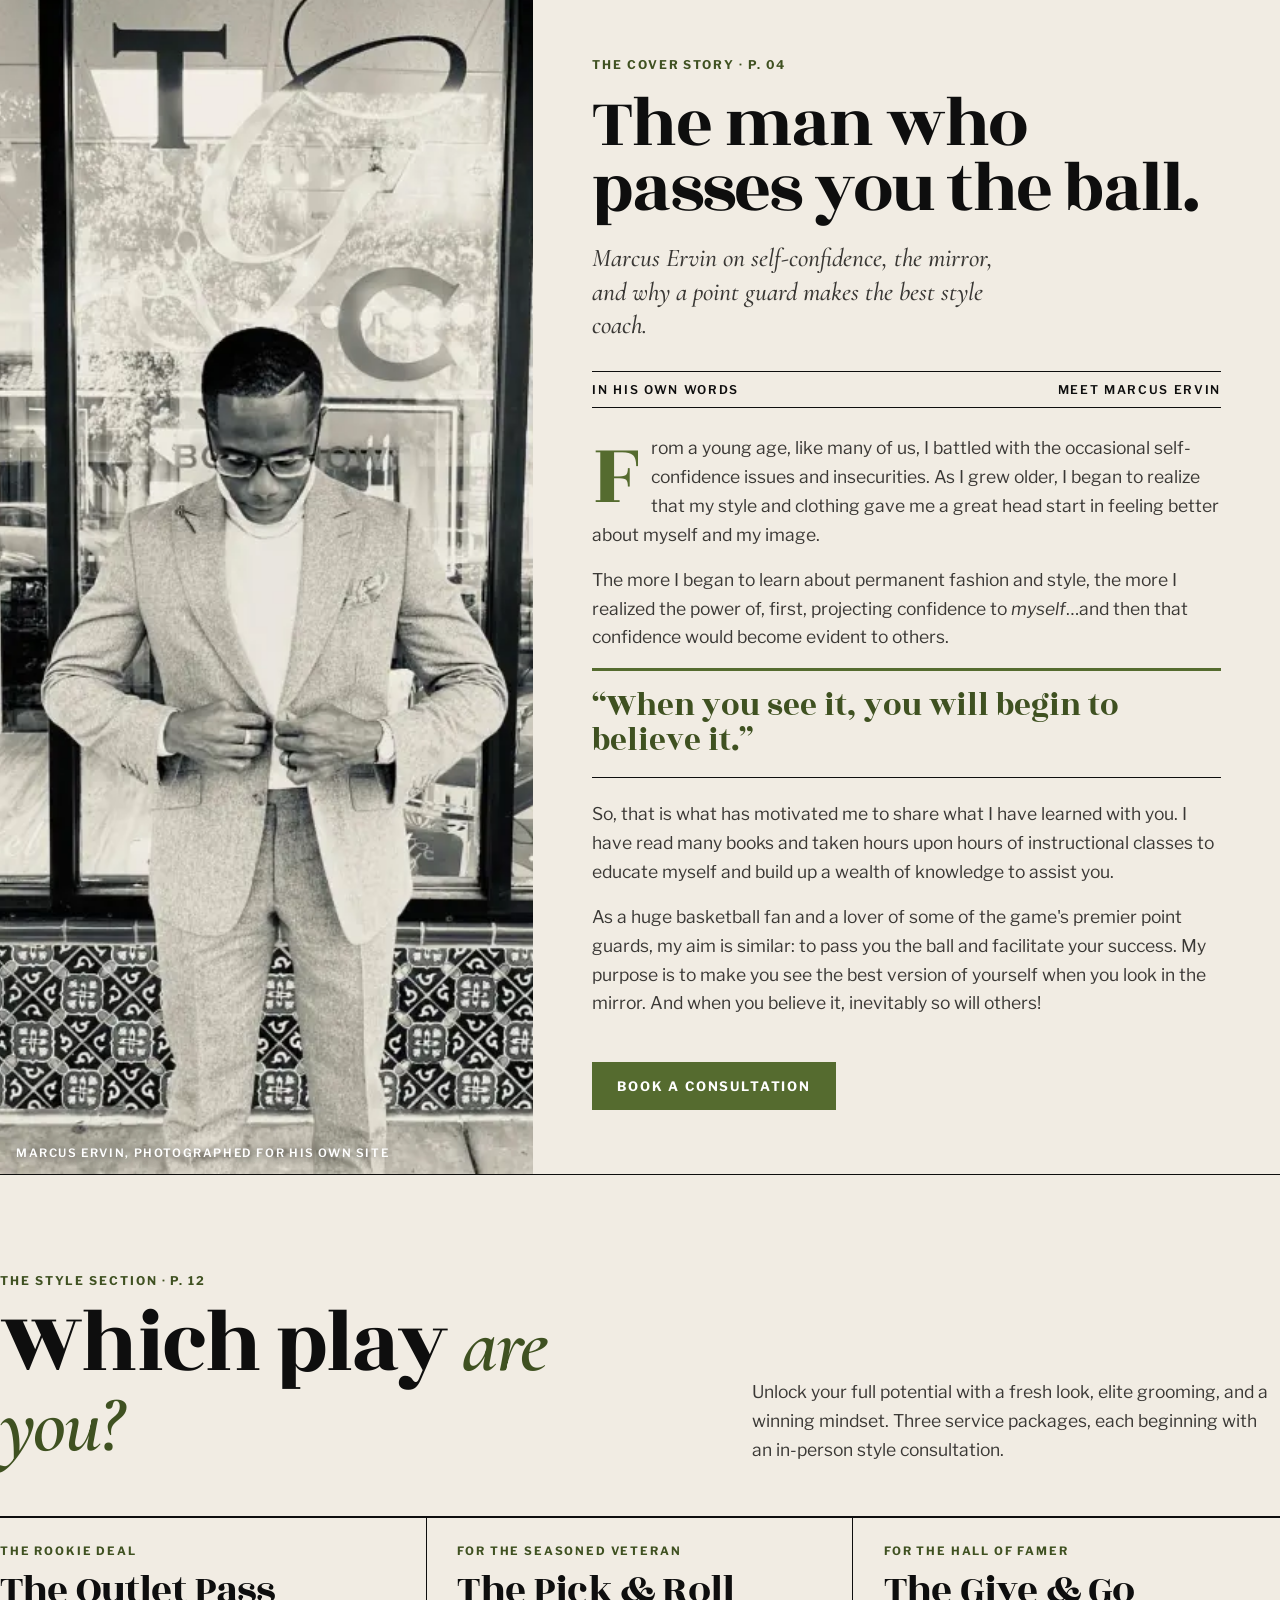
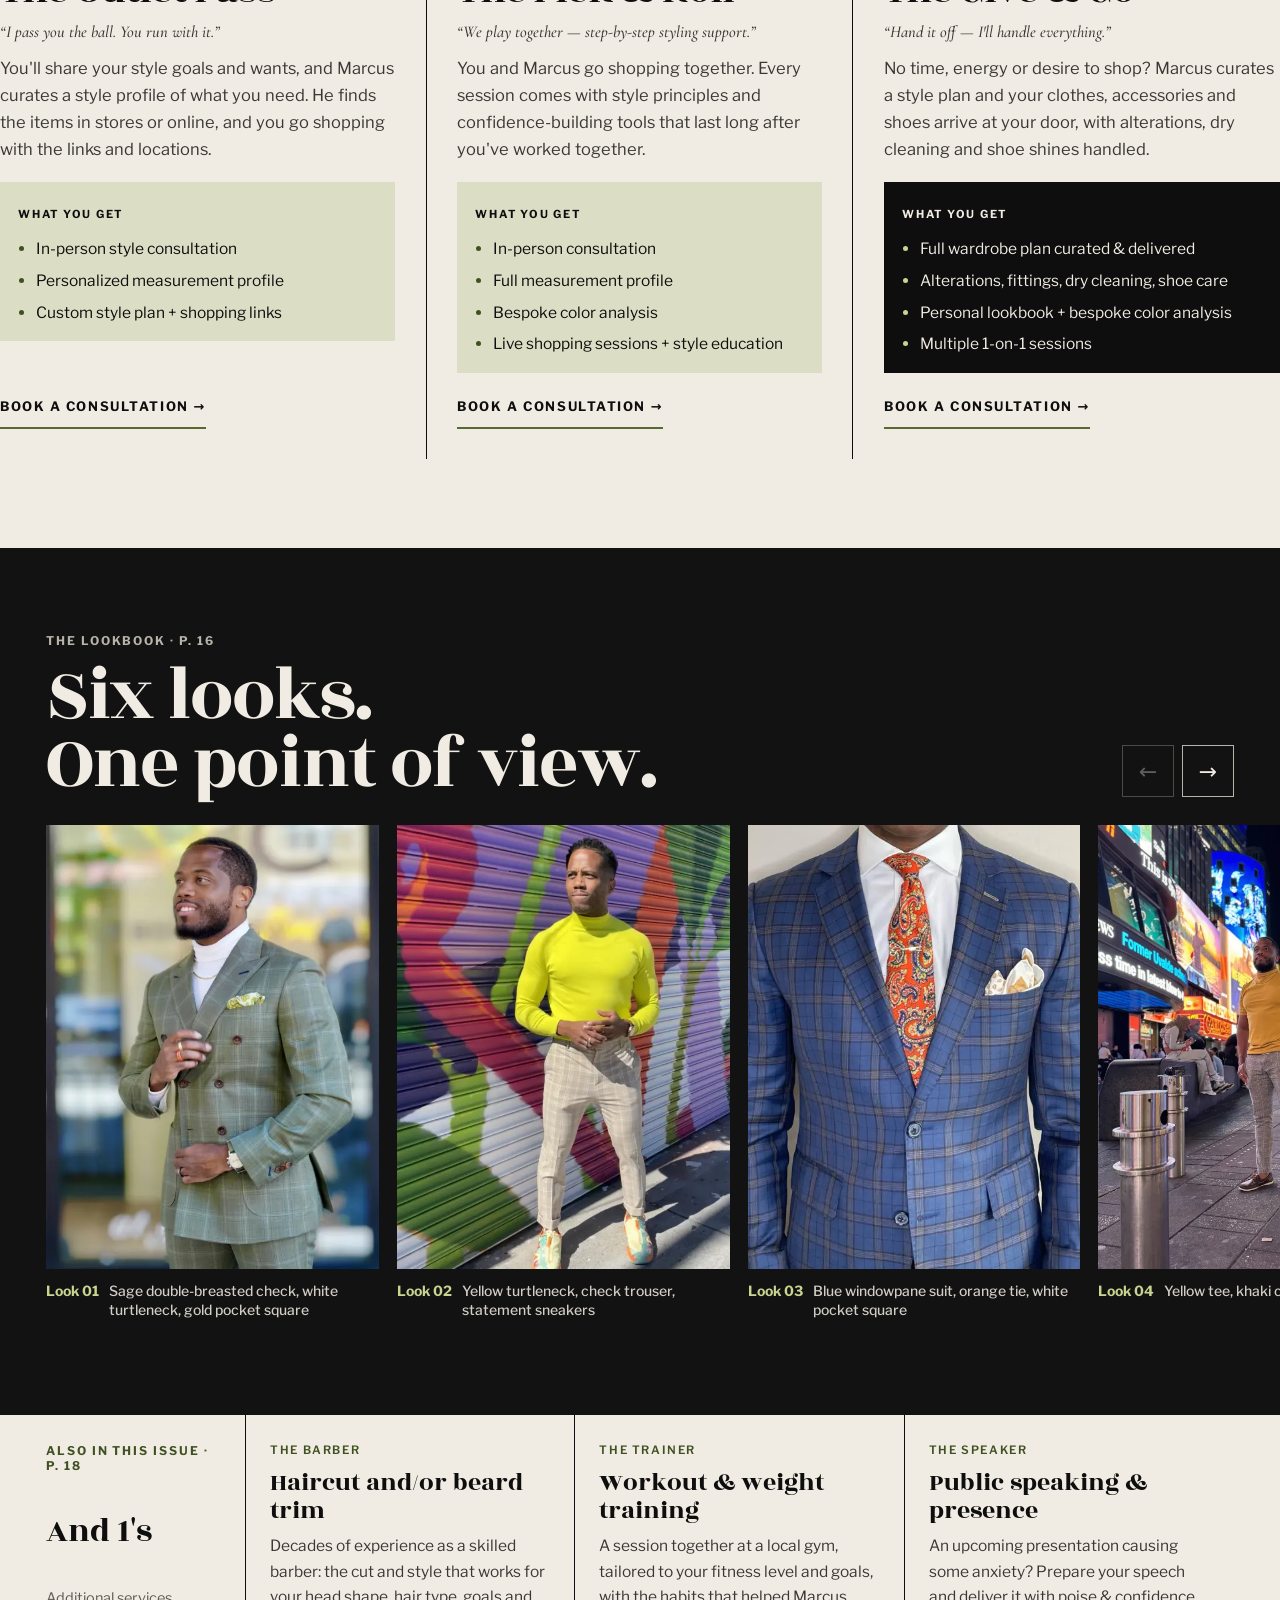
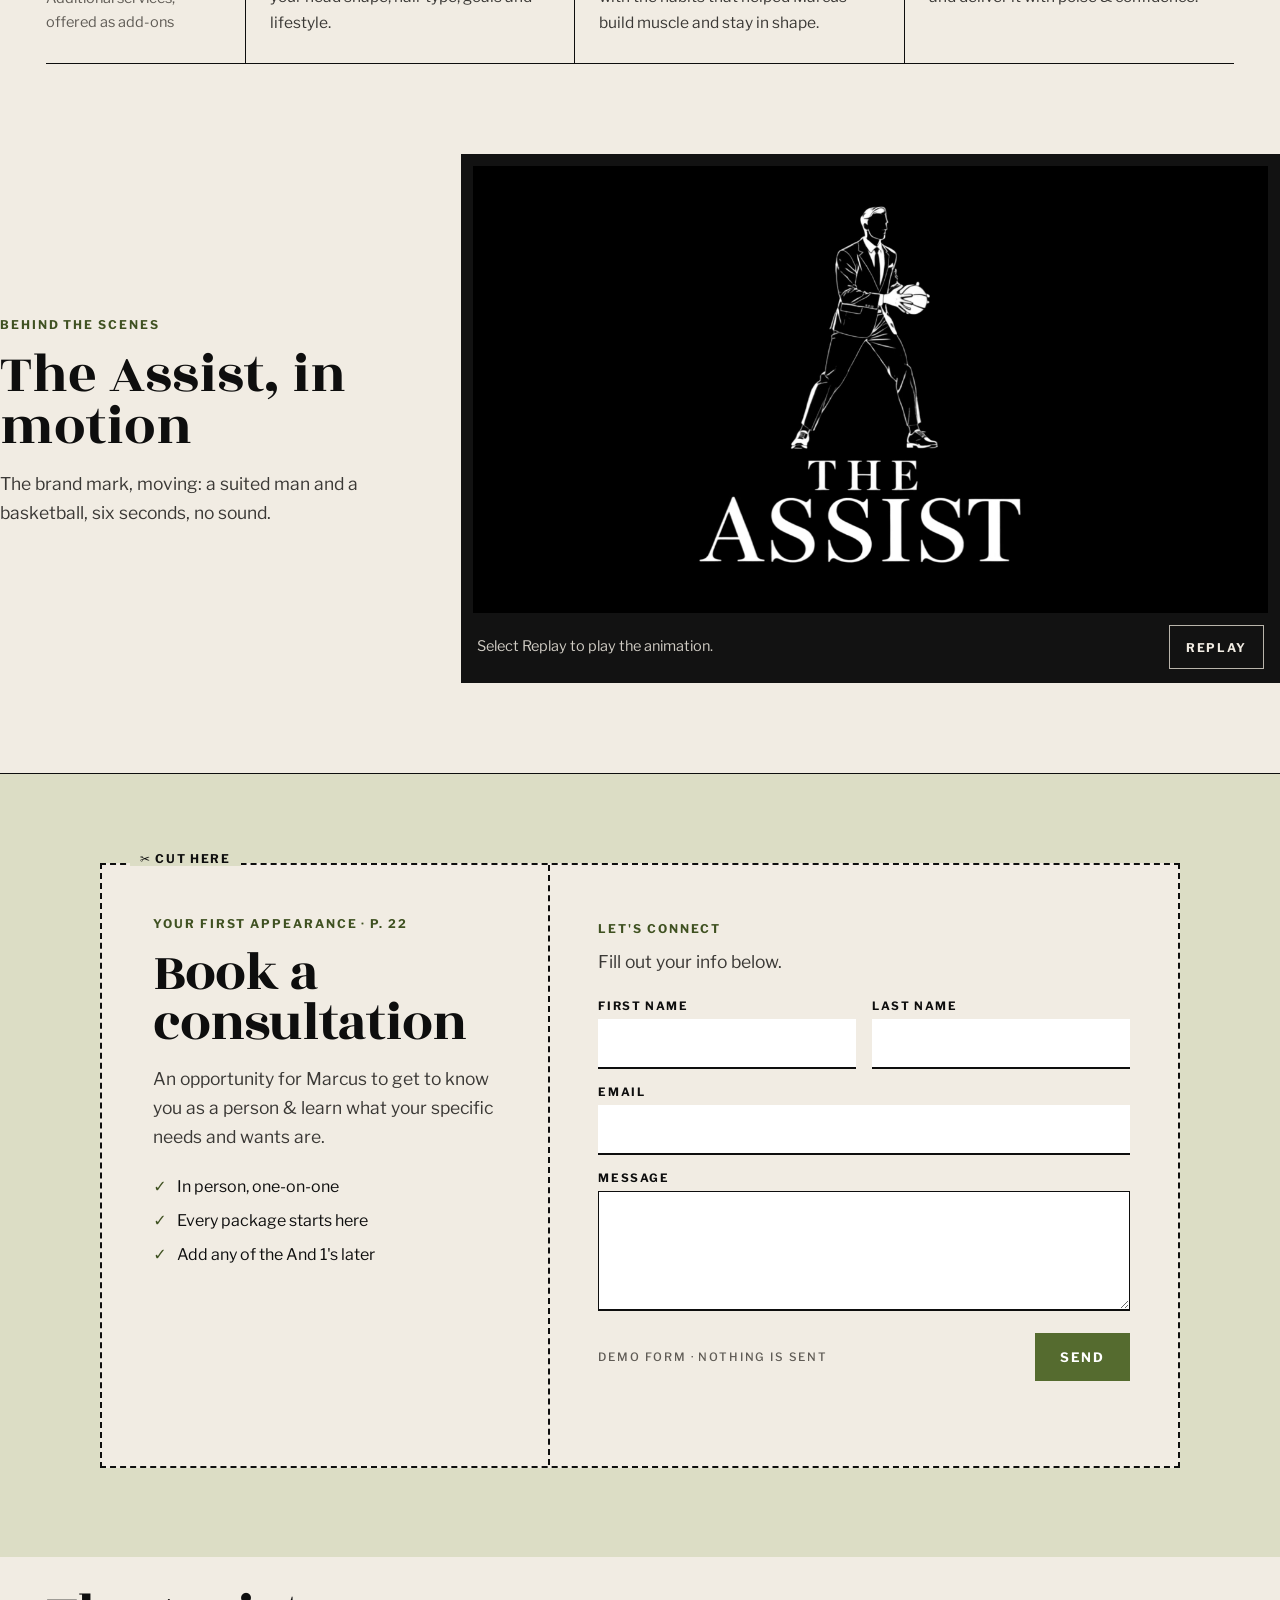
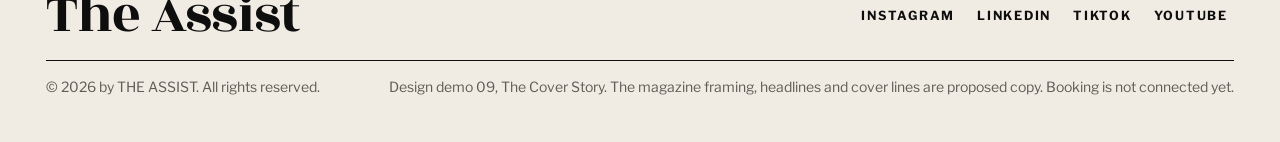
<file: the-assist/concepts/09-cover-story.html>
<!doctype html>
<html lang="en">
<head>
<meta charset="utf-8">
<meta name="viewport" content="width=device-width, initial-scale=1">
<meta name="robots" content="noindex">
<title>The Assist — The Cover Story</title>
<meta name="description" content="The Confidence Issue: Marcus Ervin helps professional gentlemen increase self-confidence by improving their style. Book a consultation.">
<link rel="preconnect" href="https://fonts.googleapis.com">
<link rel="preconnect" href="https://fonts.gstatic.com" crossorigin>
<link href="https://fonts.googleapis.com/css2?family=Cormorant+Garamond:ital,wght@1,500;1,600&family=Libre+Franklin:ital,wght@0,400;0,500;0,600;0,700;0,800;1,400&family=Rozha+One&display=swap" rel="stylesheet">
<style>
:root{
  --paper:#f1ece3; --paper-2:#e8e1d5; --ink:#0e0e0e; --ink-2:#3a3835; --ink-3:#5f5b55;
  --olive:#556b2f; --olive-ink:#3f5121; --khaki:#dcddc5; --khaki-hi:#c8d48f; --silver:#b9b4ab; --gloss:#121212;
  --didone:'Rozha One','Bodoni 72',Didot,Georgia,serif;
  --sans:'Libre Franklin',system-ui,sans-serif;
  --ital:'Cormorant Garamond',Georgia,serif;
  --pad:clamp(16px,3.6vw,48px); --max:1400px;
}
*,*::before,*::after{box-sizing:border-box}
html{scroll-behavior:smooth;scroll-padding-top:70px}
@media (prefers-reduced-motion:reduce){html{scroll-behavior:auto}}
body{margin:0;background:var(--paper);color:var(--ink);font:400 17.5px/1.65 var(--sans);-webkit-font-smoothing:antialiased;overflow-x:hidden}
img{display:block;max-width:100%;height:auto}
a{color:inherit}
:focus-visible{outline:3px solid var(--olive);outline-offset:3px}
.wrap{max-width:var(--max);margin:0 auto;padding:0 var(--pad)}
.caps{font:700 12px/1.3 var(--sans);letter-spacing:.16em;text-transform:uppercase}
.skip{position:absolute;left:-999px;top:8px;background:var(--ink);color:#fff;padding:12px 16px;z-index:100}
.skip:focus{left:8px}

.btn{display:inline-flex;align-items:center;justify-content:center;gap:10px;min-height:48px;padding:12px 24px;background:var(--olive);color:#fff;border:1px solid var(--olive);font:700 13px/1 var(--sans);letter-spacing:.14em;text-transform:uppercase;text-decoration:none;transition:background .2s,color .2s}
.btn:hover{background:var(--ink);border-color:var(--ink)}
.btn--ghost{background:transparent;color:var(--ink);border-color:var(--ink)}
.btn--ghost:hover{background:var(--ink);color:var(--paper)}
.more{display:inline-flex;align-items:center;gap:8px;min-height:44px;font:700 13px var(--sans);letter-spacing:.12em;text-transform:uppercase;text-decoration:none;border-bottom:2px solid var(--olive)}
.more:hover{color:var(--olive-ink)}

/* top bar */
.top{position:sticky;top:0;z-index:50;background:var(--paper);border-bottom:1px solid var(--ink)}
.top__row{display:grid;grid-template-columns:1fr auto 1fr;align-items:center;gap:16px;min-height:62px}
.issue{font:600 12.5px var(--sans);letter-spacing:.12em;text-transform:uppercase}
.issue b{color:var(--olive-ink)}
.nav{display:flex;gap:4px}
.nav a{font:600 13px var(--sans);letter-spacing:.1em;text-transform:uppercase;text-decoration:none;padding:14px 10px;display:inline-flex;align-items:center;min-height:44px}
.nav a:hover{color:var(--olive-ink)}
.nav .btn{display:none}
.nav a.btn:hover{color:#fff}
.top__cta{justify-self:end}
.top__cta .btn{min-height:44px;padding:10px 16px;font-size:12px}
.menu-btn{display:none;min-height:44px;padding:0 16px;border:1px solid var(--ink);background:transparent;font:700 12px var(--sans);letter-spacing:.14em;text-transform:uppercase;color:var(--ink)}

/* hero: the cover on the desk */
.newsstand{position:relative;padding:clamp(28px,3.6vw,52px) 0 clamp(48px,6vw,88px);border-bottom:1px solid var(--ink);overflow:hidden}
.newsstand__grid{display:grid;grid-template-columns:minmax(0,4fr) minmax(0,5.4fr) minmax(0,2.8fr);gap:clamp(24px,3.6vw,56px);align-items:center}
.intro .caps{color:var(--olive-ink)}
.intro h1{font:400 clamp(44px,4.6vw,76px)/1 var(--didone);letter-spacing:-.01em;margin:14px 0 18px}
.intro h1 em{font:italic 600 1.04em/1 var(--ital);color:var(--olive-ink)}
.intro p{margin:0 0 26px;max-width:38ch;color:var(--ink-2)}
.intro__cta{display:flex;flex-wrap:wrap;gap:12px;align-items:center}
.intro__note{margin-top:30px;padding-top:16px;border-top:1px solid var(--ink);display:flex;gap:28px;font:500 13px var(--sans);color:var(--ink-3)}
.intro__note strong{display:block;font:400 30px/1 var(--didone);color:var(--ink)}

.cover-wrap{perspective:1600px;display:flex;justify-content:center}
.cover{--accent:var(--olive);--accent-on:#fff;--accent-big:var(--khaki-hi);position:relative;container-type:inline-size;width:min(100%,560px);aspect-ratio:4/5.2;background:#222;color:#fff;overflow:hidden;box-shadow:0 2px 0 rgba(0,0,0,.08),0 30px 50px -24px rgba(0,0,0,.45),0 12px 18px -10px rgba(0,0,0,.25);transform:rotate(-1.4deg);transform-origin:50% 60%;transition:transform .45s cubic-bezier(.4,.1,.3,1)}
.cover.flip{transform:rotate(-1.4deg) rotateY(88deg)}
.cover::after{content:"";position:absolute;inset:0;pointer-events:none;background:linear-gradient(100deg,rgba(255,255,255,.18),rgba(255,255,255,0) 22%,rgba(255,255,255,0) 78%,rgba(0,0,0,.12))}
.cover__photo{position:absolute;inset:0;width:100%;height:100%;object-fit:cover;object-position:var(--pos,50% 0%)}
.cover__scrim{position:absolute;inset:0;background:linear-gradient(180deg,rgba(0,0,0,.25),rgba(0,0,0,0) 26%,rgba(0,0,0,0) 48%,rgba(0,0,0,.72))}
.mast{position:absolute;left:0;right:0;top:2.2%;margin:0;text-align:center;font:400 15.4cqi/.86 var(--didone);text-transform:uppercase;letter-spacing:-.01em;white-space:nowrap;color:rgba(255,255,255,.22);-webkit-text-stroke:max(1px,.22cqi) rgba(255,255,255,.92);text-shadow:0 2px 18px rgba(0,0,0,.18)}
.mast small{display:block;font:700 max(11px,2cqi)/1 var(--sans);letter-spacing:.32em;color:#fff;-webkit-text-stroke:0;margin-bottom:1.4cqi;text-shadow:0 1px 8px rgba(0,0,0,.45)}
.cover__lines{position:absolute;left:5%;bottom:5%;width:64%;display:flex;flex-direction:column;gap:12px}
.cl{font:800 max(12px,3.1cqi)/1.14 var(--sans);text-transform:uppercase;letter-spacing:.01em;text-shadow:0 1px 10px rgba(0,0,0,.35)}
.cl b{background:var(--accent);color:var(--accent-on);font-weight:800;padding:0 .22em;box-decoration-break:clone;-webkit-box-decoration-break:clone;text-shadow:none}
.cl--big{font:400 max(26px,7.4cqi)/.96 var(--didone);text-transform:none;letter-spacing:-.01em}
.cl--big b{font-weight:400;background:none;color:var(--accent-big);padding:0;text-shadow:0 1px 10px rgba(0,0,0,.35)}
.cover__side{position:absolute;right:5%;top:30%;width:30%;text-align:right;display:flex;flex-direction:column;gap:14px}
.cover__side .cl{font-size:max(11.5px,2.7cqi)}
.sticker{position:absolute;right:5%;bottom:5%;width:96px;height:96px;border-radius:50%;background:var(--accent);color:var(--accent-on);display:grid;place-items:center;text-align:center;font:800 12px/1.15 var(--sans);letter-spacing:.06em;text-transform:uppercase;transform:rotate(10deg);text-decoration:none;box-shadow:0 6px 14px rgba(0,0,0,.25)}
.sticker:hover{background:#fff;color:var(--ink)}

.variants{display:flex;flex-direction:column;gap:12px}
.variants__head{display:flex;justify-content:space-between;align-items:baseline;border-bottom:1px solid var(--ink);padding-bottom:10px}
.variants__head .caps{font-size:11.5px}
.variants ul{list-style:none;margin:0;padding:0;display:grid;gap:12px}
.variant{display:grid;grid-template-columns:76px 1fr;gap:14px;align-items:center;width:100%;padding:8px;border:1px solid transparent;background:transparent;text-align:left;cursor:pointer;font:inherit;color:inherit}
.variant img{width:76px;height:96px;object-fit:cover;box-shadow:0 6px 12px -6px rgba(0,0,0,.4)}
.variant strong{display:block;font:400 20px/1.1 var(--didone)}
.variant span{font:500 13.5px/1.35 var(--sans);color:var(--ink-3)}
.variant:hover{border-color:var(--silver)}
.variant[aria-pressed="true"]{border-color:var(--ink);background:var(--paper-2)}
.variant[aria-pressed="true"] strong{color:var(--olive-ink)}

/* folio */
.folio{display:flex;justify-content:space-between;gap:16px;padding:12px 0;border-bottom:1px solid var(--ink);font:600 11.5px var(--sans);letter-spacing:.16em;text-transform:uppercase;color:var(--ink-3)}
.folio b{color:var(--ink)}

/* contents */
.contents{display:grid;grid-template-columns:minmax(0,5fr) minmax(0,7fr);gap:clamp(28px,5vw,80px);padding:clamp(56px,7vw,104px) 0}
.contents h2{font:400 clamp(72px,9vw,150px)/.82 var(--didone);letter-spacing:-.03em;margin:0 0 28px}
.letter{border-top:1px solid var(--ink);padding-top:20px;max-width:46ch}
.letter .caps{color:var(--olive-ink)}
.letter p{margin:12px 0 0;color:var(--ink-2)}
.letter .sign{font:italic 600 26px/1 var(--ital);color:var(--ink);margin-top:18px}
.toc{list-style:none;margin:0;padding:0;border-top:2px solid var(--ink)}
.toc a{position:relative;display:grid;grid-template-columns:72px minmax(0,1fr) auto;gap:20px;align-items:center;padding:20px 0;border-bottom:1px solid var(--ink);text-decoration:none;transition:padding .25s ease}
.toc__n{font:400 44px/1 var(--didone);color:var(--olive)}
.toc strong{display:block;font:400 clamp(26px,2.6vw,38px)/1.05 var(--didone)}
.toc span.dek{display:block;font:italic 500 19px/1.3 var(--ital);color:var(--ink-2);margin-top:4px}
.toc__pg{font:600 12px var(--sans);letter-spacing:.14em;text-transform:uppercase;color:var(--ink-3)}
.toc__peek{position:absolute;right:90px;top:50%;width:120px;height:150px;object-fit:cover;transform:translateY(-50%) rotate(3deg) scale(.9);opacity:0;pointer-events:none;transition:opacity .25s,transform .35s cubic-bezier(.2,.7,.2,1);box-shadow:0 14px 24px -12px rgba(0,0,0,.5);z-index:2}
.toc a:hover,.toc a:focus-visible{padding-left:14px}
.toc a:hover .toc__peek,.toc a:focus-visible .toc__peek{opacity:1;transform:translateY(-50%) rotate(3deg) scale(1)}
.toc a:hover .toc__n{color:var(--ink)}

/* cover story spread */
.spread{display:grid;grid-template-columns:minmax(0,5fr) minmax(0,7fr);border-top:1px solid var(--ink);border-bottom:1px solid var(--ink)}
.spread__photo{position:relative;min-height:100%;background:var(--gloss)}
.spread__photo img{width:100%;height:100%;object-fit:cover;object-position:50% 30%;position:absolute;inset:0}
.spread__photo figcaption{position:absolute;left:16px;bottom:14px;color:#fff;font:600 11.5px var(--sans);letter-spacing:.14em;text-transform:uppercase;text-shadow:0 1px 8px rgba(0,0,0,.6)}
.spread__text{padding:clamp(32px,5vw,80px) clamp(20px,4.6vw,72px)}
.spread__text .caps{color:var(--olive-ink)}
.spread h2{font:400 clamp(48px,5.6vw,96px)/.92 var(--didone);letter-spacing:-.025em;margin:14px 0 18px}
.standfirst{font:italic 500 clamp(22px,2vw,28px)/1.3 var(--ital);color:var(--ink-2);margin:0 0 30px;max-width:40ch}
.byline{font:600 12px var(--sans);letter-spacing:.14em;text-transform:uppercase;margin:0 0 26px;padding:10px 0;border-top:1px solid var(--ink);border-bottom:1px solid var(--ink);display:flex;justify-content:space-between;gap:12px}
.cols{columns:2 300px;column-gap:40px;column-rule:1px solid rgba(14,14,14,.18)}
.cols p{margin:0 0 16px;color:var(--ink-2)}
.cols p:first-child::first-letter{float:left;font:400 92px/.78 var(--didone);color:var(--olive);padding:6px 10px 0 0}
.pull{break-inside:avoid;margin:10px 0 22px;padding:18px 0;border-top:3px solid var(--olive);border-bottom:1px solid var(--ink);font:400 clamp(28px,2.6vw,38px)/1.05 var(--didone);color:var(--olive-ink)}

/* style section */
.style{padding:clamp(56px,7vw,104px) 0}
.style__head{display:grid;grid-template-columns:minmax(0,1fr) minmax(0,1fr);gap:20px 48px;align-items:end;margin-bottom:clamp(28px,4vw,52px)}
.style__head h2{font:400 clamp(56px,7vw,120px)/.86 var(--didone);letter-spacing:-.03em;margin:10px 0 0}
.style__head h2 em{font:italic 600 .9em/1 var(--ital);color:var(--olive-ink)}
.style__head p{margin:0;max-width:44ch;color:var(--ink-2);justify-self:end}
.style__head .caps{color:var(--olive-ink)}
.articles{display:grid;grid-template-columns:repeat(3,minmax(0,1fr));border-top:2px solid var(--ink)}
.art{padding:26px clamp(18px,2.4vw,32px) 30px;border-right:1px solid var(--ink);display:flex;flex-direction:column;gap:12px}
.art:first-child{padding-left:0}
.art:last-child{border-right:0;padding-right:0}
.art__kick{color:var(--olive-ink);font-size:11.5px}
.art h3{font:400 clamp(36px,3.2vw,52px)/.95 var(--didone);letter-spacing:-.02em;margin:0}
.art__dek{font:italic 500 22px/1.25 var(--ital);margin:0;color:var(--ink-2)}
.art p{margin:0;color:var(--ink-2);font-size:16.5px}
.get{margin-top:6px;background:var(--khaki);padding:16px 18px}
.get .caps{font-size:11px}
.get ul{margin:10px 0 0;padding:0 0 0 18px;display:grid;gap:6px;font-size:15.5px}
.get li::marker{color:var(--olive-ink)}
.art .more{margin-top:auto;align-self:flex-start}
.art--feature .get{background:var(--ink);color:var(--paper)}
.art--feature .get li::marker{color:var(--khaki-hi)}

/* lookbook */
.lookbook{background:var(--gloss);color:var(--paper);padding:clamp(48px,6vw,88px) 0}
.lookbook__head{display:flex;flex-wrap:wrap;justify-content:space-between;align-items:end;gap:16px;margin-bottom:28px}
.lookbook h2{font:400 clamp(48px,6vw,100px)/.88 var(--didone);margin:8px 0 0;letter-spacing:-.025em}
.lookbook .caps{color:var(--silver)}
.lb-ctrl{display:flex;gap:8px}
.lb-ctrl button{min-width:52px;min-height:52px;border:1px solid var(--silver);background:transparent;color:var(--paper);font:400 22px var(--sans);cursor:pointer}
.lb-ctrl button:hover{background:var(--paper);color:var(--ink)}
.lb-ctrl button:disabled{opacity:.35;cursor:default;background:transparent;color:var(--paper)}
.reel{display:grid;grid-auto-flow:column;grid-auto-columns:clamp(240px,26vw,380px);gap:18px;overflow-x:auto;scroll-snap-type:x mandatory;padding:0 var(--pad) 18px;scroll-padding:0 var(--pad);scrollbar-width:thin;scrollbar-color:var(--silver) transparent}
.reel:focus-visible{outline-offset:-3px}
.look{scroll-snap-align:start;margin:0}
.look img{width:100%;aspect-ratio:3/4;object-fit:cover}
.look figcaption{display:flex;gap:10px;padding:12px 0 0;font:500 14px/1.4 var(--sans);color:rgba(241,236,227,.86)}
.look figcaption b{color:var(--khaki-hi);font-weight:700;white-space:nowrap}

/* also in this issue */
.also{display:grid;grid-template-columns:200px repeat(3,minmax(0,1fr));border-bottom:1px solid var(--ink)}
.also > *{padding:28px 24px;border-right:1px solid var(--ink)}
.also > *:last-child{border-right:0}
.also__title{padding-left:0;display:flex;flex-direction:column;justify-content:space-between;gap:20px}
.also__title strong{font:400 34px/1 var(--didone)}
.also__title .caps{color:var(--olive-ink)}
.also h3{font:400 26px/1.08 var(--didone);margin:0 0 8px}
.also p{margin:0;font-size:15.5px;color:var(--ink-2)}
.also .pg{display:block;font:600 11.5px var(--sans);letter-spacing:.14em;text-transform:uppercase;color:var(--olive-ink);margin-bottom:12px}

/* behind the scenes */
.bts{padding:clamp(56px,7vw,100px) 0;display:grid;grid-template-columns:minmax(0,4fr) minmax(0,8fr);gap:clamp(24px,4vw,64px);align-items:center}
.bts h2{font:400 clamp(40px,4.4vw,72px)/.92 var(--didone);margin:12px 0 16px}
.bts .caps{color:var(--olive-ink)}
.bts p{margin:0;color:var(--ink-2);max-width:36ch}
.screen{background:var(--gloss);padding:12px}
.screen__media{position:relative;aspect-ratio:16/9;background:#000;overflow:hidden}
.screen__media video,.screen__media img{position:absolute;inset:0;width:100%;height:100%;object-fit:contain}
.screen__media video{mix-blend-mode:screen}
.is-playing .screen__media img{visibility:hidden}
.screen__bar{display:flex;flex-wrap:wrap;justify-content:space-between;align-items:center;gap:12px;padding:12px 4px 2px;color:rgba(241,236,227,.85)}
.screen__bar p{margin:0;font-size:14.5px;color:rgba(241,236,227,.85)}
.screen__bar .btns{display:flex;gap:8px}
.screen__bar button{min-height:44px;padding:8px 16px;border:1px solid var(--silver);background:transparent;color:var(--paper);font:700 12px var(--sans);letter-spacing:.14em;text-transform:uppercase;cursor:pointer}
.screen__bar button:hover{background:var(--paper);color:var(--ink)}
[hidden]{display:none!important}

/* coupon */
.subscribe{background:var(--khaki);padding:clamp(56px,7vw,104px) 0;border-top:1px solid var(--ink)}
.coupon{position:relative;max-width:1080px;margin:0 auto;background:var(--paper);border:2px dashed var(--ink);display:grid;grid-template-columns:minmax(0,5fr) minmax(0,7fr)}
.coupon__cut{position:absolute;left:28px;top:-14px;background:var(--khaki);padding:0 10px;font:700 12px var(--sans);letter-spacing:.14em;text-transform:uppercase}
.coupon__offer{padding:clamp(28px,4vw,52px);border-right:2px dashed var(--ink);display:flex;flex-direction:column;gap:16px;container-type:inline-size}
.coupon__offer .caps{color:var(--olive-ink)}
.coupon__offer h2{font:400 min(16cqi,64px)/.92 var(--didone);margin:0;letter-spacing:-.02em}
.coupon__offer p{margin:0;color:var(--ink-2)}
.coupon__offer ul{list-style:none;margin:6px 0 0;padding:0;display:grid;gap:8px;font-size:16px}
.coupon__offer li{display:flex;gap:10px}
.coupon__offer li::before{content:"✓";color:var(--olive-ink);font-weight:800}
.coupon form{padding:clamp(24px,4vw,48px)}
.fields{display:grid;grid-template-columns:1fr 1fr;gap:16px}
.field{display:flex;flex-direction:column;gap:6px}
.field--full{grid-column:1/-1}
.field label{font:700 11.5px var(--sans);letter-spacing:.14em;text-transform:uppercase}
.field input,.field textarea{font:400 17px/1.4 var(--sans);color:var(--ink);background:#fff;border:0;border-bottom:2px solid var(--ink);border-radius:0;padding:12px 4px;min-height:50px}
.field textarea{min-height:120px;resize:vertical;border:1px solid var(--ink);border-bottom-width:2px;padding:12px}
.field input:focus,.field textarea:focus{outline:none;border-color:var(--olive);background:#fbfbf3}
.field [aria-invalid="true"]{border-color:#b3261e}
.coupon__foot{display:flex;flex-wrap:wrap;justify-content:space-between;align-items:center;gap:14px;margin-top:22px}
.coupon__foot .caps{font-weight:500;color:var(--ink-3);font-size:11.5px}
.status{flex-basis:100%;margin:0;min-height:1.5em;font-size:15px;color:var(--ink-2)}

footer{padding:36px 0 30px}
.foot{display:flex;flex-wrap:wrap;justify-content:space-between;align-items:flex-end;gap:20px}
.foot__mast{font:400 56px/.8 var(--didone);text-decoration:none;letter-spacing:-.02em}
.foot ul{list-style:none;margin:0;padding:0;display:flex;flex-wrap:wrap;gap:4px 10px}
.foot ul a{display:inline-flex;align-items:center;min-height:44px;padding:0 6px;font:700 12.5px var(--sans);letter-spacing:.14em;text-transform:uppercase;text-decoration:none}
.foot ul a:hover{color:var(--olive-ink)}
.foot__note{display:flex;flex-wrap:wrap;justify-content:space-between;gap:12px;margin-top:22px;padding-top:14px;border-top:1px solid var(--ink);font-size:14px;color:var(--ink-3)}

.js [data-reveal]{opacity:0;transform:translateY(18px);transition:opacity .7s ease,transform .7s cubic-bezier(.2,.7,.2,1)}
.js [data-reveal].is-in{opacity:1;transform:none}
@media (prefers-reduced-motion:reduce){.js [data-reveal]{opacity:1;transform:none;transition:none}.cover,.cover.flip{transition:none;transform:rotate(-1.4deg)}}

@media (max-width:1180px){
  .newsstand__grid{grid-template-columns:minmax(0,1fr) minmax(0,1fr)}
  .variants{grid-column:1/-1}
  .variants ul{grid-template-columns:repeat(3,minmax(0,1fr))}
}
@media (max-width:1040px){
  .top__row{grid-template-columns:auto 1fr auto}
  .issue{display:none}
  .menu-btn{display:inline-flex;align-items:center}
  .nav{display:none}
  .nav[data-open="true"]{display:flex;flex-direction:column;position:absolute;left:0;right:0;top:100%;background:var(--paper);border-bottom:1px solid var(--ink);padding:6px var(--pad) 20px}
  .nav[data-open="true"] a{padding:14px 0;font-size:15px;border-bottom:1px solid rgba(14,14,14,.2)}
  .nav[data-open="true"] .btn{display:inline-flex;margin-top:16px;align-self:flex-start;border-bottom:1px solid var(--olive)}
  .top__brand{display:block!important}
  .articles{grid-template-columns:1fr}
  .art,.art:first-child,.art:last-child{padding:26px 0;border-right:0;border-bottom:1px solid var(--ink)}
  .also{grid-template-columns:1fr 1fr}
  .also__title{grid-column:1/-1;border-right:0!important;border-bottom:1px solid var(--ink);padding-left:0}
  .also > *:nth-child(3){border-right:0}
  .also > *:nth-child(4){grid-column:1/-1;border-top:1px solid var(--ink)}
}
.top__brand{display:none;justify-self:center;font:400 28px/1 var(--didone);text-decoration:none;white-space:nowrap;padding:8px 0}
@media (max-width:820px){
  .newsstand__grid,.contents,.spread,.style__head,.bts,.coupon{grid-template-columns:minmax(0,1fr)}
  .cover-wrap{order:-1}
  .cover{transform:none}
  .cover.flip{transform:rotateY(88deg)}
  .spread__photo{min-height:0;aspect-ratio:4/5}
  .style__head p{justify-self:start}
  .coupon__offer{border-right:0;border-bottom:2px dashed var(--ink)}
  .toc__peek{display:none}
  .toc a{grid-template-columns:52px minmax(0,1fr)}
  .toc__pg{display:none}
  .toc__n{font-size:34px}
}
@media (max-width:560px){
  body{font-size:16.5px}
  .fields{grid-template-columns:1fr}
  .variants ul{grid-template-columns:1fr}
  .variant{grid-template-columns:56px 1fr}
  .variant img{width:56px;height:70px}
  .also{grid-template-columns:1fr}
  .also > *{border-right:0!important;border-bottom:1px solid var(--ink);grid-column:auto!important}
  .also > *:nth-child(4){border-top:0}
  .cover__side{display:none}
  .cover__lines{width:72%}
  .sticker{width:86px;height:86px;font-size:11.5px;top:42%;bottom:auto}
  .top__cta .long{display:none}
  .top__cta .btn{padding:10px 14px}
  .folio span:nth-child(2){display:none}
  .intro__note{gap:18px}
}
</style>
<meta name="robots" content="noindex,nofollow"></head>
<body>
<a class="skip" href="#main">Skip to content</a>

<header class="top">
  <div class="wrap top__row">
    <span class="issue">Issue No. 01 · <b>The Confidence Issue</b></span>
    <button class="menu-btn" data-nav-toggle aria-controls="site-nav" aria-expanded="false">Menu</button>
    <a class="top__brand" href="#main" aria-label="The Assist — home">The Assist</a>
    <nav class="nav" id="site-nav" aria-label="Main">
      <a href="#contents">Contents</a>
      <a href="#cover-story">The cover story</a>
      <a href="#style">Style section</a>
      <a href="#also">And 1's</a>
      <a class="btn" href="#consultation">Book a consultation</a>
    </nav>
    <div class="top__cta"><a class="btn" href="#consultation">Book<span class="long"> a consultation</span></a></div>
  </div>
</header>

<main id="main">
  <section class="newsstand" aria-labelledby="hero-title">
    <div class="wrap newsstand__grid">
      <div class="intro">
        <span class="caps">On the cover · Marcus Ervin</span>
        <h1 id="hero-title">Look like the cover. <em>Feel like it, too.</em></h1>
        <p>Personal styling for professional men. I help professional gentlemen increase self confidence by improving your style &amp; teaching you essential fashion principles.</p>
        <div class="intro__cta">
          <a class="btn" href="#consultation">Book a consultation</a>
          <a class="more" href="#contents">Read the issue ↓</a>
        </div>
        <div class="intro__note">
          <span><strong>03</strong>Styling packages</span>
          <span><strong>03</strong>And 1's add-ons</span>
          <span><strong>1</strong>Style coach, trainer &amp; barber</span>
        </div>
      </div>

      <div class="cover-wrap">
        <article class="cover" data-cover aria-label="Magazine cover: The Assist, The Confidence Issue, featuring Marcus Ervin">
          <img class="cover__photo" data-cover-img src="../assets/web/r3/sage-1600.webp" width="1016" height="1429" alt="Marcus Ervin in a sage double-breasted check suit and white turtleneck" fetchpriority="high">
          <div class="cover__scrim" aria-hidden="true"></div>
          <p class="mast"><small>Men's personal styling · Issue 01</small>The Assist</p>
          <div class="cover__side">
            <p class="cl" style="margin:0">Style coach, trainer, <b>barber</b>. All in one.</p>
            <p class="cl" style="margin:0">Plus: haircuts, workouts &amp; <b>presence</b> training</p>
          </div>
          <div class="cover__lines">
            <p class="cl cl--big" style="margin:0">Discover the <b>MVP</b> you've always been</p>
            <p class="cl" style="margin:0">The Outlet Pass · The Pick &amp; Roll · The Give &amp; Go: <b>which play are you?</b></p>
          </div>
          <a class="sticker" href="#consultation">Book a<br>consultation</a>
        </article>
      </div>

      <div class="variants">
        <div class="variants__head"><span class="caps">Pick your cover</span><span class="caps" style="color:var(--ink-3);font-weight:500">3 editions</span></div>
        <ul>
          <li><button class="variant" type="button" aria-pressed="true" data-variant="0"><img src="../assets/web/r3/sage-800.webp" width="569" height="800" alt=""><span><strong>The tailored edition</strong>Sage double-breasted, white turtleneck</span></button></li>
          <li><button class="variant" type="button" aria-pressed="false" data-variant="1"><img src="../assets/web/r3/city-800.webp" width="600" height="800" alt=""><span><strong>The city edition</strong>Navy suit, downtown</span></button></li>
          <li><button class="variant" type="button" aria-pressed="false" data-variant="2"><img src="../assets/web/r3/yellow-wall-800.webp" width="576" height="800" alt=""><span><strong>The colour edition</strong>Yellow turtleneck, check trouser</span></button></li>
        </ul>
      </div>
    </div>
  </section>

  <div class="wrap"><p class="folio"><b>The Assist</b><span>The Confidence Issue</span><span>Page 03</span></p></div>

  <section class="wrap contents" id="contents" aria-labelledby="contents-title">
    <div>
      <h2 id="contents-title">Contents</h2>
      <div class="letter" data-reveal>
        <span class="caps">From the founder</span>
        <p>Hello, my name is Marcus Ervin, and I would like to welcome you to “THE ASSIST”! Think of me as your style coach, trainer, and barber — all in one.</p>
        <p>Every quarter of The Assist is designed to unlock a different level of your confidence. Let's run the play.</p>
        <p class="sign">Marcus Ervin</p>
      </div>
    </div>
    <ol class="toc" role="list">
      <li><a href="#cover-story"><span class="toc__n">04</span><span><strong>The cover story</strong><span class="dek">The man who passes you the ball</span></span><span class="toc__pg">Feature</span><img class="toc__peek" src="../assets/web/r3/city-800.webp" alt="" loading="lazy" width="600" height="800"></a></li>
      <li><a href="#style"><span class="toc__n">12</span><span><strong>The style section</strong><span class="dek">Three ways to work with Marcus</span></span><span class="toc__pg">Services</span><img class="toc__peek" src="../assets/web/r3/blue-check-800.webp" alt="" loading="lazy" width="800" height="663"></a></li>
      <li><a href="#lookbook"><span class="toc__n">16</span><span><strong>The lookbook</strong><span class="dek">Six looks, one point of view</span></span><span class="toc__pg">Fashion</span><img class="toc__peek" src="../assets/web/r3/yellow-wall-800.webp" alt="" loading="lazy" width="576" height="800"></a></li>
      <li><a href="#also"><span class="toc__n">18</span><span><strong>And 1's</strong><span class="dek">The barber, the trainer, the speaker</span></span><span class="toc__pg">Grooming</span><img class="toc__peek" src="../assets/web/r3/tie-detail-800.webp" alt="" loading="lazy" width="800" height="534"></a></li>
      <li><a href="#consultation"><span class="toc__n">22</span><span><strong>Book a consultation</strong><span class="dek">Your first appearance</span></span><span class="toc__pg">Last page</span><img class="toc__peek" src="../assets/web/r3/sky-wall-800.webp" alt="" loading="lazy" width="600" height="800"></a></li>
    </ol>
  </section>

  <section class="spread" id="cover-story" aria-labelledby="story-title">
    <figure class="spread__photo" style="margin:0">
      <img src="../assets/web/r3/cream-bw-1600.webp" srcset="../assets/web/r3/cream-bw-800.webp 800w, ../assets/web/r3/cream-bw-1600.webp 1440w" sizes="(max-width:820px) 100vw, 42vw" width="1440" height="1440" loading="lazy" alt="Black-and-white portrait of Marcus Ervin in a cream jacket, fastening it in front of a shop window">
      <figcaption>Marcus Ervin, photographed for his own site</figcaption>
    </figure>
    <div class="spread__text">
      <span class="caps">The cover story · p. 04</span>
      <h2 id="story-title">The man who passes you the ball.</h2>
      <p class="standfirst">Marcus Ervin on self-confidence, the mirror, and why a point guard makes the best style coach.</p>
      <p class="byline"><span>In his own words</span><span>Meet Marcus Ervin</span></p>
      <div class="cols">
        <p>From a young age, like many of us, I battled with the occasional self-confidence issues and insecurities. As I grew older, I began to realize that my style and clothing gave me a great head start in feeling better about myself and my image.</p>
        <p>The more I began to learn about permanent fashion and style, the more I realized the power of, first, projecting confidence to <em>myself</em>…and then that confidence would become evident to others.</p>
        <blockquote class="pull">“When you see it, you will begin to believe it.”</blockquote>
        <p>So, that is what has motivated me to share what I have learned with you. I have read many books and taken hours upon hours of instructional classes to educate myself and build up a wealth of knowledge to assist you.</p>
        <p>As a huge basketball fan and a lover of some of the game's premier point guards, my aim is similar: to pass you the ball and facilitate your success. My purpose is to make you see the best version of yourself when you look in the mirror. And when you believe it, inevitably so will others!</p>
      </div>
      <p style="margin:28px 0 0"><a class="btn" href="#consultation">Book a consultation</a></p>
    </div>
  </section>

  <section class="wrap style" id="style" aria-labelledby="style-title">
    <div class="style__head">
      <div><span class="caps">The style section · p. 12</span><h2 id="style-title">Which play <em>are you?</em></h2></div>
      <p>Unlock your full potential with a fresh look, elite grooming, and a winning mindset. Three service packages, each beginning with an in-person style consultation.</p>
    </div>
    <div class="articles">
      <article class="art" data-reveal>
        <span class="art__kick caps">The Rookie Deal</span>
        <h3>The Outlet Pass</h3>
        <p class="art__dek">“I pass you the ball. You run with it.”</p>
        <p>You'll share your style goals and wants, and Marcus curates a style profile of what you need. He finds the items in stores or online, and you go shopping with the links and locations.</p>
        <div class="get"><span class="caps">What you get</span><ul><li>In-person style consultation</li><li>Personalized measurement profile</li><li>Custom style plan + shopping links</li></ul></div>
        <a class="more" href="#consultation" data-prefill="Hi Marcus — I read about The Outlet Pass and I'd like to book a consultation.">Book a consultation →</a>
      </article>
      <article class="art" data-reveal>
        <span class="art__kick caps">For the Seasoned Veteran</span>
        <h3>The Pick &amp; Roll</h3>
        <p class="art__dek">“We play together — step-by-step styling support.”</p>
        <p>You and Marcus go shopping together. Every session comes with style principles and confidence-building tools that last long after you've worked together.</p>
        <div class="get"><span class="caps">What you get</span><ul><li>In-person consultation</li><li>Full measurement profile</li><li>Bespoke color analysis</li><li>Live shopping sessions + style education</li></ul></div>
        <a class="more" href="#consultation" data-prefill="Hi Marcus — I read about The Pick & Roll and I'd like to book a consultation.">Book a consultation →</a>
      </article>
      <article class="art art--feature" data-reveal>
        <span class="art__kick caps">For the Hall of Famer</span>
        <h3>The Give &amp; Go</h3>
        <p class="art__dek">“Hand it off — I'll handle everything.”</p>
        <p>No time, energy or desire to shop? Marcus curates a style plan and your clothes, accessories and shoes arrive at your door, with alterations, dry cleaning and shoe shines handled.</p>
        <div class="get"><span class="caps">What you get</span><ul><li>Full wardrobe plan curated &amp; delivered</li><li>Alterations, fittings, dry cleaning, shoe care</li><li>Personal lookbook + bespoke color analysis</li><li>Multiple 1-on-1 sessions</li></ul></div>
        <a class="more" href="#consultation" data-prefill="Hi Marcus — I read about The Give & Go and I'd like to book a consultation.">Book a consultation →</a>
      </article>
    </div>
  </section>

  <section class="lookbook" id="lookbook" aria-labelledby="lookbook-title">
    <div class="wrap lookbook__head">
      <div><span class="caps">The lookbook · p. 16</span><h2 id="lookbook-title">Six looks.<br>One point of view.</h2></div>
      <div class="lb-ctrl"><button type="button" data-lb="-1" aria-label="Previous look">←</button><button type="button" data-lb="1" aria-label="Next look">→</button></div>
    </div>
    <div class="reel" tabindex="0" role="region" aria-label="Lookbook: six looks worn by Marcus. Scroll sideways or use the arrow buttons.">
      <figure class="look"><img src="../assets/web/r3/sage-800.webp" width="569" height="800" loading="lazy" alt="Marcus in a sage double-breasted check suit"><figcaption><b>Look 01</b>Sage double-breasted check, white turtleneck, gold pocket square</figcaption></figure>
      <figure class="look"><img src="../assets/web/r3/yellow-wall-800.webp" width="576" height="800" loading="lazy" alt="Marcus in a yellow turtleneck and check trousers against graffiti"><figcaption><b>Look 02</b>Yellow turtleneck, check trouser, statement sneakers</figcaption></figure>
      <figure class="look"><img src="../assets/web/r3/blue-check-800.webp" width="800" height="663" loading="lazy" alt="Marcus in a blue check suit with an orange tie"><figcaption><b>Look 03</b>Blue windowpane suit, orange tie, white pocket square</figcaption></figure>
      <figure class="look"><img src="../assets/web/r3/times-square-800.webp" width="600" height="800" loading="lazy" alt="Marcus in a yellow tee and khaki trousers in Times Square at night"><figcaption><b>Look 04</b>Yellow tee, khaki chino, after dark</figcaption></figure>
      <figure class="look"><img src="../assets/web/r3/sky-wall-800.webp" width="600" height="800" loading="lazy" alt="Marcus in an all-black outfit against a sky-blue wall"><figcaption><b>Look 05</b>All black: fitted tee, trouser, belt and shoes</figcaption></figure>
      <figure class="look"><img src="../assets/web/r3/seated-800.webp" width="800" height="534" loading="lazy" alt="Marcus seated reading a magazine in a green suit"><figcaption><b>Look 06</b>Green suit, patterned tie, reading the paper</figcaption></figure>
    </div>
  </section>

  <section class="wrap" id="also" aria-labelledby="also-title">
    <div class="also">
      <div class="also__title"><span class="caps">Also in this issue · p. 18</span><strong id="also-title">And 1's</strong><span style="font-size:14.5px;color:var(--ink-3)">Additional services, offered as add-ons</span></div>
      <article><span class="pg">The barber</span><h3>Haircut and/or beard trim</h3><p>Decades of experience as a skilled barber: the cut and style that works for your head shape, hair type, goals and lifestyle.</p></article>
      <article><span class="pg">The trainer</span><h3>Workout &amp; weight training</h3><p>A session together at a local gym, tailored to your fitness level and goals, with the habits that helped Marcus build muscle and stay in shape.</p></article>
      <article><span class="pg">The speaker</span><h3>Public speaking &amp; presence</h3><p>An upcoming presentation causing some anxiety? Prepare your speech and deliver it with poise &amp; confidence.</p></article>
    </div>
  </section>

  <section class="wrap bts" aria-labelledby="motion-title">
    <div>
      <span class="caps">Behind the scenes</span>
      <h2 id="motion-title">The Assist, in motion</h2>
      <p>The brand mark, moving: a suited man and a basketball, six seconds, no sound.</p>
    </div>
    <div class="screen" data-motion data-reveal>
      <div class="screen__media">
        <video muted playsinline preload="metadata" aria-label="A suited man bounces a basketball from hand to hand above the words The Assist"><source src="../assets/animation/the-assist-dribble.mp4" type="video/mp4"></video>
        <img data-still src="../assets/animation/dribble-final.png" alt="The Assist logo: a suited man holding a basketball" loading="lazy">
      </div>
      <div class="screen__bar">
        <p role="status" aria-live="polite" data-motion-status>Style, confidence, and a little rhythm.</p>
        <div class="btns"><button type="button" data-motion-pause hidden>Pause</button><button type="button" data-motion-replay>Replay</button></div>
      </div>
    </div>
  </section>

  <section class="subscribe" id="consultation" aria-labelledby="book-title">
    <div class="wrap">
      <div class="coupon" data-reveal>
        <span class="coupon__cut" aria-hidden="true">✂ Cut here</span>
        <div class="coupon__offer">
          <span class="caps">Your first appearance · p. 22</span>
          <h2 id="book-title">Book a consultation</h2>
          <p>An opportunity for Marcus to get to know you as a person &amp; learn what your specific needs and wants are.</p>
          <ul><li>In person, one-on-one</li><li>Every package starts here</li><li>Add any of the And 1's later</li></ul>
        </div>
        <form data-demo-form novalidate>
          <span class="caps" style="color:var(--olive-ink)">Let's connect</span>
          <p style="margin:6px 0 22px;color:var(--ink-2)">Fill out your info below.</p>
          <div class="fields">
            <div class="field"><label for="f-first">First name</label><input id="f-first" name="first" autocomplete="given-name" required></div>
            <div class="field"><label for="f-last">Last name</label><input id="f-last" name="last" autocomplete="family-name" required></div>
            <div class="field field--full"><label for="f-email">Email</label><input id="f-email" name="email" type="email" autocomplete="email" required></div>
            <div class="field field--full"><label for="f-msg">Message</label><textarea id="f-msg" name="message"></textarea></div>
          </div>
          <div class="coupon__foot">
            <span class="caps">Demo form · nothing is sent</span>
            <button class="btn" type="submit">Send</button>
            <p class="status" role="status" aria-live="polite" data-form-status></p>
          </div>
        </form>
      </div>
    </div>
  </section>
</main>

<footer>
  <div class="wrap">
    <div class="foot">
      <a class="foot__mast" href="#main">The Assist</a>
      <ul aria-label="Follow Marcus">
        <li><a href="https://www.instagram.com/themarcuservin" rel="noopener" target="_blank">Instagram</a></li>
        <li><a href="https://www.linkedin.com/in/marcuservin/" rel="noopener" target="_blank">LinkedIn</a></li>
        <li><a href="https://www.tiktok.com/@themarcuservin" rel="noopener" target="_blank">TikTok</a></li>
        <li><a href="https://www.youtube.com/@TheMarcusErvin" rel="noopener" target="_blank">YouTube</a></li>
      </ul>
    </div>
    <p class="foot__note"><span>© <span data-year>2026</span> by THE ASSIST. All rights reserved.</span><span>Design demo 09, The Cover Story. The magazine framing, headlines and cover lines are proposed copy. Booking is not connected yet.</span></p>
  </div>
</footer>

<script src="round-three.js" defer></script>
<script>
(() => {
  const reduced = matchMedia('(prefers-reduced-motion: reduce)').matches;

  // Pick your cover: swap photo, accent and masthead treatment with a page-turn
  const editions = [
    { src: '../assets/web/r3/sage-1600.webp', w: 1016, h: 1429, pos: '50% 0%', accent: '#556b2f', on: '#ffffff', big: '#c8d48f', alt: 'Marcus Ervin in a sage double-breasted check suit and white turtleneck' },
    { src: '../assets/web/r3/city-1600.webp', w: 1200, h: 1600, pos: '50% 34%', accent: '#dcddc5', on: '#0e0e0e', big: '#dcddc5', alt: 'Marcus Ervin in a navy suit standing in the middle of a city street' },
    { src: '../assets/web/r3/yellow-wall-1600.webp', w: 1002, h: 1394, pos: '50% 8%', accent: '#ffe14d', on: '#0e0e0e', big: '#ffe14d', alt: 'Marcus in a bright yellow turtleneck and check trousers against a graffiti wall' }
  ];
  editions.slice(1).forEach((e) => { const i = new Image(); i.src = e.src; });
  const cover = document.querySelector('[data-cover]');
  const img = cover.querySelector('[data-cover-img]');
  const buttons = [...document.querySelectorAll('[data-variant]')];
  let busy = false;
  const apply = (e) => {
    img.src = e.src; img.width = e.w; img.height = e.h; img.alt = e.alt;
    cover.style.setProperty('--pos', e.pos);
    cover.style.setProperty('--accent', e.accent);
    cover.style.setProperty('--accent-on', e.on);
    cover.style.setProperty('--accent-big', e.big);
  };
  const start = +new URLSearchParams(location.search).get('cover');
  if (start > 0 && start < editions.length) { apply(editions[start]); buttons.forEach((x, k) => x.setAttribute('aria-pressed', String(k === start))); }
  buttons.forEach((b) => b.addEventListener('click', () => {
    const e = editions[+b.dataset.variant];
    if (busy || b.getAttribute('aria-pressed') === 'true') return;
    buttons.forEach((x) => x.setAttribute('aria-pressed', String(x === b)));
    if (reduced) { apply(e); return; }
    busy = true;
    cover.classList.add('flip');
    setTimeout(() => { apply(e); cover.classList.remove('flip'); setTimeout(() => { busy = false; }, 460); }, 460);
  }));

  // Lookbook arrows scroll the reel one look at a time
  const reel = document.querySelector('.reel');
  const [prev, next] = document.querySelectorAll('[data-lb]');
  const step = () => (reel.querySelector('.look')?.getBoundingClientRect().width || 300) + 18;
  const sync = () => { prev.disabled = reel.scrollLeft < 8; next.disabled = reel.scrollLeft + reel.clientWidth >= reel.scrollWidth - 8; };
  [prev, next].forEach((btn) => btn.addEventListener('click', () => reel.scrollBy({ left: step() * +btn.dataset.lb, behavior: reduced ? 'auto' : 'smooth' })));
  reel.addEventListener('scroll', sync, { passive: true }); addEventListener('resize', sync); sync();
})();
</script>
</body>
</html>
</file>
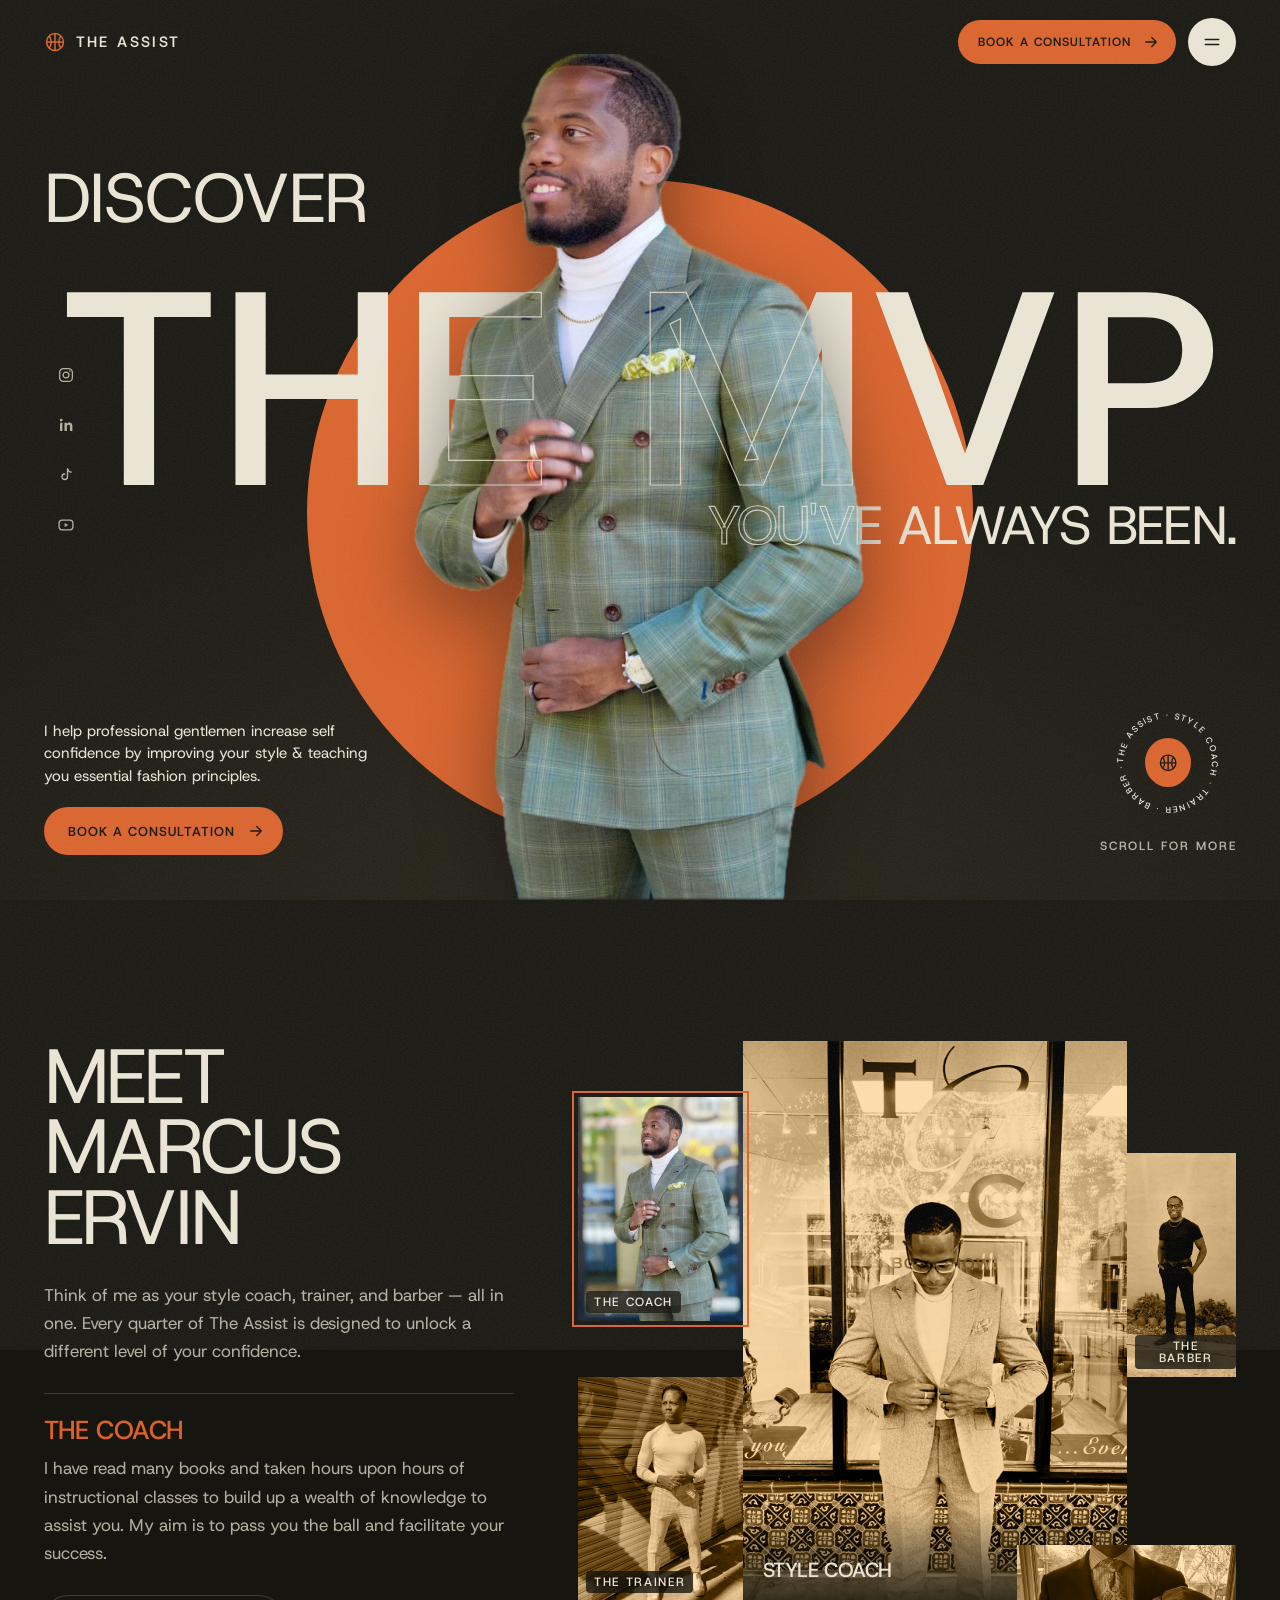
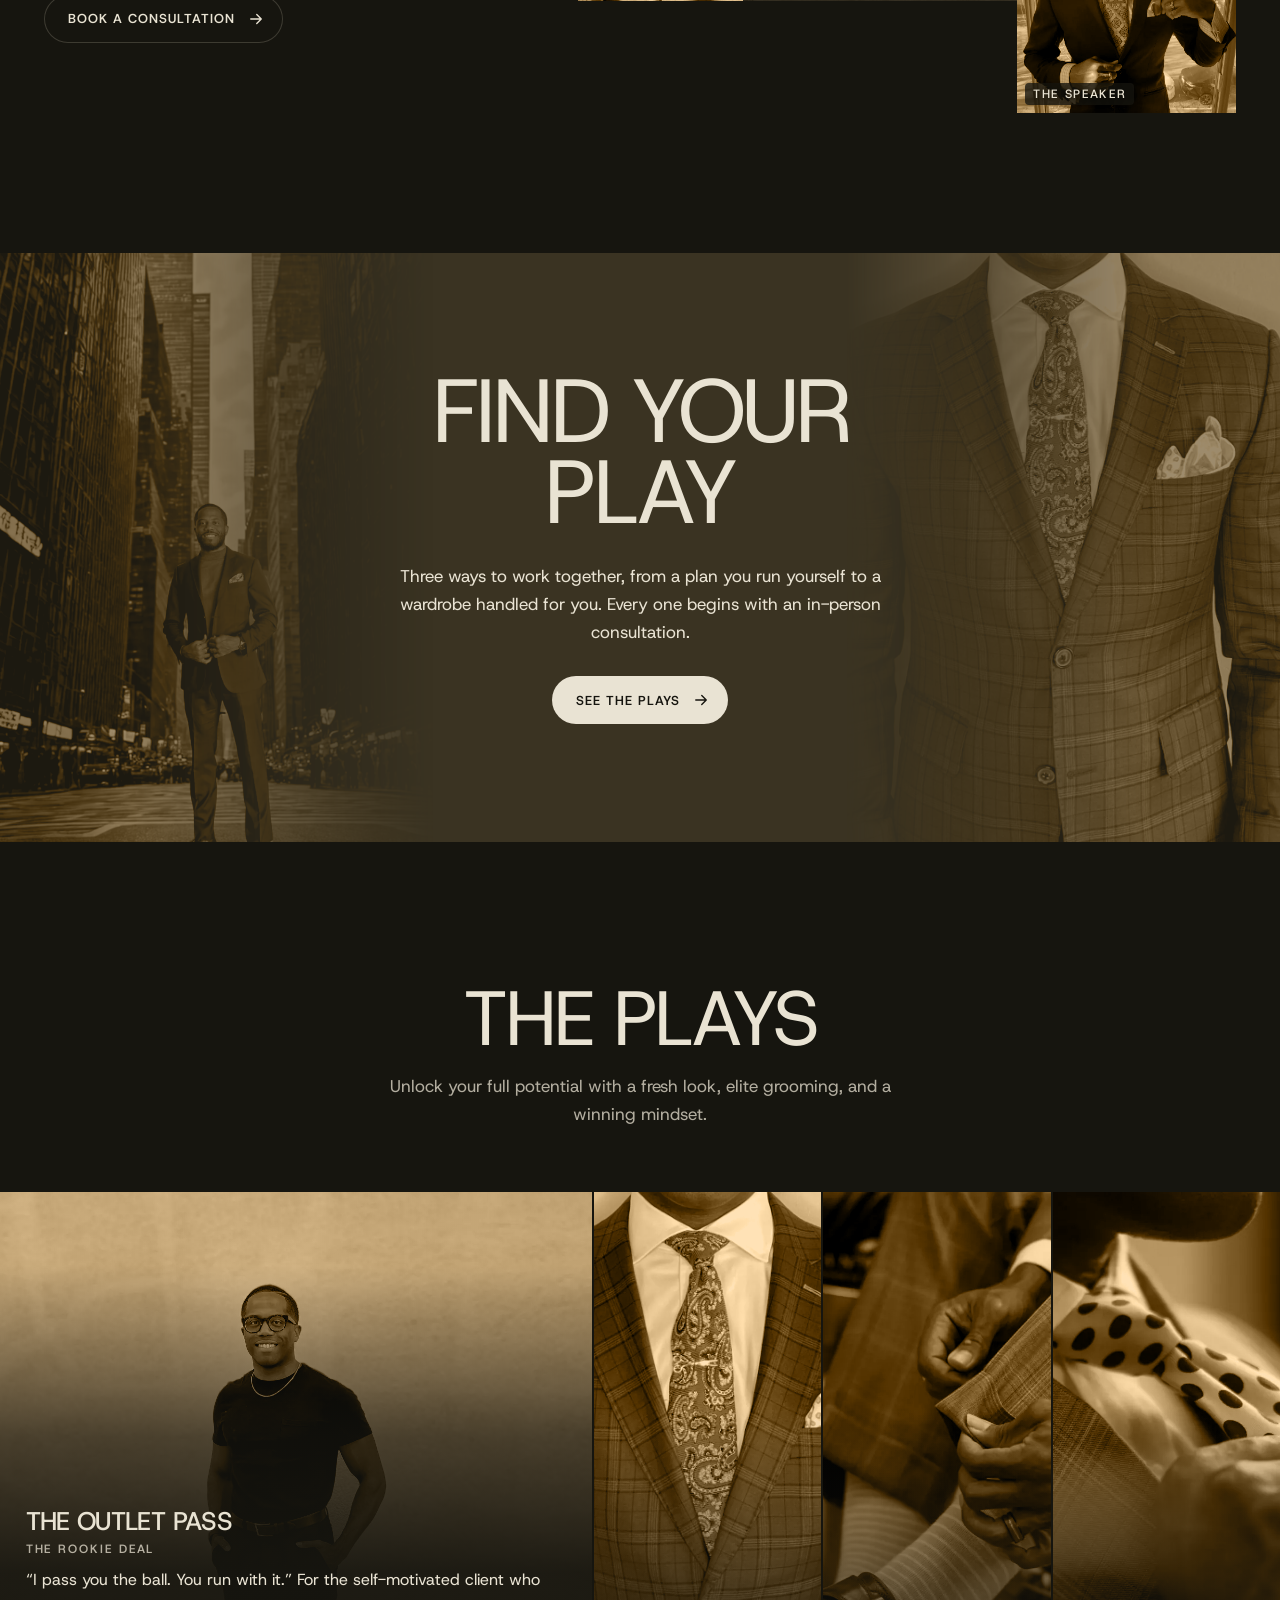
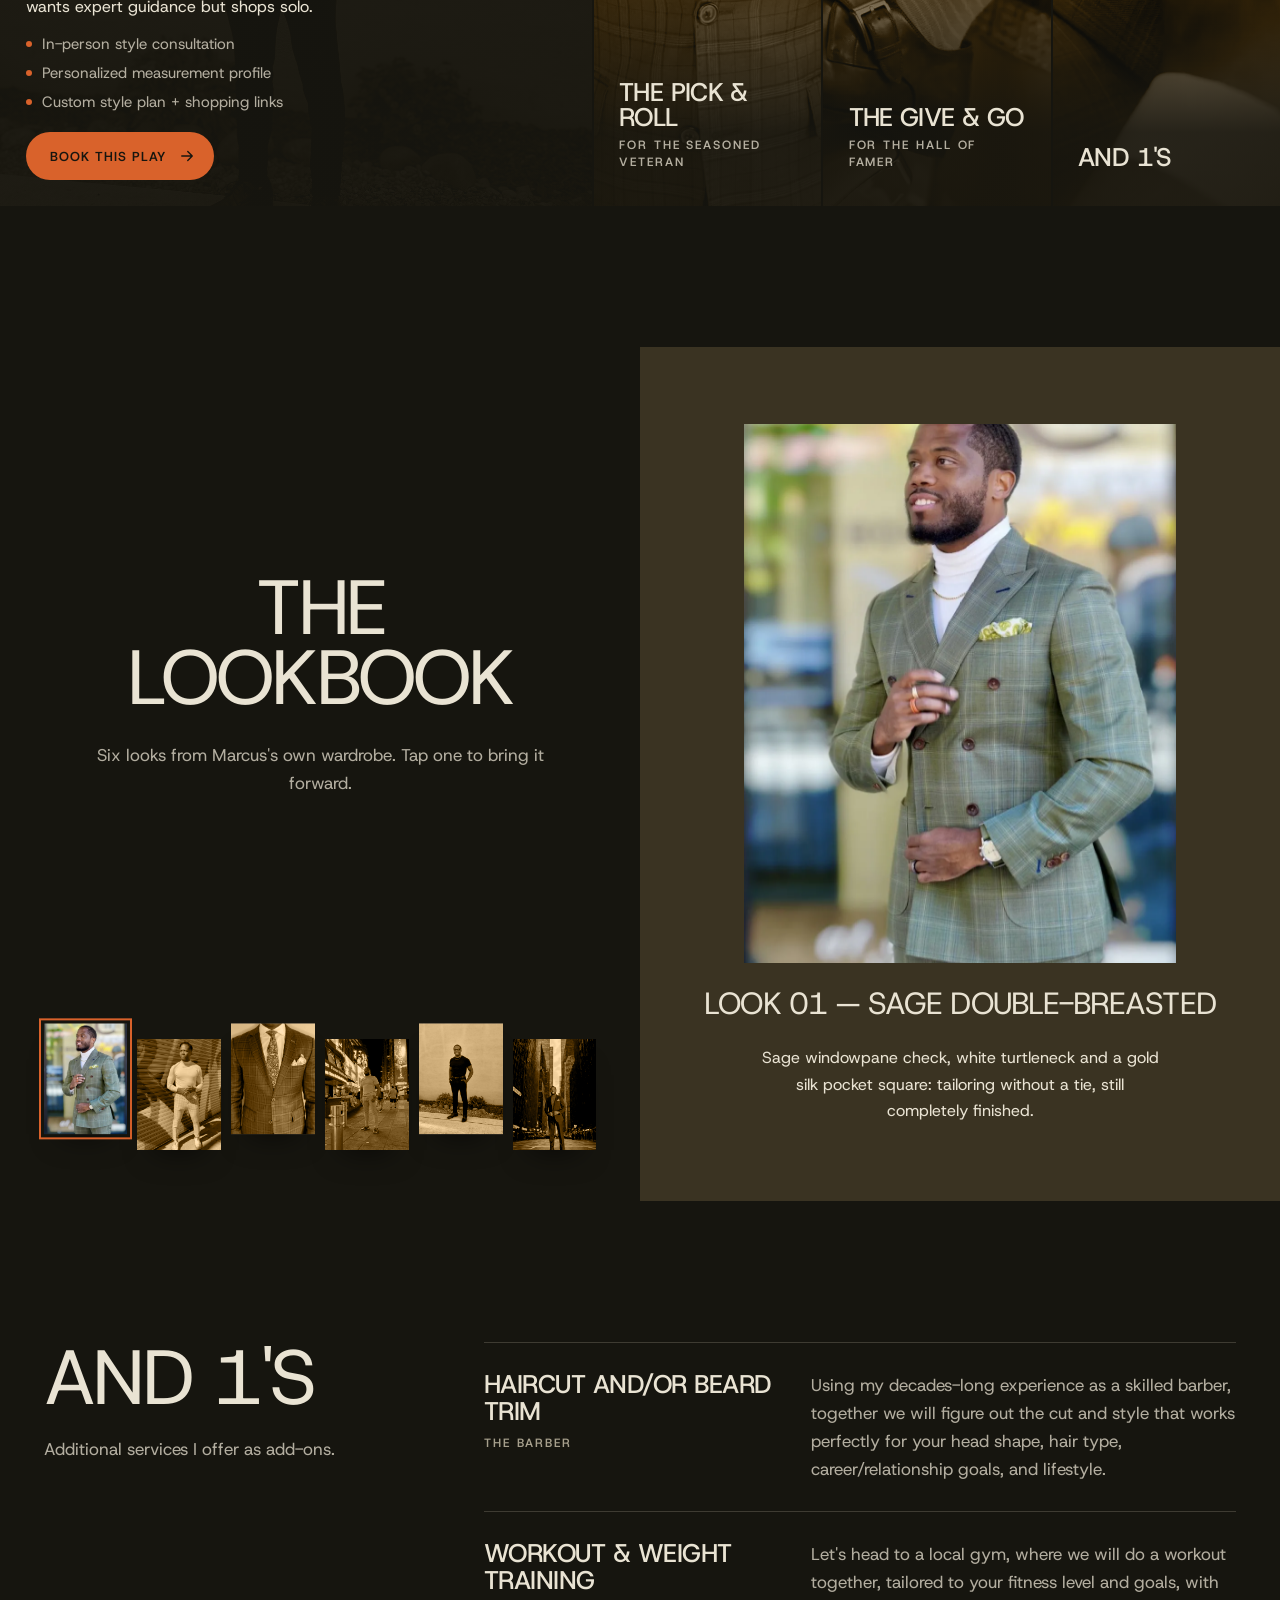
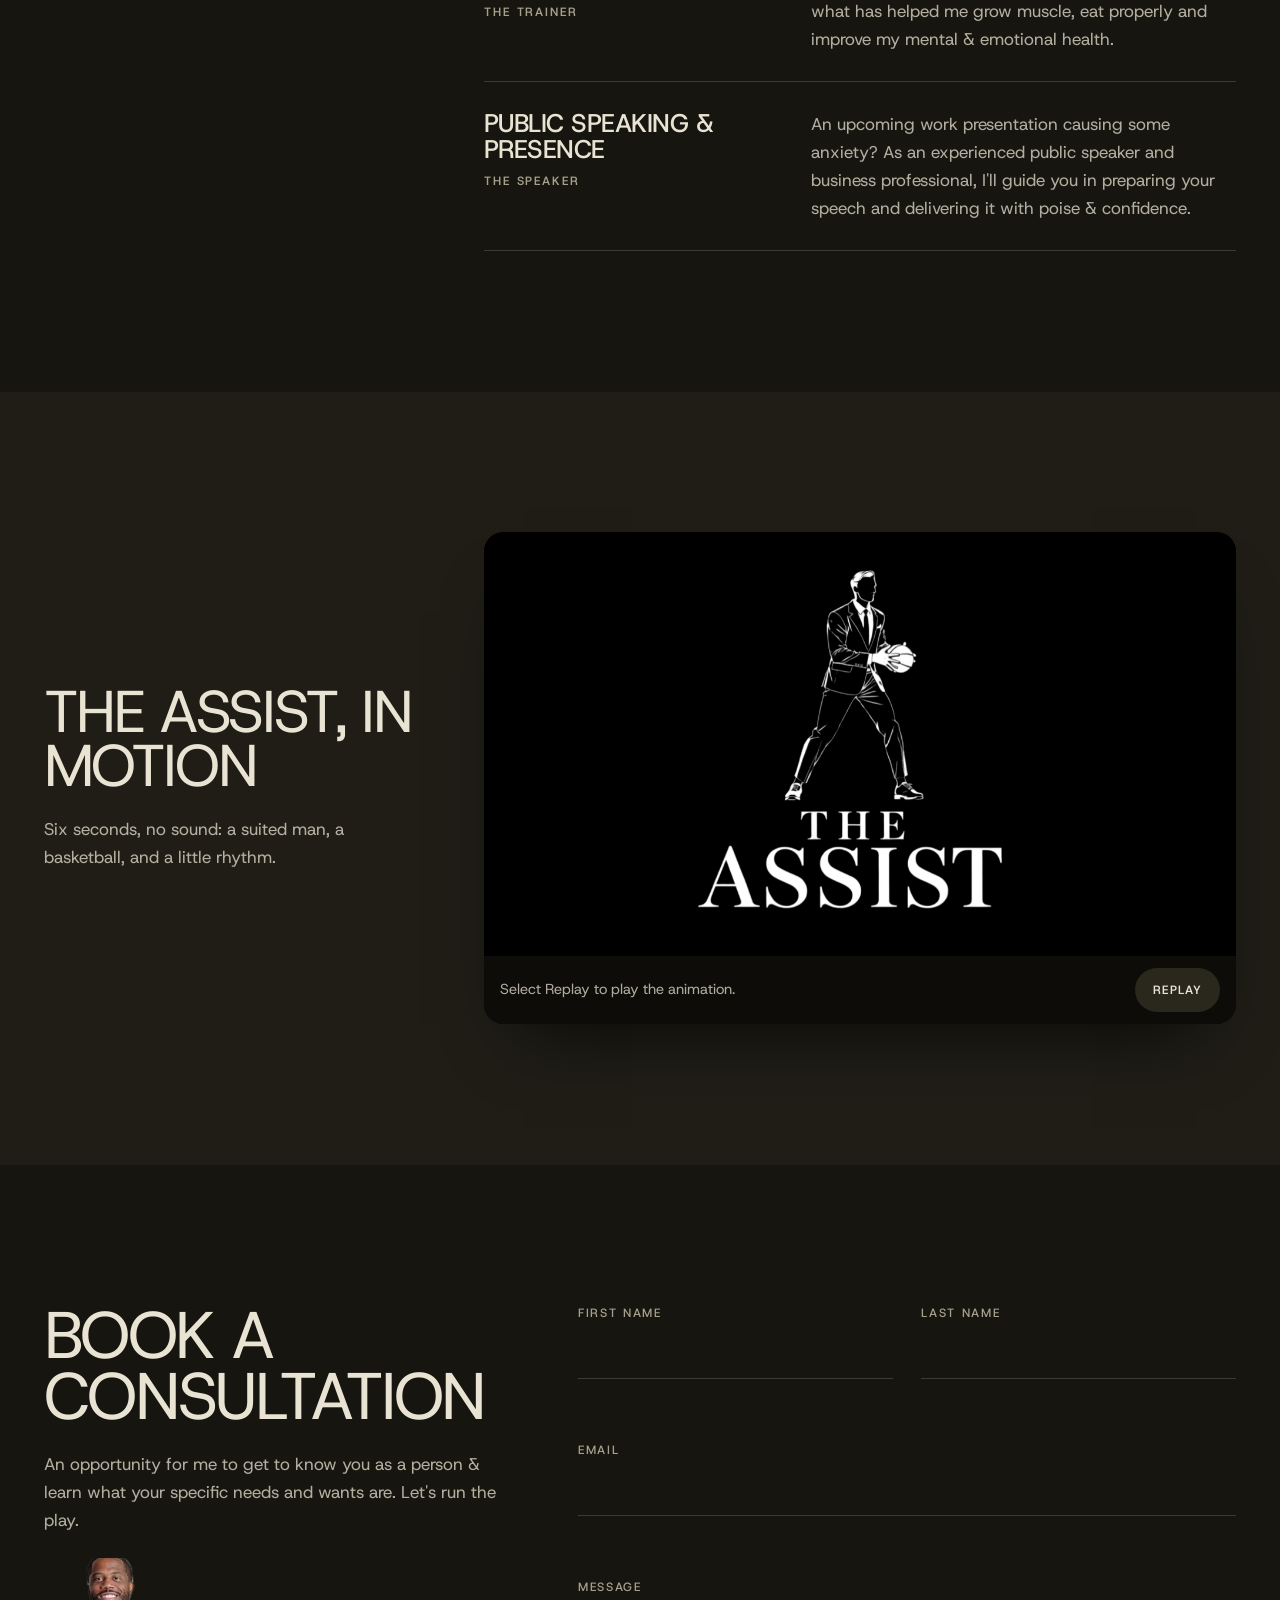
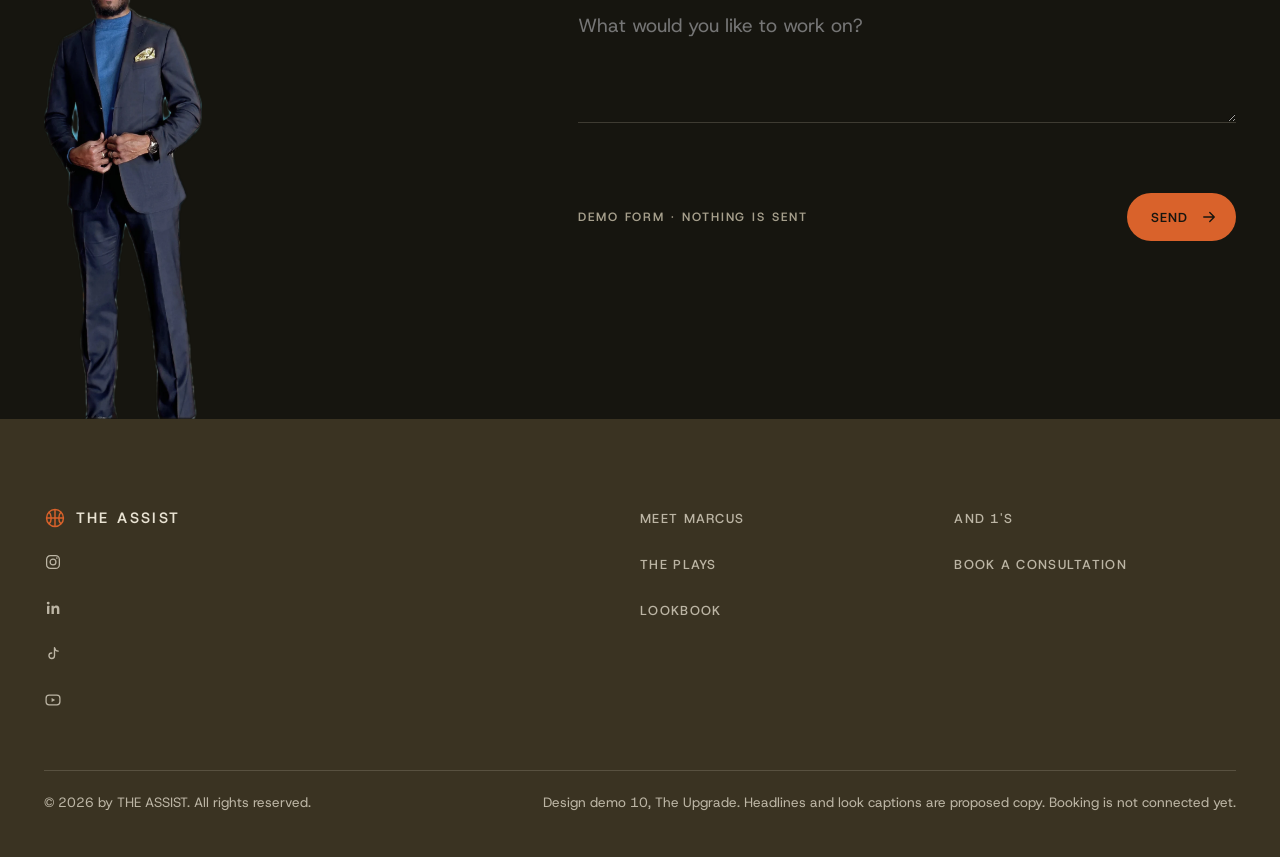
<file: the-assist/concepts/10-upgrade.html>
<!doctype html>
<html lang="en">
<head>
<meta charset="utf-8">
<meta name="viewport" content="width=device-width, initial-scale=1">
<meta name="robots" content="noindex">
<title>The Assist — The Upgrade</title>
<meta name="description" content="Marcus Ervin helps professional gentlemen increase self-confidence by improving their style and teaching essential fashion principles. Book a consultation.">
<link rel="preconnect" href="https://fonts.googleapis.com">
<link rel="preconnect" href="https://fonts.gstatic.com" crossorigin>
<link href="https://fonts.googleapis.com/css2?family=Host+Grotesk:ital,wght@0,300;0,400;0,500;0,600;1,400&display=swap" rel="stylesheet">
<style>
:root{
  --night:#16150f; --umber:#1f1d16; --umber-2:#2a271d; --band:#3a3322; --band-2:#4a412c;
  --bone:#e9e3d3; --bone-dim:rgba(233,227,211,.74); --taupe:#a69f8c; --rule:rgba(166,159,140,.28);
  --orange:#d9622b; --orange-hi:#ec7a43;
  --sans:'Host Grotesk',system-ui,sans-serif; --mono:'Host Grotesk',system-ui,sans-serif;
  --pad:clamp(16px,3.4vw,48px); --max:1440px;
  --ease:cubic-bezier(.16,1,.3,1);
}
*,*::before,*::after{box-sizing:border-box}
html{scroll-behavior:smooth;scroll-padding-top:20px;scrollbar-color:var(--band-2) var(--night)}
@media (prefers-reduced-motion:reduce){html{scroll-behavior:auto}}
body{margin:0;background:var(--night);color:var(--bone);font:400 17px/1.65 var(--sans);-webkit-font-smoothing:antialiased;overflow-x:hidden;caret-color:var(--orange)}
::selection{background:var(--orange);color:var(--night)}
::-webkit-scrollbar{width:10px}::-webkit-scrollbar-track{background:var(--night)}::-webkit-scrollbar-thumb{background:var(--band-2);border-radius:10px;border:2px solid var(--night)}
img{display:block;max-width:100%;height:auto}
a{color:inherit;text-underline-offset:4px}
:focus-visible{outline:2px solid var(--orange);outline-offset:4px;border-radius:6px}
.wrap{max-width:var(--max);margin:0 auto;padding:0 var(--pad)}
.skip{position:absolute;left:-999px;top:8px;background:var(--orange);color:var(--night);padding:12px 16px;z-index:200;border-radius:99px}
.skip:focus{left:8px}
/* film grain over everything */
body::after{content:"";position:fixed;inset:-50%;pointer-events:none;z-index:150;opacity:.09;background-image:url("data:image/svg+xml,%3Csvg xmlns='http://www.w3.org/2000/svg' width='200' height='200'%3E%3Cfilter id='n'%3E%3CfeTurbulence type='fractalNoise' baseFrequency='.8' numOctaves='3' stitchTiles='stitch'/%3E%3CfeColorMatrix values='0 0 0 0 1 0 0 0 0 1 0 0 0 0 1 0 0 0 .9 0'/%3E%3C/filter%3E%3Crect width='100%25' height='100%25' filter='url(%23n)'/%3E%3C/svg%3E");animation:grain 1.2s steps(3) infinite}
@keyframes grain{0%{transform:translate(0,0)}33%{transform:translate(-3%,2%)}66%{transform:translate(2%,-3%)}100%{transform:translate(0,0)}}
@media (prefers-reduced-motion:reduce){body::after{animation:none}}

.pill{display:inline-flex;align-items:center;gap:12px;min-height:48px;padding:12px 18px 12px 24px;border-radius:999px;background:var(--orange);color:var(--night);font:600 13px/1 var(--sans);letter-spacing:.08em;text-transform:uppercase;text-decoration:none;border:0;cursor:pointer;transition:background .3s var(--ease),gap .3s var(--ease)}
.pill svg{width:18px;height:18px;flex:none;transition:transform .3s var(--ease)}
.pill:hover{background:var(--orange-hi);gap:16px}
.pill:hover svg{transform:translateX(2px)}
.pill--bone{background:var(--bone)}
.pill--bone:hover{background:#fff}
.pill--ghost{background:transparent;color:var(--bone);box-shadow:inset 0 0 0 1px var(--rule)}
.pill--ghost:hover{background:rgba(233,227,211,.08)}
.label{font:600 12px/1.4 var(--mono);letter-spacing:.16em;text-transform:uppercase;color:var(--taupe)}
/* warm duotone: grayscale photo + khaki colour layer; blooms to full colour on interaction */
.tone{position:relative;isolation:isolate;overflow:hidden}
.tone img{filter:grayscale(1) contrast(1.1) brightness(.9);transition:filter .9s var(--ease),transform 1.2s var(--ease)}
.tone::before{content:"";position:absolute;inset:0;z-index:1;pointer-events:none;background:#a07f4c;mix-blend-mode:color;transition:opacity .9s var(--ease)}
.tone:hover::before,.tone:focus-visible::before,.tone:focus-within::before,.tone[aria-pressed="true"]::before,.tone.in-view::before{opacity:0}
.tone:hover img,.tone:focus-visible img,.tone:focus-within img,.tone[aria-pressed="true"] img,.tone.in-view img{filter:none}

/* header */
.top{position:absolute;inset:0 0 auto;z-index:40}
.top__row{display:flex;align-items:center;gap:16px;min-height:84px}
.brand{display:inline-flex;align-items:center;gap:10px;min-height:44px;text-decoration:none;font:600 15px/1 var(--sans);letter-spacing:.16em;text-transform:uppercase}
.brand svg{width:22px;height:22px;color:var(--orange)}
.top__right{margin-left:auto;display:flex;align-items:center;gap:12px}
.top .pill{min-height:44px;padding:10px 16px 10px 20px;font-size:12px}
.burger{width:48px;height:48px;border-radius:50%;border:0;background:var(--bone);color:var(--night);display:grid;place-items:center;cursor:pointer;transition:transform .4s var(--ease),background .3s}
.burger:hover{transform:rotate(90deg);background:#fff}
.burger svg{width:20px;height:20px}
.menu{position:fixed;inset:0;z-index:120;background:var(--umber);display:grid;grid-template-columns:minmax(0,7fr) minmax(0,5fr);clip-path:circle(0% at calc(100% - 64px) 42px);transition:clip-path .7s var(--ease);visibility:hidden}
.menu[data-open="true"]{clip-path:circle(150% at calc(100% - 64px) 42px);visibility:visible}
@media (prefers-reduced-motion:reduce){.menu{transition:none}}
.menu nav{display:flex;flex-direction:column;justify-content:center;gap:4px;padding:0 var(--pad)}
.menu nav a{font:400 clamp(40px,6vw,88px)/1.02 var(--sans);letter-spacing:-.035em;text-transform:uppercase;text-decoration:none;width:max-content;max-width:100%;transition:color .25s,padding .35s var(--ease)}
.menu nav a:hover,.menu nav a:focus-visible{color:var(--orange);padding-left:14px}
.menu aside{position:relative;overflow:hidden}
.menu aside img{width:100%;height:100%;object-fit:cover;object-position:50% 20%}
.menu__close{position:absolute;top:18px;right:var(--pad);z-index:2}
.menu__foot{position:absolute;left:var(--pad);bottom:28px;display:flex;gap:24px;flex-wrap:wrap}

/* hero */
.hero{position:relative;height:100svh;min-height:640px;max-height:1100px;overflow:hidden;background:radial-gradient(120% 90% at 50% 100%,#262318 0%,var(--night) 60%)}
.hero__disc{position:absolute;left:50%;bottom:6%;width:min(54vw,74svh);aspect-ratio:1;border-radius:50%;background:var(--orange);transform:translateX(-50%);z-index:1}
.hero__type{position:absolute;inset:0;z-index:2;margin:0;pointer-events:none;text-transform:uppercase;font-weight:500;letter-spacing:-.045em;color:var(--bone)}
.hero__type span{position:absolute;display:block;white-space:nowrap;line-height:.8}
.t-a{left:var(--pad);top:19%;font-size:clamp(34px,5.4vw,96px);font-weight:400}
.t-b{left:50%;top:31%;transform:translateX(-50%);font-size:clamp(84px,21.5vw,380px)}
.t-c{right:var(--pad);top:calc(31% + clamp(70px,17.6vw,312px));font-size:clamp(28px,4.2vw,74px);font-weight:400;letter-spacing:-.03em}
.hero__type--line{z-index:4;color:transparent;-webkit-text-stroke:1.2px rgba(233,227,211,.8);-webkit-mask:url(../assets/web/r4/marcus-sage-cutout.webp) 50% 100%/auto min(94%,1000px) no-repeat;mask:url(../assets/web/r4/marcus-sage-cutout.webp) 50% 100%/auto min(94%,1000px) no-repeat}
.hero__marcus{position:absolute;left:50%;bottom:0;height:min(94%,1000px);width:auto;max-width:none;transform:translateX(-50%);z-index:3;filter:drop-shadow(0 30px 40px rgba(0,0,0,.45))}
.hero__lede{position:absolute;left:var(--pad);bottom:clamp(28px,5svh,56px);z-index:5;max-width:min(30ch,26vw);display:flex;flex-direction:column;align-items:flex-start;gap:20px}
.hero__lede p{margin:0;font-size:clamp(15px,1.15vw,18px);line-height:1.5;color:var(--bone)}
.hero__social{position:absolute;left:var(--pad);top:50%;transform:translateY(-50%);z-index:5;display:flex;flex-direction:column;gap:6px;list-style:none;margin:0;padding:0}
.hero__social a,.soc a{display:grid;place-items:center;width:44px;height:44px;border-radius:50%;color:var(--bone-dim);transition:color .2s,background .2s}
.hero__social a:hover,.soc a:hover{color:var(--night);background:var(--orange)}
.hero__social svg,.soc svg{width:18px;height:18px}
.badge{position:absolute;right:var(--pad);bottom:clamp(28px,5svh,56px);z-index:5;display:flex;flex-direction:column;align-items:center;gap:14px;text-decoration:none}
.badge__ring{position:relative;width:clamp(112px,9vw,150px);aspect-ratio:1}
.badge__ring svg.ring{width:100%;height:100%;animation:spin 22s linear infinite}
.badge__ring svg.ring text{font:500 9px var(--mono);letter-spacing:.08em;fill:var(--bone);text-transform:uppercase}
.badge__core{position:absolute;inset:30%;border-radius:50%;background:var(--orange);display:grid;place-items:center;color:var(--night);transition:transform .4s var(--ease)}
.badge:hover .badge__core{transform:scale(1.08)}
.badge__core svg{width:44%;height:44%}
.badge span.label{color:var(--bone-dim)}
@keyframes spin{to{transform:rotate(360deg)}}
@media (prefers-reduced-motion:reduce){.badge__ring svg.ring{animation:none}}

/* hero entrance (content visible without JS) */
.js .hero__marcus{animation:rise 1.5s var(--ease) both .15s, bloom 2.2s ease-out both .25s}
.js .hero__disc{animation:disc 1.4s var(--ease) both}
.js .hero__type span{animation:lift 1.1s var(--ease) both}
.js .hero__type .t-b{animation-name:liftC}
.js .t-a{animation-delay:.35s!important}.js .t-c{animation-delay:.55s!important}
@keyframes rise{from{transform:translate(-50%,6%);opacity:0}to{transform:translate(-50%,0);opacity:1}}
@keyframes bloom{from{filter:grayscale(1) sepia(.5) brightness(.6) drop-shadow(0 30px 40px rgba(0,0,0,.45))}to{filter:grayscale(0) sepia(0) brightness(1) drop-shadow(0 30px 40px rgba(0,0,0,.45))}}
@keyframes disc{from{transform:translateX(-50%) scale(.6);opacity:0}to{transform:translateX(-50%) scale(1);opacity:1}}
@keyframes lift{from{transform:translateY(40%);opacity:0}to{transform:none;opacity:1}}
@keyframes liftC{from{transform:translate(-50%,24%);opacity:0}to{transform:translateX(-50%);opacity:1}}
@media (prefers-reduced-motion:reduce){.js .hero__marcus,.js .hero__disc,.js .hero__type span{animation:none}}

/* section rhythm */
.sec{padding:clamp(80px,11vw,168px) 0}
.h2{font:400 clamp(48px,6vw,96px)/.92 var(--sans);letter-spacing:-.04em;text-transform:uppercase;margin:0}
.lead{font-size:clamp(17px,1.3vw,20px);color:var(--bone-dim);max-width:46ch;margin:0}

/* meet marcus: interactive collage */
.meet{display:grid;grid-template-columns:minmax(0,5fr) minmax(0,7fr);gap:clamp(32px,5vw,80px);align-items:start}
.meet__copy{position:sticky;top:48px;display:flex;flex-direction:column;gap:28px}
.meet__role{display:flex;flex-direction:column;gap:10px;min-height:9.5em;border-top:1px solid var(--rule);padding-top:22px}
.meet__role strong{font:500 26px/1.1 var(--sans);letter-spacing:-.02em;text-transform:uppercase;color:var(--orange)}
.meet__role p{margin:0;color:var(--bone-dim);max-width:44ch}
.collage{position:relative;display:grid;grid-template-columns:repeat(12,minmax(0,1fr));grid-template-rows:repeat(12,minmax(0,1fr));aspect-ratio:1/1.02}
.collage__main{grid-column:4/11;grid-row:1/11;position:relative;overflow:hidden;background:var(--umber)}
.collage__main img{width:100%;height:100%;object-fit:cover;transition:opacity .5s ease,transform 1.2s var(--ease),filter .8s var(--ease)}
.collage__main img.swap{opacity:0;transform:scale(1.04)}
.collage__main figcaption{z-index:2;position:absolute;left:0;right:0;bottom:0;padding:48px 20px 18px;background:linear-gradient(transparent,rgba(22,21,15,.85));font:500 clamp(18px,1.6vw,24px)/1.2 var(--sans);letter-spacing:-.02em;text-transform:uppercase}
.thumb{position:relative;border:0;padding:0;background:var(--umber);cursor:pointer;overflow:hidden;color:var(--bone)}
.thumb img{width:100%;height:100%;object-fit:cover}
.thumb span{z-index:2;position:absolute;left:8px;bottom:8px;padding:5px 8px;border-radius:4px;background:rgba(22,21,15,.78);font:500 12px/1 var(--mono);letter-spacing:.14em;text-transform:uppercase;text-shadow:0 1px 8px rgba(0,0,0,.7)}
.thumb[aria-pressed="true"]{outline:2px solid var(--orange);outline-offset:4px}
.thumb[aria-pressed="true"] span{color:var(--bone)}
.th-1{grid-column:1/4;grid-row:2/6}
.th-2{grid-column:1/4;grid-row:7/11}
.th-3{grid-column:11/13;grid-row:3/7}
.th-4{grid-column:9/13;grid-row:10/13;z-index:2}

/* find your play band */
.band{position:relative;background:var(--band);overflow:hidden;min-height:clamp(380px,46vw,620px);display:grid;place-items:center;text-align:center;isolation:isolate}
.band__img{position:absolute;top:0;bottom:0;width:34%;z-index:-1}
.band__img{opacity:.5}
.band__img img{width:100%;height:100%;object-fit:cover}
.band__img--l{left:0;-webkit-mask-image:linear-gradient(90deg,#000 30%,transparent);mask-image:linear-gradient(90deg,#000 30%,transparent)}
.band__img--r{right:0;-webkit-mask-image:linear-gradient(270deg,#000 30%,transparent);mask-image:linear-gradient(270deg,#000 30%,transparent)}
.band h2{font:400 clamp(52px,7vw,104px)/.9 var(--sans);letter-spacing:-.045em;text-transform:uppercase;margin:0 0 30px}
.band p{margin:0 auto 30px;max-width:44ch;color:var(--bone)}

/* plays: expanding panels */
.plays__head{text-align:center;display:flex;flex-direction:column;align-items:center;gap:18px;margin-bottom:clamp(36px,5vw,64px)}
.panels{display:flex;height:clamp(480px,48vw,680px);gap:2px}
.panel{position:relative;flex:1 1 0;min-width:0;overflow:hidden;background:var(--umber);transition:flex-grow .8s var(--ease);outline-offset:-2px;cursor:default}
.panel img{position:absolute;inset:0;width:100%;height:100%;object-fit:cover}
.panel::after{content:"";position:absolute;inset:0;z-index:1;background:linear-gradient(180deg,rgba(22,21,15,0) 35%,rgba(22,21,15,.92) 88%);transition:opacity .6s}
.panel__body{position:absolute;left:0;right:0;bottom:0;z-index:2;padding:clamp(18px,2vw,30px);display:flex;flex-direction:column;gap:10px}
.panel h3{margin:0;font:500 clamp(22px,2vw,32px)/1 var(--sans);letter-spacing:-.025em;text-transform:uppercase}
.panel .tier{color:var(--bone-dim);margin-top:-4px}
.panel__more{display:grid;grid-template-rows:0fr;transition:grid-template-rows .7s var(--ease)}
.panel__more > div{overflow:hidden;display:flex;flex-direction:column;gap:12px}
.panel__more p{margin:0;font-size:16px;color:var(--bone)}
.panel__more ul{margin:0;padding:0;list-style:none;display:grid;gap:4px;font-size:15px;color:var(--bone-dim)}
.panel__more li::before{content:"";display:inline-block;width:6px;height:6px;border-radius:50%;background:var(--orange);margin-right:10px;transform:translateY(-2px)}
.panel__more .pill{align-self:flex-start;margin-top:6px}
.panel.is-open{flex-grow:2.6}
.panel.is-open::after{background:linear-gradient(180deg,rgba(22,21,15,.08) 12%,rgba(22,21,15,.72) 40%,rgba(22,21,15,.96) 62%)}
.panel.is-open img{transform:scale(1.03)}
.panel.is-open .panel__more{grid-template-rows:1fr}
.panel-tab{all:unset;position:absolute;inset:0;z-index:3;cursor:pointer}
.panel.is-open .panel-tab{pointer-events:none}
.panel-tab:focus-visible{outline:2px solid var(--orange);outline-offset:-4px}
.plays__nav{display:none;justify-content:center;gap:10px;margin-top:22px}
.round{width:52px;height:52px;border-radius:50%;border:0;background:var(--umber-2);color:var(--bone);display:grid;place-items:center;cursor:pointer;transition:background .2s}
.round:hover{background:var(--orange);color:var(--night)}
.round svg{width:18px;height:18px}

/* lookbook */
.lookbook{display:grid;grid-template-columns:minmax(0,1fr) minmax(0,1fr);min-height:clamp(640px,62vw,900px)}
.lb__left{background:var(--night);position:relative;display:flex;flex-direction:column;justify-content:center;align-items:center;text-align:center;gap:28px;padding:clamp(48px,6vw,96px) var(--pad) clamp(220px,20vw,300px);overflow:hidden}
.lb__strip{position:absolute;left:var(--pad);right:var(--pad);bottom:clamp(28px,4vw,56px);display:flex;align-items:flex-end;gap:10px;list-style:none;margin:0;padding:0}
.lb__strip li{flex:1;min-width:0}
.lb__strip li:nth-child(odd){transform:translateY(-14%)}
.lb__strip button{all:unset;display:block;cursor:pointer;width:100%;aspect-ratio:3/4;overflow:hidden;background:var(--umber);transition:transform .5s var(--ease);box-shadow:0 18px 30px -18px rgba(0,0,0,.7)}
.lb__strip button.tone{position:relative;isolation:isolate}
.lb__strip button img{width:100%;height:100%;object-fit:cover}
.lb__strip button:hover,.lb__strip button:focus-visible{transform:translateY(-10px)}
.lb__strip button:focus-visible{outline:2px solid var(--orange);outline-offset:3px}
.lb__strip button[aria-pressed="true"]{outline:2px solid var(--orange);outline-offset:3px}
.lb__right{background:var(--band);display:flex;flex-direction:column;justify-content:center;align-items:center;gap:26px;padding:clamp(48px,6vw,96px) var(--pad);text-align:center}
.lb__feature{width:min(78%,440px);aspect-ratio:4/5;overflow:hidden;background:var(--umber)}
.lb__feature img{width:100%;height:100%;object-fit:cover;transform:scale(1.07);transition:opacity .45s ease}
.lb__feature img.swap{opacity:0}
.lb__right h3{margin:0;font:400 clamp(26px,2.4vw,38px)/1 var(--sans);letter-spacing:-.03em;text-transform:uppercase}
.lb__right p{margin:0;max-width:40ch;color:var(--bone);font-size:16px}

/* add-ons */
.ones{display:grid;grid-template-columns:minmax(0,4fr) minmax(0,8fr);gap:clamp(32px,5vw,80px);align-items:start}
.ones ul{list-style:none;margin:0;padding:0;border-top:1px solid var(--rule)}
.ones li{display:grid;grid-template-columns:minmax(0,5fr) minmax(0,7fr);gap:24px;padding:28px 0;border-bottom:1px solid var(--rule)}
.ones h3{margin:0;font:500 clamp(22px,2vw,30px)/1.05 var(--sans);letter-spacing:-.02em;text-transform:uppercase}
.ones li p{margin:0;color:var(--bone-dim)}
.ones li h3 small{display:block;margin-top:10px}

/* motion */
.motion{background:var(--umber)}
.motion__grid{display:grid;grid-template-columns:minmax(0,4fr) minmax(0,8fr);gap:clamp(32px,5vw,80px);align-items:center}
.screen{border-radius:20px;overflow:hidden;background:#000;box-shadow:0 40px 70px -40px rgba(0,0,0,.8)}
.screen__media{position:relative;aspect-ratio:16/9}
.screen__media video,.screen__media img{position:absolute;inset:0;width:100%;height:100%;object-fit:contain}
.screen__media video{mix-blend-mode:screen}
.is-playing .screen__media img{visibility:hidden}
.screen__bar{display:flex;flex-wrap:wrap;justify-content:space-between;align-items:center;gap:12px;padding:12px 16px;background:#0d0c08}
.screen__bar p{margin:0;font-size:14.5px;color:var(--bone-dim)}
.screen__bar .btns{display:flex;gap:8px}
.screen__bar button{min-height:44px;padding:8px 18px;border-radius:99px;border:0;background:var(--umber-2);color:var(--bone);font:600 12px var(--sans);letter-spacing:.1em;text-transform:uppercase;cursor:pointer}
.screen__bar button:hover{background:var(--orange);color:var(--night)}
[hidden]{display:none!important}

/* consultation */
.book{display:grid;grid-template-columns:minmax(0,5fr) minmax(0,7fr);gap:clamp(32px,5vw,96px);align-items:start}
.book__aside{position:relative;display:flex;flex-direction:column;gap:24px;container-type:inline-size}
/* the heading scales with its column so "CONSULTATION" never runs into the form */
#book-title{font-size:min(14cqi,96px)}
#consultation{padding-bottom:0}
.book{align-items:stretch}
.book__aside img{width:auto;height:clamp(360px,36vw,560px);margin-top:auto;align-self:flex-start}
form.form{padding-bottom:clamp(80px,9vw,140px)}
form.form{display:grid;grid-template-columns:1fr 1fr;gap:30px 28px}
.field{display:flex;flex-direction:column;gap:8px}
.field--full{grid-column:1/-1}
.field label{font:500 12px var(--mono);letter-spacing:.14em;text-transform:uppercase;color:var(--taupe)}
.field input,.field textarea{font:400 19px/1.4 var(--sans);color:var(--bone);background:transparent;border:0;border-bottom:1px solid var(--rule);border-radius:0;padding:10px 0 12px;min-height:50px;transition:border-color .25s}
.field textarea{min-height:120px;resize:vertical}
.field input:focus,.field textarea:focus{outline:none;border-color:var(--orange)}
.field [aria-invalid="true"]{border-color:#ff8f6b}
.form__foot{grid-column:1/-1;display:flex;flex-wrap:wrap;align-items:center;justify-content:space-between;gap:16px}
.status{flex-basis:100%;margin:0;min-height:1.5em;font-size:15px;color:var(--bone-dim)}

/* footer */
footer{background:var(--band);padding:clamp(48px,6vw,80px) 0 30px}
.foot{display:grid;grid-template-columns:minmax(0,6fr) repeat(2,minmax(0,3fr));gap:32px}
.foot ul{list-style:none;margin:0;padding:0;display:grid;gap:2px;align-content:start}
.foot ul a{display:inline-flex;align-items:center;min-height:44px;text-decoration:none;font:500 13px var(--sans);letter-spacing:.1em;text-transform:uppercase;color:var(--bone-dim)}
.foot ul a:hover{color:var(--orange-hi)}
.soc{display:flex;gap:4px;list-style:none;margin:20px 0 0;padding:0}
.foot__note{display:flex;flex-wrap:wrap;justify-content:space-between;gap:12px;margin-top:48px;padding-top:20px;border-top:1px solid var(--rule);font-size:13.5px;color:var(--bone-dim)}


/* responsive */
@media (max-width:1024px){
  .meet,.ones,.motion__grid,.book{grid-template-columns:minmax(0,1fr)}
  .meet__copy{position:static}
  .lookbook{grid-template-columns:minmax(0,1fr)}
  .hero__lede{max-width:34ch}
  .menu{grid-template-columns:1fr}
  .menu aside{display:none}
}
@media (max-width:760px){
  .top .pill{display:none}
  .hero{height:auto;min-height:0;max-height:none;padding-top:84px;display:flex;flex-direction:column}
  .hero__stage{position:relative;height:min(118vw,620px)}
  .hero__disc{width:86vw;bottom:4%}
  .t-a{top:2%;font-size:9.4vw}
  .t-b{top:33%;font-size:19vw}
  .t-c{top:calc(33% + 16vw);right:var(--pad);font-size:6.6vw}
  .hero__type--line .t-c{color:var(--bone);-webkit-text-stroke:0}
  .hero__type--line{-webkit-mask-size:auto 86%;mask-size:auto 86%}
  .hero__marcus{height:86%}
  .hero__social{display:none}
  .hero__lede{position:static;max-width:none;padding:24px var(--pad) 8px;border-top:1px solid var(--rule)}
  .badge{position:static;flex-direction:row;padding:8px var(--pad) 32px;justify-content:flex-start}
  .badge__ring{width:96px}
  .panels{height:auto;flex-direction:column;gap:2px}
  .panel{flex:none;height:auto;min-height:0}
  .panel img{position:relative;height:300px}
  .panel::after{top:auto;height:300px}
  .panel__body{position:relative;background:var(--umber)}
  .panel__more{grid-template-rows:1fr}
  .panel-tab{display:none}
  .collage{aspect-ratio:auto;display:flex;flex-direction:column;gap:12px}
  .collage__main{aspect-ratio:4/5}
  .collage__thumbs{display:grid;grid-template-columns:repeat(2,1fr);gap:8px}
  .thumb{aspect-ratio:4/3;grid-column:auto;grid-row:auto}
  .th-4{z-index:auto}
  .ones li{grid-template-columns:1fr;gap:10px}
  .book__aside img{display:none}
  form.form{grid-template-columns:1fr}
  .foot{grid-template-columns:1fr 1fr}
  .foot > div:first-child{grid-column:1/-1}
  .lb__strip{right:0;padding:0 var(--pad);gap:8px}
  .lb__strip li{margin:0}
  .lb__strip li:nth-child(odd){transform:none}
}
.collage__thumbs{display:contents}
@media (max-width:760px){.collage__thumbs{display:grid}}
</style>
<meta name="robots" content="noindex,nofollow"></head>
<body>
<a class="skip" href="#main">Skip to content</a>

<svg width="0" height="0" style="position:absolute" aria-hidden="true">
  <symbol id="i-arrow" viewBox="0 0 24 24"><path d="M5 12h13M13 6l6 6-6 6" fill="none" stroke="currentColor" stroke-width="1.8" stroke-linecap="round" stroke-linejoin="round"/></symbol>
  <symbol id="i-left" viewBox="0 0 24 24"><path d="M19 12H6M11 6l-6 6 6 6" fill="none" stroke="currentColor" stroke-width="1.8" stroke-linecap="round" stroke-linejoin="round"/></symbol>
  <symbol id="i-ball" viewBox="0 0 24 24"><g fill="none" stroke="currentColor" stroke-width="1.6"><circle cx="12" cy="12" r="9.2"/><path d="M2.8 12h18.4M12 2.8v18.4M5.5 5.4c3.2 3.6 3.2 9.6 0 13.2M18.5 5.4c-3.2 3.6-3.2 9.6 0 13.2"/></g></symbol>
  <symbol id="i-ig" viewBox="0 0 24 24"><g fill="none" stroke="currentColor" stroke-width="1.7"><rect x="3.5" y="3.5" width="17" height="17" rx="5"/><circle cx="12" cy="12" r="3.9"/></g><circle cx="17.2" cy="6.8" r="1.1" fill="currentColor"/></symbol>
  <symbol id="i-in" viewBox="0 0 24 24"><g fill="currentColor"><rect x="4" y="9" width="3.2" height="11" rx=".6"/><circle cx="5.6" cy="5.4" r="1.9"/><path d="M10 9h3v1.6c.6-1 1.8-1.9 3.7-1.9 2.6 0 3.8 1.6 3.8 4.6V20h-3.2v-6c0-1.6-.6-2.5-1.9-2.5-1.4 0-2.2 1-2.2 2.6V20H10z"/></g></symbol>
  <symbol id="i-tt" viewBox="0 0 24 24"><path d="M14 3.5v10.8a3.7 3.7 0 1 1-3.7-3.7M14 3.5c.4 2.6 2.2 4.4 5 4.6" fill="none" stroke="currentColor" stroke-width="1.8" stroke-linecap="round" stroke-linejoin="round"/></symbol>
  <symbol id="i-yt" viewBox="0 0 24 24"><rect x="2.8" y="5.6" width="18.4" height="12.8" rx="4" fill="none" stroke="currentColor" stroke-width="1.7"/><path d="M10.2 9.4v5.2l4.6-2.6z" fill="currentColor"/></symbol>
  <symbol id="i-menu" viewBox="0 0 24 24"><path d="M4 9h16M4 15h16" fill="none" stroke="currentColor" stroke-width="1.8" stroke-linecap="round"/></symbol>
  <symbol id="i-x" viewBox="0 0 24 24"><path d="M6 6l12 12M18 6L6 18" fill="none" stroke="currentColor" stroke-width="1.8" stroke-linecap="round"/></symbol>
</svg>

<header class="top">
  <div class="wrap top__row">
    <a class="brand" href="#main"><svg aria-hidden="true"><use href="#i-ball"/></svg>The Assist</a>
    <div class="top__right">
      <a class="pill" href="#consultation">Book a consultation<svg aria-hidden="true"><use href="#i-arrow"/></svg></a>
      <button class="burger" type="button" data-nav-toggle aria-controls="menu" aria-expanded="false" aria-label="Open menu"><svg aria-hidden="true"><use href="#i-menu"/></svg></button>
    </div>
  </div>
</header>

<div class="menu" id="menu" role="dialog" aria-modal="true" aria-label="Menu">
  <button class="burger menu__close" type="button" data-menu-close aria-label="Close menu"><svg aria-hidden="true"><use href="#i-x"/></svg></button>
  <nav aria-label="Main">
    <a href="#meet">Meet Marcus</a>
    <a href="#plays">The plays</a>
    <a href="#lookbook">Lookbook</a>
    <a href="#and-ones">And 1's</a>
    <a href="#consultation">Book a consultation</a>
  </nav>
  <aside class="tone" aria-hidden="true"><img src="../assets/web/r3/city-1600.webp" width="1200" height="1600" alt="" loading="lazy"></aside>
  <div class="menu__foot"><span class="label">Style coach · Trainer · Barber</span></div>
</div>

<main id="main">
  <section class="hero" aria-labelledby="hero-title">
    <div class="hero__stage">
      <div class="hero__disc" aria-hidden="true"></div>
      <h1 class="hero__type" id="hero-title" aria-label="Discover the MVP you've always been">
        <span class="t-a" aria-hidden="true">Discover</span>
        <span class="t-b" aria-hidden="true">The MVP</span>
        <span class="t-c" aria-hidden="true">you've always been.</span>
      </h1>
      <img class="hero__marcus" src="../assets/web/r4/marcus-sage-cutout.webp" width="744" height="1351" alt="Marcus Ervin in a sage double-breasted check suit and white turtleneck" fetchpriority="high">
      <p class="hero__type hero__type--line" aria-hidden="true">
        <span class="t-a">Discover</span>
        <span class="t-b">The MVP</span>
        <span class="t-c">you've always been.</span>
      </p>
      <ul class="hero__social" aria-label="Follow Marcus">
        <li><a href="https://www.instagram.com/themarcuservin" rel="noopener" target="_blank" aria-label="Instagram"><svg aria-hidden="true"><use href="#i-ig"/></svg></a></li>
        <li><a href="https://www.linkedin.com/in/marcuservin/" rel="noopener" target="_blank" aria-label="LinkedIn"><svg aria-hidden="true"><use href="#i-in"/></svg></a></li>
        <li><a href="https://www.tiktok.com/@themarcuservin" rel="noopener" target="_blank" aria-label="TikTok"><svg aria-hidden="true"><use href="#i-tt"/></svg></a></li>
        <li><a href="https://www.youtube.com/@TheMarcusErvin" rel="noopener" target="_blank" aria-label="YouTube"><svg aria-hidden="true"><use href="#i-yt"/></svg></a></li>
      </ul>
    </div>
    <div class="hero__lede">
      <p>I help professional gentlemen increase self confidence by improving your style &amp; teaching you essential fashion principles.</p>
      <a class="pill" href="#consultation">Book a consultation<svg aria-hidden="true"><use href="#i-arrow"/></svg></a>
    </div>
    <a class="badge" href="#meet" aria-label="Scroll to meet Marcus">
      <span class="badge__ring" aria-hidden="true">
        <svg class="ring" viewBox="0 0 120 120"><defs><path id="ring" d="M60 60m-46 0a46 46 0 1 1 92 0a46 46 0 1 1-92 0"/></defs><text><textPath href="#ring" textLength="286" lengthAdjust="spacing">The Assist · Style coach · Trainer · Barber ·</textPath></text></svg>
        <span class="badge__core"><svg><use href="#i-ball"/></svg></span>
      </span>
      <span class="label">Scroll for more</span>
    </a>
  </section>

  <section class="sec" id="meet" aria-labelledby="meet-title">
    <div class="wrap meet">
      <div class="meet__copy" data-reveal>
        <h2 class="h2" id="meet-title">Meet<br>Marcus Ervin</h2>
        <p class="lead">Think of me as your style coach, trainer, and barber — all in one. Every quarter of The Assist is designed to unlock a different level of your confidence.</p>
        <div class="meet__role" aria-live="polite">
          <strong data-role="name">The coach</strong>
          <p data-role="text">I have read many books and taken hours upon hours of instructional classes to build up a wealth of knowledge to assist you. My aim is to pass you the ball and facilitate your success.</p>
        </div>
        <a class="pill pill--ghost" href="#consultation" style="align-self:flex-start">Book a consultation<svg aria-hidden="true"><use href="#i-arrow"/></svg></a>
      </div>
      <div class="collage" data-reveal>
        <figure class="collage__main tone" style="margin:0">
          <img data-role="img" src="../assets/web/r3/cream-bw-1600.webp" width="1440" height="1440" alt="Marcus Ervin in a cream jacket in front of a shop window" loading="lazy">
          <figcaption data-role="cap">Style coach</figcaption>
        </figure>
        <div class="collage__thumbs" role="group" aria-label="Marcus's roles">
          <button class="thumb th-1 tone" type="button" aria-pressed="true" data-role-i="0"><img src="../assets/web/r3/sage-800.webp" width="569" height="800" alt="" loading="lazy"><span>The coach</span></button>
          <button class="thumb th-2 tone" type="button" aria-pressed="false" data-role-i="1"><img src="../assets/web/r3/yellow-wall-800.webp" width="576" height="800" alt="" loading="lazy"><span>The trainer</span></button>
          <button class="thumb th-3 tone" type="button" aria-pressed="false" data-role-i="2"><img src="../assets/web/r3/sky-wall-800.webp" width="600" height="800" alt="" loading="lazy"><span>The barber</span></button>
          <button class="thumb th-4 tone" type="button" aria-pressed="false" data-role-i="3"><img src="../assets/web/r3/black-suit-800.webp" width="800" height="581" alt="" loading="lazy" style="object-position:40% 30%"><span>The speaker</span></button>
        </div>
      </div>
    </div>
  </section>

  <section class="band" aria-labelledby="band-title">
    <div class="band__img band__img--l tone" aria-hidden="true"><img src="../assets/web/r3/city-1600.webp" width="1200" height="1600" alt="" loading="lazy"></div>
    <div class="band__img band__img--r tone" aria-hidden="true"><img src="../assets/web/r3/blue-check-1600.webp" width="1600" height="1325" alt="" loading="lazy"></div>
    <div class="wrap" data-reveal>
      <h2 id="band-title">Find your<br>play</h2>
      <p>Three ways to work together, from a plan you run yourself to a wardrobe handled for you. Every one begins with an in-person consultation.</p>
      <a class="pill pill--bone" href="#plays">See the plays<svg aria-hidden="true"><use href="#i-arrow"/></svg></a>
    </div>
  </section>

  <section class="sec" id="plays" aria-labelledby="plays-title">
    <div class="wrap plays__head" data-reveal>
      <h2 class="h2" id="plays-title">The plays</h2>
      <p class="lead">Unlock your full potential with a fresh look, elite grooming, and a winning mindset.</p>
    </div>
    <div class="panels" data-panels>
      <article class="panel tone is-open">
        <button class="panel-tab" type="button" aria-expanded="true" aria-controls="p1"><span class="sr" style="position:absolute;left:-9999px">Show The Outlet Pass</span></button>
        <img src="../assets/web/r3/sky-wall-1600.webp" width="1200" height="1600" alt="" loading="lazy" style="object-position:60% 30%">
        <div class="panel__body">
          <h3>The Outlet Pass</h3>
          <span class="label tier">The Rookie Deal</span>
          <div class="panel__more" id="p1"><div>
            <p>“I pass you the ball. You run with it.” For the self-motivated client who wants expert guidance but shops solo.</p>
            <ul><li>In-person style consultation</li><li>Personalized measurement profile</li><li>Custom style plan + shopping links</li></ul>
            <a class="pill" href="#consultation" data-prefill="Hi Marcus — I'm interested in The Outlet Pass.">Book this play<svg aria-hidden="true"><use href="#i-arrow"/></svg></a>
          </div></div>
        </div>
      </article>
      <article class="panel tone">
        <button class="panel-tab" type="button" aria-expanded="false" aria-controls="p2"><span style="position:absolute;left:-9999px">Show The Pick &amp; Roll</span></button>
        <img src="../assets/web/r3/blue-check-1600.webp" width="1600" height="1325" alt="" loading="lazy" style="object-position:50% 40%">
        <div class="panel__body">
          <h3>The Pick &amp; Roll</h3>
          <span class="label tier">For the Seasoned Veteran</span>
          <div class="panel__more" id="p2"><div>
            <p>“We play together — step-by-step styling support.” Shopping sessions together, with style principles that last.</p>
            <ul><li>In-person consultation</li><li>Full measurement profile</li><li>Bespoke color analysis</li><li>Live shopping sessions + style education</li></ul>
            <a class="pill" href="#consultation" data-prefill="Hi Marcus — I'm interested in The Pick & Roll.">Book this play<svg aria-hidden="true"><use href="#i-arrow"/></svg></a>
          </div></div>
        </div>
      </article>
      <article class="panel tone">
        <button class="panel-tab" type="button" aria-expanded="false" aria-controls="p3"><span style="position:absolute;left:-9999px">Show The Give &amp; Go</span></button>
        <img src="../assets/web/r3/shoe-shine-1600.webp" width="1600" height="1067" alt="" loading="lazy" style="object-position:40% 50%">
        <div class="panel__body">
          <h3>The Give &amp; Go</h3>
          <span class="label tier">For the Hall of Famer</span>
          <div class="panel__more" id="p3"><div>
            <p>“Hand it off — I'll handle everything.” Designed for professionals who value time and want a done-for-you experience.</p>
            <ul><li>Full wardrobe plan curated &amp; delivered</li><li>Alterations, fittings, dry cleaning, shoe care</li><li>Personal lookbook + multiple 1-on-1 sessions</li></ul>
            <a class="pill" href="#consultation" data-prefill="Hi Marcus — I'm interested in The Give & Go.">Book this play<svg aria-hidden="true"><use href="#i-arrow"/></svg></a>
          </div></div>
        </div>
      </article>
      <article class="panel tone">
        <button class="panel-tab" type="button" aria-expanded="false" aria-controls="p4"><span style="position:absolute;left:-9999px">Show the And 1's</span></button>
        <img src="../assets/web/r3/tie-detail-1600.webp" width="1600" height="1067" alt="" loading="lazy" style="object-position:55% 50%">
        <div class="panel__body">
          <h3>And 1's</h3>
          <div class="panel__more" id="p4"><div>
            <p>Additional services I offer as add-ons to any play.</p>
            <ul><li>Haircut and/or beard trim</li><li>Workout &amp; weight training</li><li>Public speaking &amp; professional presence</li></ul>
            <a class="pill" href="#and-ones">See the add-ons<svg aria-hidden="true"><use href="#i-arrow"/></svg></a>
          </div></div>
        </div>
      </article>
    </div>
  </section>

  <section class="lookbook" id="lookbook" aria-labelledby="lb-title">
    <div class="lb__left">
      <h2 class="h2" id="lb-title" data-reveal>The<br>lookbook</h2>
      <p class="lead" data-reveal>Six looks from Marcus's own wardrobe. Tap one to bring it forward.</p>
      <ul class="lb__strip" aria-label="Choose a look">
        <li><button class="tone" type="button" aria-pressed="true" data-look="0" aria-label="Look 01, sage double-breasted"><img src="../assets/web/r3/sage-800.webp" width="569" height="800" alt="" loading="lazy"></button></li>
        <li><button class="tone" type="button" aria-pressed="false" data-look="1" aria-label="Look 02, yellow turtleneck"><img src="../assets/web/r3/yellow-wall-800.webp" width="576" height="800" alt="" loading="lazy"></button></li>
        <li><button class="tone" type="button" aria-pressed="false" data-look="2" aria-label="Look 03, blue windowpane suit"><img src="../assets/web/r3/blue-check-800.webp" width="800" height="663" alt="" loading="lazy"></button></li>
        <li><button class="tone" type="button" aria-pressed="false" data-look="3" aria-label="Look 04, after dark"><img src="../assets/web/r3/times-square-800.webp" width="600" height="800" alt="" loading="lazy"></button></li>
        <li><button class="tone" type="button" aria-pressed="false" data-look="4" aria-label="Look 05, all black"><img src="../assets/web/r3/sky-wall-800.webp" width="600" height="800" alt="" loading="lazy"></button></li>
        <li><button class="tone" type="button" aria-pressed="false" data-look="5" aria-label="Look 06, navy downtown"><img src="../assets/web/r3/city-800.webp" width="600" height="800" alt="" loading="lazy"></button></li>
      </ul>
    </div>
    <div class="lb__right" aria-live="polite">
      <figure class="lb__feature" style="margin:0"><img data-look-img src="../assets/web/r3/sage-1600.webp" width="1016" height="1429" alt="Marcus in a sage double-breasted check suit" loading="lazy"></figure>
      <h3 data-look-title>Look 01 — Sage double-breasted</h3>
      <p data-look-text>Sage windowpane check, white turtleneck and a gold silk pocket square: tailoring without a tie, still completely finished.</p>
    </div>
  </section>

  <section class="sec" id="and-ones" aria-labelledby="ones-title">
    <div class="wrap ones">
      <div data-reveal>
        <h2 class="h2" id="ones-title">And 1's</h2>
        <p class="lead" style="margin-top:22px">Additional services I offer as add-ons.</p>
      </div>
      <ul>
        <li data-reveal><h3>Haircut and/or beard trim<small class="label">The barber</small></h3><p>Using my decades-long experience as a skilled barber, together we will figure out the cut and style that works perfectly for your head shape, hair type, career/relationship goals, and lifestyle.</p></li>
        <li data-reveal><h3>Workout &amp; weight training<small class="label">The trainer</small></h3><p>Let's head to a local gym, where we will do a workout together, tailored to your fitness level and goals, with what has helped me grow muscle, eat properly and improve my mental &amp; emotional health.</p></li>
        <li data-reveal><h3>Public speaking &amp; presence<small class="label">The speaker</small></h3><p>An upcoming work presentation causing some anxiety? As an experienced public speaker and business professional, I'll guide you in preparing your speech and delivering it with poise &amp; confidence.</p></li>
      </ul>
    </div>
  </section>

  <section class="sec motion" aria-labelledby="motion-title">
    <div class="wrap motion__grid">
      <div data-reveal>
        <h2 class="h2" id="motion-title" style="font-size:clamp(40px,4.6vw,72px)">The Assist, in motion</h2>
        <p class="lead" style="margin-top:22px">Six seconds, no sound: a suited man, a basketball, and a little rhythm.</p>
      </div>
      <div class="screen" data-motion data-reveal>
        <div class="screen__media">
          <video muted playsinline preload="metadata" aria-label="A suited man bounces a basketball from hand to hand above the words The Assist"><source src="../assets/animation/the-assist-dribble.mp4" type="video/mp4"></video>
          <img data-still src="../assets/animation/dribble-final.png" alt="The Assist logo: a suited man holding a basketball" loading="lazy">
        </div>
        <div class="screen__bar">
          <p role="status" aria-live="polite" data-motion-status>Style, confidence, and a little rhythm.</p>
          <div class="btns"><button type="button" data-motion-pause hidden>Pause</button><button type="button" data-motion-replay>Replay</button></div>
        </div>
      </div>
    </div>
  </section>

  <section class="sec" id="consultation" aria-labelledby="book-title">
    <div class="wrap book">
      <div class="book__aside" data-reveal>
        <h2 class="h2" id="book-title">Book a<br>consultation</h2>
        <p class="lead">An opportunity for me to get to know you as a person &amp; learn what your specific needs and wants are. Let's run the play.</p>
        <img src="../assets/web/r4/marcus-city-cutout.webp" width="584" height="1700" alt="Marcus Ervin in a navy suit, buttoning his jacket" loading="lazy">
      </div>
      <form class="form" data-demo-form novalidate data-reveal>
        <div class="field"><label for="f-first">First name</label><input id="f-first" name="first" autocomplete="given-name" required></div>
        <div class="field"><label for="f-last">Last name</label><input id="f-last" name="last" autocomplete="family-name" required></div>
        <div class="field field--full"><label for="f-email">Email</label><input id="f-email" name="email" type="email" autocomplete="email" required></div>
        <div class="field field--full"><label for="f-msg">Message</label><textarea id="f-msg" name="message" placeholder="What would you like to work on?"></textarea></div>
        <div class="form__foot">
          <span class="label">Demo form · nothing is sent</span>
          <button class="pill" type="submit">Send<svg aria-hidden="true"><use href="#i-arrow"/></svg></button>
          <p class="status" role="status" aria-live="polite" data-form-status></p>
        </div>
      </form>
    </div>
  </section>
</main>

<footer>
  <div class="wrap">
    <div class="foot">
      <div>
        <a class="brand" href="#main"><svg aria-hidden="true"><use href="#i-ball"/></svg>The Assist</a>
        <ul class="soc" aria-label="Follow Marcus">
          <li><a href="https://www.instagram.com/themarcuservin" rel="noopener" target="_blank" aria-label="Instagram"><svg aria-hidden="true"><use href="#i-ig"/></svg></a></li>
          <li><a href="https://www.linkedin.com/in/marcuservin/" rel="noopener" target="_blank" aria-label="LinkedIn"><svg aria-hidden="true"><use href="#i-in"/></svg></a></li>
          <li><a href="https://www.tiktok.com/@themarcuservin" rel="noopener" target="_blank" aria-label="TikTok"><svg aria-hidden="true"><use href="#i-tt"/></svg></a></li>
          <li><a href="https://www.youtube.com/@TheMarcusErvin" rel="noopener" target="_blank" aria-label="YouTube"><svg aria-hidden="true"><use href="#i-yt"/></svg></a></li>
        </ul>
      </div>
      <ul aria-label="Explore"><li><a href="#meet">Meet Marcus</a></li><li><a href="#plays">The plays</a></li><li><a href="#lookbook">Lookbook</a></li></ul>
      <ul aria-label="Services"><li><a href="#and-ones">And 1's</a></li><li><a href="#consultation">Book a consultation</a></li></ul>
    </div>
    <p class="foot__note"><span>© <span data-year>2026</span> by THE ASSIST. All rights reserved.</span><span>Design demo 10, The Upgrade. Headlines and look captions are proposed copy. Booking is not connected yet.</span></p>
  </div>
</footer>

<script src="round-three.js" defer></script>
<script>
(() => {
  const reduced = matchMedia('(prefers-reduced-motion: reduce)').matches;
  const swapImg = (img, src, w, h, alt, pos) => {
    if (img.getAttribute('src') === src) return;
    const go = () => { img.src = src; img.width = w; img.height = h; img.alt = alt; img.style.objectPosition = pos || ''; img.classList.remove('swap'); };
    if (reduced) return go();
    img.classList.add('swap'); setTimeout(go, 380);
  };

  // Menu overlay: close button + focus
  const menu = document.getElementById('menu');
  const opener = document.querySelector('[data-nav-toggle]');
  document.querySelector('[data-menu-close]').addEventListener('click', () => opener.click());
  new MutationObserver(() => {
    const open = menu.dataset.open === 'true';
    document.documentElement.style.overflow = open ? 'hidden' : '';
    if (open) menu.querySelector('nav a').focus();
  }).observe(menu, { attributes: true, attributeFilter: ['data-open'] });

  // Meet Marcus: roles swap the large portrait and the text (source wording)
  const roles = [
    { name: 'The coach', cap: 'Style coach', img: ['../assets/web/r3/cream-bw-1600.webp', 1440, 1440, 'Marcus Ervin in a cream jacket in front of a shop window'], text: 'I have read many books and taken hours upon hours of instructional classes to build up a wealth of knowledge to assist you. My aim is to pass you the ball and facilitate your success.' },
    { name: 'The trainer', cap: 'Trainer', img: ['../assets/web/r3/yellow-wall-1600.webp', 1002, 1394, 'Marcus in a yellow turtleneck against a graffiti wall'], text: "Let's head to a local gym, where we will do a workout together, tailored to your fitness level and goals. I'll share what has helped me grow muscle, stay in shape and eat properly." },
    { name: 'The barber', cap: 'Barber', img: ['../assets/web/r3/sky-wall-1600.webp', 1200, 1600, 'Marcus in an all-black outfit against a sky-blue wall'], text: 'Using my decades-long experience as a skilled barber, together we will figure out the cut and style that works perfectly for your head shape, hair type, goals, and lifestyle.' },
    { name: 'The speaker', cap: 'Public speaker', img: ['../assets/web/r3/black-suit-1600.webp', 1600, 1162, 'Marcus in a black suit and green tie fastening his jacket'], pos: '40% 30%', text: "As an experienced public speaker and business professional, I'll guide you in preparing your speech and delivering it in a way that displays poise & confidence." }
  ];
  const thumbs = [...document.querySelectorAll('[data-role-i]')];
  const big = document.querySelector('[data-role="img"]');
  thumbs.forEach((t) => t.addEventListener('click', () => {
    const r = roles[+t.dataset.roleI];
    thumbs.forEach((x) => x.setAttribute('aria-pressed', String(x === t)));
    document.querySelector('[data-role="name"]').textContent = r.name;
    document.querySelector('[data-role="text"]').textContent = r.text;
    document.querySelector('[data-role="cap"]').textContent = r.cap;
    swapImg(big, ...r.img, r.pos);
  }));

  // Touch screens have no hover: bloom duotone photos while they sit mid-screen
  if (!matchMedia('(hover:hover)').matches && 'IntersectionObserver' in window) {
    const io = new IntersectionObserver((es) => es.forEach((e) => e.target.classList.toggle('in-view', e.isIntersecting)), { rootMargin: '-35% 0px -35% 0px' });
    document.querySelectorAll('.tone').forEach((el) => io.observe(el));
  }

  // Plays: one panel open at a time
  const panels = [...document.querySelectorAll('[data-panels] .panel')];
  const openPanel = (p) => panels.forEach((x) => { const on = x === p; x.classList.toggle('is-open', on); x.querySelector('.panel-tab').setAttribute('aria-expanded', String(on)); });
  panels.forEach((p) => {
    p.querySelector('.panel-tab').addEventListener('click', () => openPanel(p));
    if (matchMedia('(hover:hover)').matches) p.addEventListener('mouseenter', () => openPanel(p));
  });

  // Lookbook: the strip brings a look forward
  const looks = [
    ['../assets/web/r3/sage-1600.webp', 1016, 1429, 'Marcus in a sage double-breasted check suit', 'Look 01 — Sage double-breasted', 'Sage windowpane check, white turtleneck and a gold silk pocket square: tailoring without a tie, still completely finished.'],
    ['../assets/web/r3/yellow-wall-1600.webp', 1002, 1394, 'Marcus in a yellow turtleneck and check trousers', 'Look 02 — Yellow turtleneck', 'A bright knit, light check trousers and statement sneakers. Colour worn with confidence, off duty.'],
    ['../assets/web/r3/blue-check-1600.webp', 1600, 1325, 'Marcus in a blue windowpane suit with an orange tie', 'Look 03 — Blue windowpane', 'A blue check suit, an orange patterned tie and a white pocket square. Pattern and colour, balanced.'],
    ['../assets/web/r3/times-square-1600.webp', 1200, 1600, 'Marcus in a yellow tee and khaki chinos at night', 'Look 04 — After dark', 'A yellow tee and khaki chinos under the lights. Simple pieces, sharp fit.'],
    ['../assets/web/r3/sky-wall-1600.webp', 1200, 1600, 'Marcus in an all-black outfit', 'Look 05 — All black', 'Fitted tee, trousers, belt and shoes in one colour: the easiest way to look tall and deliberate.'],
    ['../assets/web/r3/city-1600.webp', 1200, 1600, 'Marcus in a navy suit downtown', 'Look 06 — Navy downtown', 'A navy suit over a blue knit with a gold pocket square. Business, without the tie.']
  ];
  const lbBtns = [...document.querySelectorAll('[data-look]')];
  const lbImg = document.querySelector('[data-look-img]');
  lbBtns.forEach((b) => b.addEventListener('click', () => {
    const l = looks[+b.dataset.look];
    lbBtns.forEach((x) => x.setAttribute('aria-pressed', String(x === b)));
    swapImg(lbImg, l[0], l[1], l[2], l[3]);
    document.querySelector('[data-look-title]').textContent = l[4];
    document.querySelector('[data-look-text]').textContent = l[5];
  }));
})();
</script>
</body>
</html>
</file>
